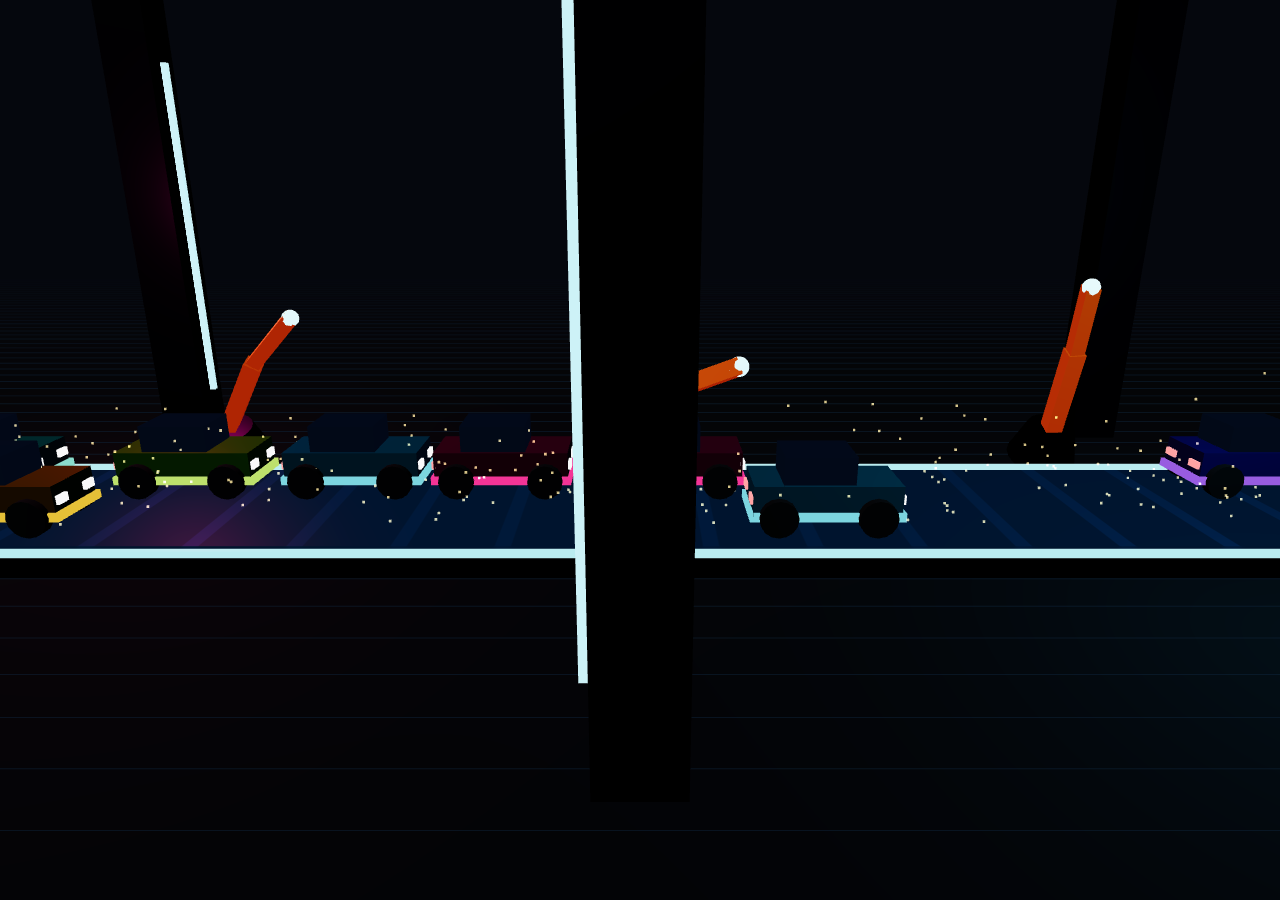
<file: car-factory/index.html>
<!DOCTYPE html>
<html lang="ja">
<head>
<meta charset="utf-8">
<meta name="viewport" content="width=device-width, initial-scale=1">
<title>Car Factory — Lively Wallpaper</title>
<style>
  html, body { margin: 0; height: 100%; overflow: hidden; background: #05070d; }
  #app { position: fixed; inset: 0; }
  #app canvas { display: block; }
</style>
</head>
<body>
<div id="app"></div>

<script src="lib/three.min.js"></script>

<script>

// ---------------------------------------------------------------- renderer/scene
const scene = new THREE.Scene();
scene.background = new THREE.Color(0x05070d);
scene.fog = new THREE.Fog(0x05070d, 24, 62);

const camera = new THREE.PerspectiveCamera(55, innerWidth / innerHeight, 0.1, 300);
const camBase = new THREE.Vector3(0, 6.6, 15.5);
camera.position.copy(camBase);
camera.lookAt(0, 1.6, 0);

const renderer = new THREE.WebGLRenderer({ antialias: true, powerPreference: 'high-performance' });
renderer.setPixelRatio(Math.min(devicePixelRatio, 2));
renderer.setSize(innerWidth, innerHeight);
renderer.outputColorSpace = THREE.SRGBColorSpace;
renderer.toneMapping = THREE.ACESFilmicToneMapping;
renderer.toneMappingExposure = 1.15;
document.getElementById('app').appendChild(renderer.domElement);

// ---------------------------------------------------------------- lights
scene.add(new THREE.HemisphereLight(0x88bbff, 0x05070d, 0.55));

const key = new THREE.DirectionalLight(0xffffff, 1.1);
key.position.set(-9, 16, 9);
scene.add(key);

const pink = new THREE.PointLight(0xff2d8d, 70, 45, 2);
pink.position.set(-11, 6, -4);
scene.add(pink);

const cyan = new THREE.PointLight(0x22e0ff, 70, 45, 2);
cyan.position.set(11, 6, 4);
scene.add(cyan);

// ---------------------------------------------------------------- floor + grid
const floor = new THREE.Mesh(
  new THREE.PlaneGeometry(300, 300),
  new THREE.MeshStandardMaterial({ color: 0x080b14, roughness: 0.92, metalness: 0.15 })
);
floor.rotation.x = -Math.PI / 2;
scene.add(floor);

const grid = new THREE.GridHelper(160, 160, 0x1b6fff, 0x112f4d);
grid.position.y = 0.012;
grid.material.transparent = true;
grid.material.opacity = 0.35;
scene.add(grid);

// ---------------------------------------------------------------- conveyor belt
const beltBody = new THREE.Mesh(
  new THREE.BoxGeometry(46, 0.42, 4.4),
  new THREE.MeshStandardMaterial({ color: 0x11141c, roughness: 0.55, metalness: 0.75 })
);
beltBody.position.set(0, 0.33, 0);
scene.add(beltBody);

function makeStripeTexture() {
  const cv = document.createElement('canvas');
  cv.width = cv.height = 64;
  const g = cv.getContext('2d');
  g.fillStyle = '#0c1320'; g.fillRect(0, 0, 64, 64);
  g.fillStyle = '#1d3a5c'; g.fillRect(0, 0, 10, 64);
  const tex = new THREE.CanvasTexture(cv);
  tex.wrapS = tex.wrapT = THREE.RepeatWrapping;
  tex.repeat.set(26, 1);
  tex.colorSpace = THREE.SRGBColorSpace;
  tex.anisotropy = 4;
  return tex;
}
const beltTex = makeStripeTexture();
const beltTop = new THREE.Mesh(
  new THREE.BoxGeometry(46, 0.08, 4.0),
  new THREE.MeshStandardMaterial({
    map: beltTex, color: 0xffffff, emissive: 0x0a2a44, emissiveIntensity: 0.7,
    roughness: 0.5, metalness: 0.8
  })
);
beltTop.position.set(0, 0.58, 0);
scene.add(beltTop);

// side rails (neon)
const railMat = new THREE.MeshStandardMaterial({ color: 0x05070d, emissive: 0x22e0ff, emissiveIntensity: 1.6, roughness: 0.4, metalness: 0.6 });
for (const z of [2.25, -2.25]) {
  const rail = new THREE.Mesh(new THREE.BoxGeometry(46, 0.12, 0.12), railMat);
  rail.position.set(0, 0.6, z);
  scene.add(rail);
}

// ---------------------------------------------------------------- cars
function createCar(color) {
  const g = new THREE.Group();

  const body = new THREE.Mesh(
    new THREE.BoxGeometry(2.6, 0.55, 1.15),
    new THREE.MeshStandardMaterial({ color, roughness: 0.22, metalness: 0.9 })
  );
  body.position.y = 0.62;
  g.add(body);

  const cabin = new THREE.Mesh(
    new THREE.BoxGeometry(1.25, 0.55, 1.0),
    new THREE.MeshStandardMaterial({ color: 0x090d15, roughness: 0.1, metalness: 0.4, emissive: 0x122033, emissiveIntensity: 0.6 })
  );
  cabin.position.set(-0.15, 1.13, 0);
  g.add(cabin);

  const skirt = new THREE.Mesh(
    new THREE.BoxGeometry(2.72, 0.16, 1.26),
    new THREE.MeshStandardMaterial({ color: 0x04060b, emissive: color, emissiveIntensity: 0.8, roughness: 0.4, metalness: 0.7 })
  );
  skirt.position.y = 0.34;
  g.add(skirt);

  const wheelGeo = new THREE.CylinderGeometry(0.34, 0.34, 0.22, 16);
  const wheelMat = new THREE.MeshStandardMaterial({ color: 0x05070d, roughness: 0.95 });
  for (const x of [0.86, -0.86]) {
    for (const z of [0.62, -0.62]) {
      const w = new THREE.Mesh(wheelGeo, wheelMat);
      w.rotation.x = Math.PI / 2;
      w.position.set(x, 0.34, z);
      g.add(w);
    }
  }

  const headMat = new THREE.MeshStandardMaterial({ color: 0xffffff, emissive: 0xffffff, emissiveIntensity: 3.2 });
  for (const z of [0.38, -0.38]) {
    const h = new THREE.Mesh(new THREE.BoxGeometry(0.1, 0.16, 0.26), headMat);
    h.position.set(1.31, 0.62, z);
    g.add(h);
  }

  const tailMat = new THREE.MeshStandardMaterial({ color: 0xff2244, emissive: 0xff2244, emissiveIntensity: 3.0 });
  for (const z of [0.38, -0.38]) {
    const t = new THREE.Mesh(new THREE.BoxGeometry(0.08, 0.14, 0.3), tailMat);
    t.position.set(-1.31, 0.62, z);
    g.add(t);
  }

  return g;
}

const cars = [];
const carColors = [0xff2d8d, 0x22e0ff, 0x9dff3a, 0xffb800, 0x8a5cff, 0xff5a1f, 0x36f1cd];
const lanes = [{ z: -0.95, speed: 3.4 }, { z: 0.95, speed: 2.5 }];
for (let i = 0; i < 16; i++) {
  const lane = lanes[i % 2];
  const car = createCar(carColors[i % carColors.length]);
  car.position.set(-22 + Math.random() * 44, 0.62, lane.z);
  car.userData.speed = lane.speed + (Math.random() - 0.5) * 0.3;
  scene.add(car);
  cars.push(car);
}

// ---------------------------------------------------------------- robot arms
const arms = [];
function createArm(x, z) {
  const g = new THREE.Group();
  const steel = new THREE.MeshStandardMaterial({ color: 0x1a2130, roughness: 0.35, metalness: 0.95 });
  const hot = new THREE.MeshStandardMaterial({ color: 0xff8a00, roughness: 0.35, metalness: 0.8, emissive: 0xff5500, emissiveIntensity: 0.3 });

  const base = new THREE.Mesh(new THREE.CylinderGeometry(0.5, 0.72, 0.8, 20), steel);
  base.position.y = 0.4;
  g.add(base);

  const shoulder = new THREE.Group();
  shoulder.position.y = 0.8;
  g.add(shoulder);

  const upper = new THREE.Mesh(new THREE.BoxGeometry(0.34, 2.0, 0.34), hot);
  upper.position.y = 1.0;
  shoulder.add(upper);

  const elbow = new THREE.Group();
  elbow.position.y = 2.0;
  shoulder.add(elbow);

  const fore = new THREE.Mesh(new THREE.BoxGeometry(0.28, 1.5, 0.28), hot);
  fore.position.y = 0.75;
  elbow.add(fore);

  const tip = new THREE.Mesh(
    new THREE.SphereGeometry(0.17, 12, 12),
    new THREE.MeshStandardMaterial({ color: 0x22e0ff, emissive: 0x22e0ff, emissiveIntensity: 3.5 })
  );
  tip.position.y = 1.5;
  elbow.add(tip);

  g.position.set(x, 0.62, z);
  g.userData = { shoulder, elbow, phase: Math.random() * Math.PI * 2 };
  scene.add(g);
  return g;
}
for (let i = -2; i <= 2; i++) {
  const z = (i % 2 === 0) ? 3.0 : -3.0;
  const a = createArm(i * 9, z);
  a.rotation.x = z > 0 ? -0.4 : 0.4;
  arms.push(a);
}

// ---------------------------------------------------------------- pillars + ceiling lights
const pillarMat = new THREE.MeshStandardMaterial({ color: 0x0b1120, roughness: 0.5, metalness: 0.7 });
const stripMat = new THREE.MeshStandardMaterial({ color: 0x00d0ff, emissive: 0x00d0ff, emissiveIntensity: 2.4 });
for (let i = -3; i <= 3; i++) {
  for (const z of [-7, 7]) {
    const p = new THREE.Mesh(new THREE.BoxGeometry(1.1, 13, 1.1), pillarMat);
    p.position.set(i * 12, 6.5, z);
    scene.add(p);

    const strip = new THREE.Mesh(new THREE.BoxGeometry(0.14, 8, 0.14), stripMat);
    strip.position.set(i * 12 + (z > 0 ? -0.62 : 0.62), 5.2, z);
    scene.add(strip);
  }
}

const lightBarMat = new THREE.MeshStandardMaterial({ color: 0xffffff, emissive: 0xbfe9ff, emissiveIntensity: 2.2 });
for (let i = -3; i <= 3; i++) {
  const bar = new THREE.Mesh(new THREE.BoxGeometry(3.2, 0.12, 0.4), lightBarMat);
  bar.position.set(i * 7, 9.5, 0);
  scene.add(bar);
}

// ---------------------------------------------------------------- sparks (points)
const SPARKS = 320;
const sparkPos = new Float32Array(SPARKS * 3);
const sparkData = [];
for (let i = 0; i < SPARKS; i++) {
  sparkData.push({
    x: (Math.random() - 0.5) * 44, y: 0.7 + Math.random() * 2.2, z: (Math.random() - 0.5) * 3.2,
    vy: 0.6 + Math.random() * 1.7, life: Math.random()
  });
}
const sparkGeo = new THREE.BufferGeometry();
sparkGeo.setAttribute('position', new THREE.BufferAttribute(sparkPos, 3));
const sparks = new THREE.Points(sparkGeo, new THREE.PointsMaterial({
  color: 0xffcc66, size: 0.09, transparent: true, opacity: 0.9,
  depthWrite: false, blending: THREE.AdditiveBlending
}));
scene.add(sparks);

// ---------------------------------------------------------------- camera parallax
const pointer = { x: 0, y: 0 };
const target = { x: 0, y: 0 };
addEventListener('pointermove', (e) => {
  target.x = (e.clientX / innerWidth) * 2 - 1;
  target.y = (e.clientY / innerHeight) * 2 - 1;
});

// ---------------------------------------------------------------- resize
addEventListener('resize', () => {
  camera.aspect = innerWidth / innerHeight;
  camera.updateProjectionMatrix();
  renderer.setSize(innerWidth, innerHeight);
});

// ---------------------------------------------------------------- animate
const clock = new THREE.Clock();
const pos = sparkGeo.attributes.position.array;

function animate() {
  const dt = Math.min(clock.getDelta(), 0.05);
  const t = clock.elapsedTime;

  // conveyor markings scroll
  beltTex.offset.x -= dt * 0.55;

  // cars flow
  for (const car of cars) {
    car.position.x += car.userData.speed * dt;
    if (car.position.x > 23) car.position.x = -23;
  }

  // robot arms
  for (const arm of arms) {
    const { shoulder, elbow, phase } = arm.userData;
    shoulder.rotation.z = Math.sin(t * 1.2 + phase) * 0.55;
    elbow.rotation.z = -0.55 + Math.sin(t * 2.1 + phase + 1) * 0.7;
  }

  // sparks
  for (let i = 0; i < SPARKS; i++) {
    const s = sparkData[i];
    if (s.life <= 0) {
      s.x = -16 + Math.random() * 32;
      s.y = 0.72;
      s.z = (Math.random() - 0.5) * 3.4;
      s.vy = 0.6 + Math.random() * 1.7;
      s.life = 0.4 + Math.random() * 0.9;
    }
    s.life -= dt;
    s.y += s.vy * dt;
    pos[i * 3] = s.x;
    pos[i * 3 + 1] = s.y;
    pos[i * 3 + 2] = s.z;
  }
  sparkGeo.attributes.position.needsUpdate = true;

  // neon light breathing
  pink.intensity = 60 + Math.sin(t * 1.7) * 18;
  cyan.intensity = 60 + Math.cos(t * 1.3) * 18;

  // parallax camera
  pointer.x += (target.x - pointer.x) * 0.05;
  pointer.y += (target.y - pointer.y) * 0.05;
  camera.position.x = camBase.x + pointer.x * 3.2;
  camera.position.y = camBase.y - pointer.y * 1.6;
  camera.lookAt(pointer.x * 1.6, 1.7, 0);

  renderer.render(scene, camera);
  requestAnimationFrame(animate);
}
animate();
</script>
</body>
</html>
</file>
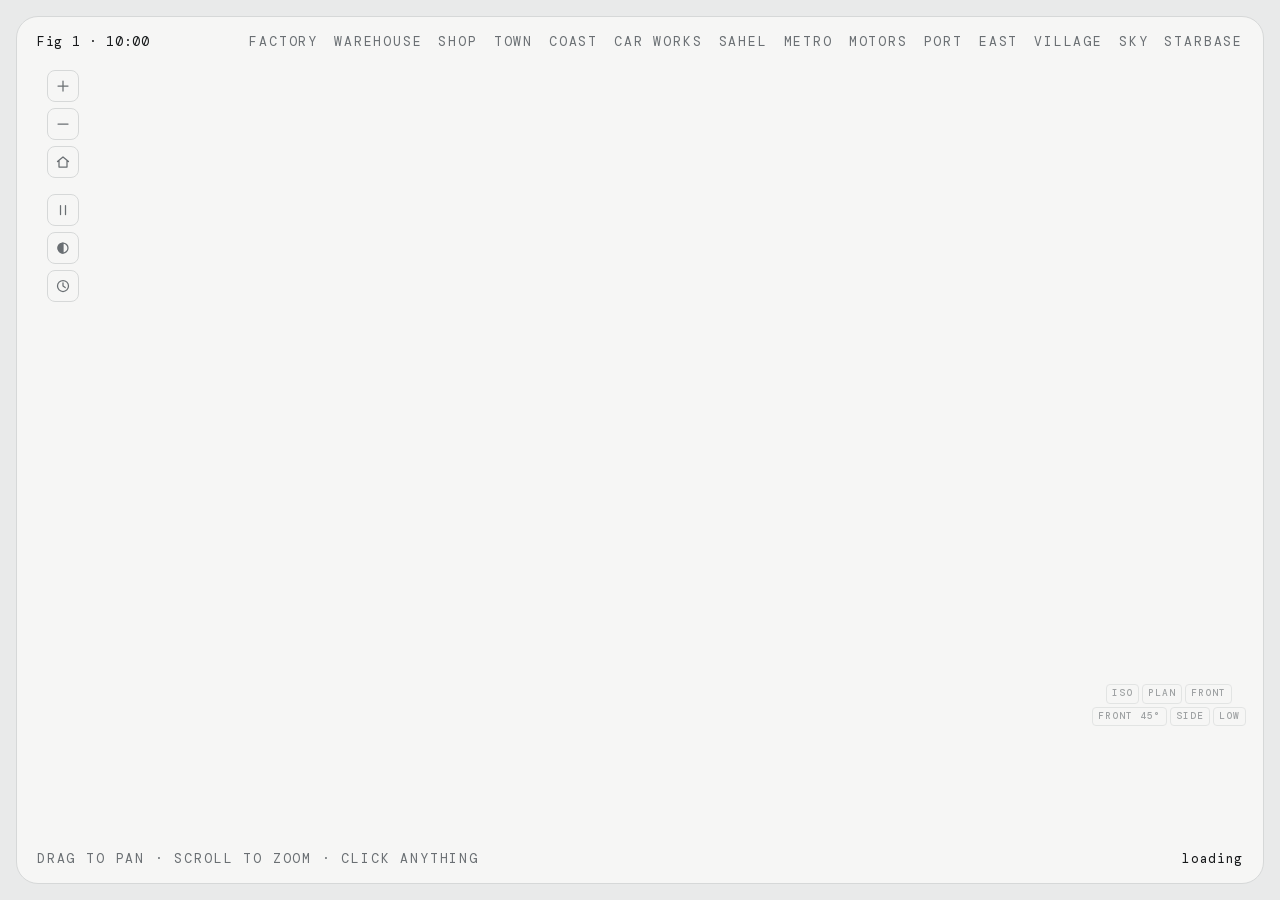
<file: factory-yard-full/index.html>
<!DOCTYPE html><html lang="en" class="dm_mono_164b4879-module__8Fr5uq__variable"><head><meta charSet="utf-8"/><meta name="viewport" content="width=device-width, initial-scale=1"/><link rel="preload" href="./_next/static/media/36363bfb06833f56-s.p.38hmww4cj4vme.woff2" as="font" crossorigin="" type="font/woff2"/><link rel="preload" href="./_next/static/media/a73419dd2ba2d841-s.p.2yee423r7ahpo.woff2" as="font" crossorigin="" type="font/woff2"/><link rel="preload" href="./_next/static/media/b12e986493c137cf-s.p.2njitm-prmz2_.woff2" as="font" crossorigin="" type="font/woff2"/><link rel="preload" href="./_next/static/media/b2fa3ef4ca165ab4-s.p.12_ml6bnugnre.woff2" as="font" crossorigin="" type="font/woff2"/><link rel="stylesheet" href="./_next/static/chunks/111zpfe70y6vd.css" data-precedence="next"/><link rel="preload" as="script" fetchPriority="low" href="./_next/static/chunks/3l04zcqx63h3y.js"/><script src="./_next/static/chunks/0nr5vralju_ts.js" async=""></script><script src="./_next/static/chunks/1rj7ns8rte9vc.js" async=""></script><script src="./_next/static/chunks/turbopack-2f6sq3vpr79ci.js" async=""></script><script src="./_next/static/chunks/3fntmmi971322.js" async=""></script><script src="./_next/static/chunks/2uipcrbdbkx9l.js" async=""></script><title>Factory Yard</title><meta name="description" content="A live isometric seaside town: a factory, a warehouse and a shop on the main road, streets, houses and villas, hills behind and the sea in front."/><meta name="next-size-adjust" content=""/><script>try{var t=localStorage.getItem('factory-yard-theme');if(t==='light'||t==='dark')document.documentElement.dataset.theme=t}catch(e){}</script><script src="./_next/static/chunks/0cz1d0mv5g_q7.js" noModule=""></script></head><body><div hidden=""><!--$--><!--/$--></div><main><figure><div class="cap"><span class="hi">Fig 1 · <span id="clock">10:00</span><span id="phase"></span></span><nav class="sites" aria-label="Places"><button data-view="0" title="Factory (1)">Factory</button><button data-view="1" title="Warehouse (2)">Warehouse</button><button data-view="2" title="Shop (3)">Shop</button><button data-view="3" title="Town (4)">Town</button><button data-view="4" title="Coast (5)">Coast</button><button data-view="5" title="Car Works (6)">Car Works</button><button data-view="6" title="Sahel (7)">Sahel</button><button data-view="7" title="Metro (8)">Metro</button><button data-view="8" title="Sahel Motors (9)">Motors</button><button data-view="9" title="Port (P)">Port</button><button data-view="10" title="The east country (E)">East</button><button data-view="11" title="Millbrook (V)">Village</button><button data-view="12" title="Beacon Hill Observatory (O)">Sky</button><button data-view="13" title="Gull Spit Starbase (S)">Starbase</button></nav></div><div class="stage" id="stage"><canvas id="view" tabindex="0" role="img" aria-label="Isometric town, live, through a day and a night: a factory, a warehouse and a shop on the main road, a town of streets, houses and villas, hills behind and the sea in front. Forklifts load pallets onto flatbed trucks, a guard opens the warehouse gate, covered trucks take the goods to the shop, a bus runs its line, people walk the streets, and when someone tries to rob the bank the police come. Drag to pan, scroll or pinch to zoom, click anything for details; a selected vehicle shows its route. Keys: 1 to 5 jump to the factory, warehouse, shop, town and coast, 0 shows the whole map, N skips six hours, [ and ] cycle through vehicles, F follows the selection, Escape closes it, Space pauses."></canvas><div class="tools" id="tools"><button id="zoomIn" title="Zoom in (+)" aria-label="Zoom in"><svg viewBox="0 0 16 16"><path d="M8 3v10M3 8h10"></path></svg></button><button id="zoomOut" title="Zoom out (−)" aria-label="Zoom out"><svg viewBox="0 0 16 16"><path d="M3 8h10"></path></svg></button><button id="home" title="Reset view (0)" aria-label="Reset view"><svg viewBox="0 0 16 16"><path d="M2.5 7.5 8 3l5.5 4.5M4 6.5V13h8V6.5"></path></svg></button><span class="gap"></span><button id="pause" title="Pause (Space)" aria-label="Pause" aria-pressed="false"><svg viewBox="0 0 16 16"><path d="M5.5 3.5v9M10.5 3.5v9"></path></svg></button><button id="theme" title="Light or dark (T)" aria-label="Switch light or dark theme"><svg viewBox="0 0 16 16"><circle cx="8" cy="8" r="5"></circle><path d="M8 3a5 5 0 0 0 0 10z" fill="currentColor"></path></svg></button><button id="time" title="Skip ahead 6 hours (N)" aria-label="Skip ahead six hours"><svg viewBox="0 0 16 16"><circle cx="8" cy="8" r="5.5"></circle><path d="M8 4.8V8l2.2 1.6"></path></svg></button></div><div class="tag hover" id="tagHover" hidden=""></div><div class="tag" id="tagSel" hidden=""></div><div class="tag stop" id="tagStop" hidden=""></div><aside class="card" id="card" role="region" aria-label="Selection details" hidden=""><div class="head"><span id="cardKind"></span><button id="cardClose" aria-label="Close details" title="Close (Esc)">×</button></div><div class="title" id="cardTitle"></div><div class="status" id="cardStatus"></div><div class="bar" id="cardBar" hidden=""><span></span><div><i></i></div></div><dl id="cardRows"></dl><div class="foot" id="cardFoot"><button id="cardFollow" aria-pressed="false" title="Follow (F)">Follow</button></div></aside><p class="note" id="note" hidden=""></p><nav class="rail" id="rail" aria-label="Viewpoint"><button data-wv="-1" title="Panorama"><i>◱</i><span>Panorama</span></button><div class="sep"></div><button data-wv="0" title="Factory"><i>1</i><span>Factory</span></button><button data-wv="1" title="Warehouse"><i>2</i><span>Warehouse</span></button><button data-wv="2" title="Shop"><i>3</i><span>Shop</span></button><button data-wv="3" title="Town"><i>4</i><span>Town</span></button><button data-wv="4" title="Coast"><i>5</i><span>Coast</span></button><button data-wv="5" title="Car Works"><i>6</i><span>Car Works</span></button><div class="sep"></div><button data-wv="6" title="Sahel"><i>7</i><span>Sahel</span></button><button data-wv="7" title="Metro"><i>8</i><span>Metro</span></button><button data-wv="8" title="Motors"><i>9</i><span>Motors</span></button><button data-wv="9" title="Port"><i>P</i><span>Port</span></button><div class="sep"></div><button data-wv="10" title="East"><i>E</i><span>East</span></button><button data-wv="11" title="Village"><i>V</i><span>Village</span></button><button data-wv="12" title="Sky"><i>O</i><span>Sky</span></button><button data-wv="13" title="Starbase"><i>S</i><span>Starbase</span></button><div class="now" id="railClock">--:--</div></nav></div><div class="cap"><span class="fine">Drag to pan · scroll to zoom · click anything</span><span class="coarse">Drag to pan · pinch to zoom · tap anything</span><span class="hi" id="readout">loading</span></div><canvas class="gizmo" id="gizmo" width="300" height="300" role="img" aria-label="Orientation gizmo: drag a coloured ring to turn the town about that axis, or the hub to turn it freely."></canvas><nav class="gpresets" id="gizmoPresets" aria-label="Angles"><button data-preset="iso" title="Iso — the shipping diagonal (54.7°, 45°)">Iso</button><button data-preset="plan" title="Plan — straight down (2°)">Plan</button><button data-preset="front" title="Front — from the sea (78°, 0°)">Front</button><button data-preset="front45" title="Front 45° — Front tipped down 45° (33°, 0°)">Front 45°</button><button data-preset="side" title="Side — along the coast (78°, 90°)">Side</button><button data-preset="low" title="Low — a flatter angle (38°, 45°)">Low</button></nav></figure></main><!--$--><!--/$--><script src="./_next/static/chunks/3l04zcqx63h3y.js" id="_R_" async=""></script><script>(self.__next_f=self.__next_f||[]).push([0])</script><script>self.__next_f.push([1,"1:\"$Sreact.fragment\"\n2:I[39756,[\"./_next/static/chunks/3fntmmi971322.js\"],\"default\"]\n3:I[37457,[\"./_next/static/chunks/3fntmmi971322.js\"],\"default\"]\n4:I[12998,[\"./_next/static/chunks/3fntmmi971322.js\",\"./_next/static/chunks/2uipcrbdbkx9l.js\"],\"default\"]\n5:I[97367,[\"./_next/static/chunks/3fntmmi971322.js\"],\"OutletBoundary\"]\n6:\"$Sreact.suspense\"\n8:I[97367,[\"./_next/static/chunks/3fntmmi971322.js\"],\"ViewportBoundary\"]\na:I[97367,[\"./_next/static/chunks/3fntmmi971322.js\"],\"MetadataBoundary\"]\nc:I[68027,[\"./_next/static/chunks/3fntmmi971322.js\"],\"default\",1]\n:HL[\"./_next/static/chunks/111zpfe70y6vd.css\",\"style\"]\n:HL[\"./_next/static/media/36363bfb06833f56-s.p.38hmww4cj4vme.woff2\",\"font\",{\"crossOrigin\":\"\",\"type\":\"font/woff2\"}]\n:HL[\"./_next/static/media/a73419dd2ba2d841-s.p.2yee423r7ahpo.woff2\",\"font\",{\"crossOrigin\":\"\",\"type\":\"font/woff2\"}]\n:HL[\"./_next/static/media/b12e986493c137cf-s.p.2njitm-prmz2_.woff2\",\"font\",{\"crossOrigin\":\"\",\"type\":\"font/woff2\"}]\n:HL[\"./_next/static/media/b2fa3ef4ca165ab4-s.p.12_ml6bnugnre.woff2\",\"font\",{\"crossOrigin\":\"\",\"type\":\"font/woff2\"}]\n0:{\"P\":null,\"c\":[\"\",\"\"],\"q\":\"\",\"i\":false,\"f\":[[[\"\",{\"children\":[\"__PAGE__\",{},\"$undefined\",\"$undefined\",4608]},\"$undefined\",\"$undefined\",4624],[[\"$\",\"$1\",\"c\",{\"children\":[[[\"$\",\"link\",\"0\",{\"rel\":\"stylesheet\",\"href\":\"./_next/static/chunks/111zpfe70y6vd.css\",\"precedence\":\"next\",\"crossOrigin\":\"$undefined\",\"nonce\":\"$undefined\"}],[\"$\",\"script\",\"script-0\",{\"src\":\"./_next/static/chunks/3fntmmi971322.js\",\"async\":true,\"nonce\":\"$undefined\"}]],[\"$\",\"html\",null,{\"lang\":\"en\",\"className\":\"dm_mono_164b4879-module__8Fr5uq__variable\",\"suppressHydrationWarning\":true,\"children\":[[\"$\",\"head\",null,{\"children\":[\"$\",\"script\",null,{\"dangerouslySetInnerHTML\":{\"__html\":\"try{var t=localStorage.getItem('factory-yard-theme');if(t==='light'||t==='dark')document.documentElement.dataset.theme=t}catch(e){}\"}}]}],[\"$\",\"body\",null,{\"children\":[\"$\",\"$L2\",null,{\"parallelRouterKey\":\"children\",\"error\":\"$undefined\",\"errorStyles\":\"$undefined\",\"errorScripts\":\"$undefined\",\"template\":[\"$\",\"$L3\",null,{}],\"templateStyles\":\"$undefined\",\"templateScripts\":\"$undefined\",\"notFound\":[[[\"$\",\"title\",null,{\"children\":\"404: This page could not be found.\"}],[\"$\",\"div\",null,{\"style\":{\"fontFamily\":\"system-ui,\\\"Segoe UI\\\",Roboto,Helvetica,Arial,sans-serif,\\\"Apple Color Emoji\\\",\\\"Segoe UI Emoji\\\"\",\"height\":\"100vh\",\"textAlign\":\"center\",\"display\":\"flex\",\"flexDirection\":\"column\",\"alignItems\":\"center\",\"justifyContent\":\"center\"},\"children\":[\"$\",\"div\",null,{\"children\":[[\"$\",\"style\",null,{\"dangerouslySetInnerHTML\":{\"__html\":\"body{color:#000;background:#fff;margin:0}.next-error-h1{border-right:1px solid rgba(0,0,0,.3)}@media (prefers-color-scheme:dark){body{color:#fff;background:#000}.next-error-h1{border-right:1px solid rgba(255,255,255,.3)}}\"}}],[\"$\",\"h1\",null,{\"className\":\"next-error-h1\",\"style\":{\"display\":\"inline-block\",\"margin\":\"0 20px 0 0\",\"padding\":\"0 23px 0 0\",\"fontSize\":24,\"fontWeight\":500,\"verticalAlign\":\"top\",\"lineHeight\":\"49px\"},\"children\":404}],[\"$\",\"div\",null,{\"style\":{\"display\":\"inline-block\"},\"children\":[\"$\",\"h2\",null,{\"style\":{\"fontSize\":14,\"fontWeight\":400,\"lineHeight\":\"49px\",\"margin\":0},\"children\":\"This page could not be found.\"}]}]]}]}]],[]],\"forbidden\":\"$undefined\",\"unauthorized\":\"$undefined\"}]}]]}]]}],{\"children\":[[\"$\",\"$1\",\"c\",{\"children\":[[\"$\",\"main\",null,{\"children\":[\"$\",\"$L4\",null,{}]}],[[\"$\",\"script\",\"script-0\",{\"src\":\"./_next/static/chunks/2uipcrbdbkx9l.js\",\"async\":true,\"nonce\":\"$undefined\"}]],[\"$\",\"$L5\",null,{\"children\":[\"$\",\"$6\",null,{\"name\":\"Next.MetadataOutlet\",\"children\":\"$@7\"}]}]]}],{},null,false,null]},null,false,null],[\"$\",\"$1\",\"h\",{\"children\":[null,[\"$\",\"$L8\",null,{\"children\":\"$L9\"}],[\"$\",\"div\",null,{\"hidden\":true,\"children\":[\"$\",\"$La\",null,{\"children\":[\"$\",\"$6\",null,{\"name\":\"Next.Metadata\",\"children\":\"$Lb\"}]}]}],[\"$\",\"meta\",null,{\"name\":\"next-size-adjust\",\"content\":\"\"}]]}],false]],\"m\":\"$undefined\",\"G\":[\"$c\",[[\"$\",\"link\",\"0\",{\"rel\":\"stylesheet\",\"href\":\"./_next/static/chunks/111zpfe70y6vd.css\",\"precedence\":\"next\",\"crossOrigin\":\"$undefined\",\"nonce\":\"$undefined\"}]]],\"S\":true,\"h\":null,\"r\":\"$undefined\",\"s\":\"$undefined\",\"a\":\"$undefined\",\"l\":\"$undefined\",\"p\":\"$undefined\",\"d\":\"$undefined\",\"b\":\"Wyp2QnMwHTKubMsX_3LmG\"}\n9:[[\"$\",\"meta\",\"0\",{\"charSet\":\"utf-8\"}],[\"$\",\"meta\",\"1\",{\"name\":\"viewport\",\"content\":\"width=device-width, initial-scale=1\"}]]\n7:null\nb:[[\"$\",\"title\",\"0\",{\"children\":\"Factory Yard\"}],[\"$\",\"meta\",\"1\",{\"name\":\"description\",\"content\":\"A live isometric seaside town: a factory, a warehouse and a shop on the main road, streets, houses and villas, hills behind and the sea in front.\"}]]\n"])</script></body></html>
</file>
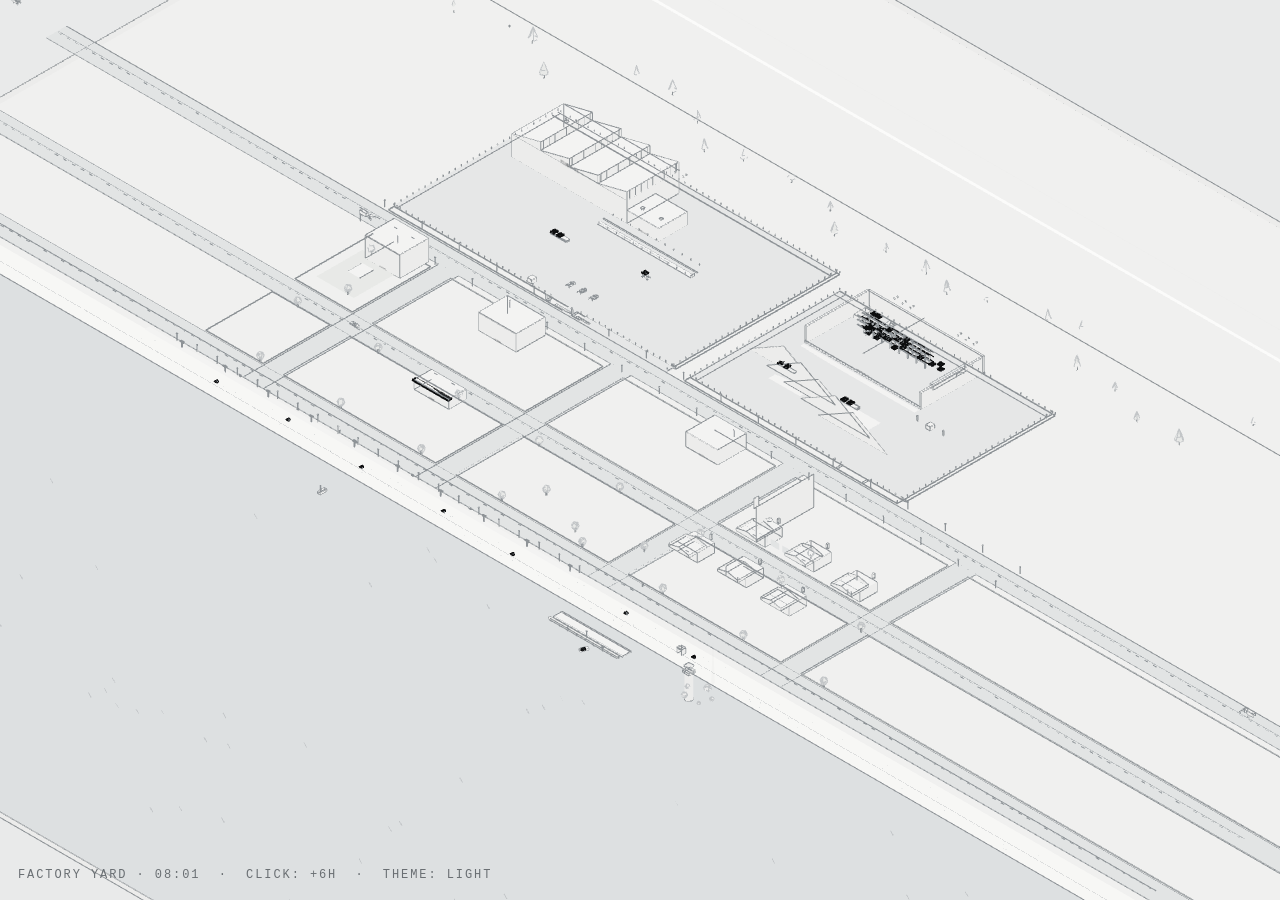
<file: factory-yard/index.html>
<!DOCTYPE html>
<html lang="ja">
<head>
<meta charset="utf-8">
<meta name="viewport" content="width=device-width, initial-scale=1">
<meta name="color-scheme" content="light dark">
<title>Factory Yard — Lively Wallpaper</title>
<style>
  html, body { margin: 0; height: 100%; overflow: hidden; background: #0c0d0e; }
  #app { position: fixed; inset: 0; }
  #app canvas { display: block; }
  #cap {
    position: fixed; left: 18px; bottom: 16px;
    font: 12px/1.4 ui-monospace, "SF Mono", Menlo, Consolas, "Liberation Mono", monospace;
    letter-spacing: .16em; text-transform: uppercase; color: #868b8f;
    pointer-events: none; user-select: none; white-space: pre;
  }
</style>
</head>
<body>
<div id="app"></div>
<div id="cap"></div>
<script src="lib/three.min.js"></script>
<script>
/* ============================================================================
   FACTORY YARD — a live isometric seaside town, as a Windows/Lively wallpaper.
   Rebuilt for UMD three.js (r160); works over file://, no network access.
   Faithful port of https://github.com/Khalidabdi1/factory (MIT):
     · orthographic camera looking down (-1,-1,-1) → iso projection
     · flat unlit faces (MeshBasicMaterial), every edge a 1px "hairline"
     · colour tokens slide from the day theme into ONE night palette after dusk
       (a day takes DAY_LEN seconds); lamps, windows and beacons light early
   Iso kernel concept after ai-iso-skill, MIT © Tolga Cohce.
   ============================================================================ */
'use strict';

/* ---- theme: OS preference, forced with #dark / #light ---- */
const _forced = /dark/i.test(location.hash) ? true : (/light/i.test(location.hash) ? false : null);
const _mq = window.matchMedia ? window.matchMedia('(prefers-color-scheme: dark)') : null;
let DARK = _forced !== null ? _forced : !!(_mq && _mq.matches);
const NO_MOTION = !!(matchMedia && matchMedia('(prefers-reduced-motion: reduce)').matches);
const TAU = Math.PI * 2;

/* ---- palettes (token values from the factory site app/globals.css) ---- */
const DAY = {
  bg: DARK ? '#0c0d0e' : '#e9eaea',
  line:   DARK ? '#3d4144' : '#8e9397',
  detail: DARK ? '#2b2e30' : '#c3c6c8',
  body:   DARK ? '#17181a' : '#ececeb',
  deck:   DARK ? '#1b1d1f' : '#f3f3f2',
  ground: DARK ? '#161719' : '#f0f0ef',
  road:   DARK ? '#111213' : '#e6e7e7',
  ko:     DARK ? '#d9dcde' : '#2a2c2e',
  koDeck: DARK ? '#e9ebec' : '#3a3d40',
  koLine: DARK ? '#5a5f63' : '#0c0d0e',
  glass:  DARK ? '#0b0c0c' : '#e2e4e4',
  live:   DARK ? '#f4f5f5' : '#0c0d0e',
  sea:    DARK ? '#0f1112' : '#dde0e1',
  sand:   DARK ? '#1c1d1f' : '#f7f7f5',
  grass:  DARK ? '#141517' : '#e8e9e7',
  snow:   DARK ? '#303336' : '#fbfbfa',
  ink:    DARK ? '#868b8f' : '#6a6f73',
  pageN:  DARK ? '#0a0b0b' : '#0c0d0e',
};
const NIGHT = {
  ground: '#0e0f10', road: '#0a0b0b', body: '#111213', deck: '#141516',
  kob: '#8c9093', kod: '#999da0', glass: '#08090a', livef: '#f4f5f5',
  window: '#e9ebec', lamp: '#f4f5f5', sea: '#090a0b', sand: '#141516',
  grass: '#0c0d0e', snow: '#232628', screen: '#e9ebec',
  line: '#33373a', detail: '#202325', koline: '#3d4144', live: '#f4f5f5',
  ink: '#70757a', paint: '#33373a',
};
const FILL_TOK = { ground: 'ground', road: 'road', body: 'body', deck: 'deck',
  kob: 'ko', kod: 'koDeck', glass: 'glass', livef: 'live', window: 'glass',
  lamp: 'deck', sea: 'sea', sand: 'sand', grass: 'grass', snow: 'snow', screen: 'ko' };
const FILL_NIGHT = { ground: 'ground', road: 'road', body: 'body', deck: 'deck',
  kob: 'kob', kod: 'kod', glass: 'glass', livef: 'livef', window: 'window',
  lamp: 'lamp', sea: 'sea', sand: 'sand', grass: 'grass', snow: 'snow', screen: 'screen' };
const LINE_TOK = { line: 'line', detail: 'detail', koline: 'koLine', live: 'live' };
const LIT = new Set(['window', 'lamp', 'screen', 'livef', 'live']);

/* ---- three setup ---- */
const canvas = document.createElement('canvas');
document.getElementById('app').appendChild(canvas);
const renderer = new THREE.WebGLRenderer({ canvas, antialias: true, alpha: false });
renderer.setPixelRatio(Math.min(devicePixelRatio || 1, 2));
renderer.outputColorSpace = THREE.SRGBColorSpace;
const scene = new THREE.Scene();
scene.background = new THREE.Color(DAY.bg);
const cap = document.getElementById('cap');

/* ---- iso kernel (skill coords: +x east/down-right, +y south/down-left, +z up) ---- */
const W = (x, y, z = 0) => new THREE.Vector3(x, z, y);
const v3 = (x, y, z) => new THREE.Vector3(x, y, z);
const norm = pts => {
  const n = new THREE.Vector3();
  for (let i = 0; i < pts.length; i++) {
    const a = pts[i], b = pts[(i + 1) % pts.length];
    n.x += (a.y - b.y) * (a.z + b.z);
    n.y += (a.z - b.z) * (a.x + b.x);
    n.z += (a.x - b.x) * (a.y + b.y);
  }
  return n.normalize();
};
const plane = (o, u, v) => {
  const O = W(...o), U = W(...u), V = W(...v);
  const n = new THREE.Vector3().crossVectors(U, V).normalize();
  return new THREE.Matrix4().makeBasis(U, V, n).setPosition(O);
};
const TOP   = (x, y, z) => plane([x, y, z], [1, 0, 0], [0, 1, 0]);
const FRONT = (x, y, z) => plane([x, y, z], [1, 0, 0], [0, 0, -1]);
const SIDE  = (x, y, z) => plane([x, y, z], [0, -1, 0], [0, 0, -1]);
/* FRONT geometry: local +v points DOWN (-z). Helpers that expect +v up: */
const WALL = (x, y, z0) => FRONT(x, y, z0);   /* v = -(metres above z0) */

/* ---- camera (site: ortho, ISO=(1,1,1).normalize(), 5000 away) ---- */
const camera = new THREE.OrthographicCamera(-1, 1, 1, -1, 3400, 6600);
const ISO = v3(1, 1, 1).normalize();
const FRAME = [6, 436, -6, 330];
let cur = null;
function frame(w, h, box, zr) {
  const target = W((box[0] + box[1]) / 2, (box[2] + box[3]) / 2, 0);
  camera.position.copy(target).addScaledVector(ISO, 5000);
  camera.lookAt(target); camera.updateMatrixWorld(true);
  let minx = 1e9, maxx = -1e9, miny = 1e9, maxy = -1e9;
  for (const x of [box[0], box[1]]) for (const y of [box[2], box[3]]) for (const z of zr) {
    const q = W(x, y, z).applyMatrix4(camera.matrixWorldInverse);
    if (q.x < minx) minx = q.x; if (q.x > maxx) maxx = q.x;
    if (q.y < miny) miny = q.y; if (q.y > maxy) maxy = q.y;
  }
  const zoom = Math.min(w / (maxx - minx), h / (maxy - miny)) * 0.86;
  const cx = (minx + maxx) / 2, cy = (miny + maxy) / 2;
  const e = camera.matrixWorld.elements;
  target.addScaledVector(v3(e[0], e[1], e[2]), -cx).addScaledVector(v3(e[4], e[5], e[6]), -cy);
  return { zoom, target };
}
function resize() {
  const w = innerWidth, h = innerHeight;
  renderer.setSize(w, h);
  camera.left = -w / 2; camera.right = w / 2; camera.top = h / 2; camera.bottom = -h / 2;
  cur = frame(w, h, FRAME, [-4, 32]);
  camera.zoom = cur.zoom;
  camera.position.copy(cur.target).addScaledVector(ISO, 5000);
  camera.lookAt(cur.target);
  camera.updateProjectionMatrix();
}
addEventListener('resize', resize);

/* ---- materials & palette hop ---- */
const FILLM = {}, LINEM = {}, TEXTM = [], EXTRA = [];
const Cday = {}, Cnight = {};
for (const k of Object.keys(FILL_TOK)) {
  Cday[k] = new THREE.Color(DAY[FILL_TOK[k]]);
  Cnight[k] = new THREE.Color(NIGHT[FILL_NIGHT[k]]);
  FILLM[k] = new THREE.MeshBasicMaterial({ color: Cday[k], side: THREE.DoubleSide,
    polygonOffset: true, polygonOffsetFactor: 1, polygonOffsetUnits: 1 });
}
for (const k of Object.keys(LINE_TOK)) {
  Cday['l' + k] = new THREE.Color(DAY[LINE_TOK[k]]);
  Cnight['l' + k] = new THREE.Color(NIGHT[LINE_TOK[k]]);
  LINEM[k] = new THREE.LineBasicMaterial({ color: Cday['l' + k],
    polygonOffset: true, polygonOffsetFactor: -1, polygonOffsetUnits: -1 });
}
Cday.ink = new THREE.Color(DAY.ink); Cnight.ink = new THREE.Color(NIGHT.ink);
Cday.paint = new THREE.Color(DAY.koLine); Cnight.paint = new THREE.Color(NIGHT.paint);
function shade(n) {
  for (const k in FILLM) {
    const lit = LIT.has(k) ? Math.min(1, n * 1.8) : n;
    FILLM[k].color.copy(Cday[k]).lerp(Cnight[k], lit);
  }
  for (const k in LINEM) {
    const lit = (k === 'live') ? Math.min(1, n * 1.8) : n;
    LINEM[k].color.copy(Cday['l' + k]).lerp(Cnight['l' + k], lit);
  }
  for (const m of TEXTM) m.color.copy(Cday.ink).lerp(Cnight.ink, n);
  for (const m of EXTRA) m.color.copy(m.userData.d).lerp(m.userData.n, m.userData.lit ? Math.min(1, n * 1.8) : n);
  scene.background.copy(new THREE.Color(DAY.bg)).lerp(new THREE.Color(DAY.pageN), n);
  cap.style.color = '#' + new THREE.Color(DAY.ink).lerp(new THREE.Color(NIGHT.ink), n).getHexString();
}

/* ---- part builder (port of the site kernel to plain three r160) ---- */
const TONE = { n: ['body', 'deck', 'line'], k: ['kob', 'kod', 'koline'],
  g: ['glass', 'glass', 'line'], gr: ['body', 'ground', 'line'], gs: ['body', 'grass', 'line'],
  l: ['lamp', 'lamp', 'line'], w: ['window', 'window', 'line'], s: ['body', 'sand', 'line'],
  nb: ['body', 'body', 'line'], kb: ['kob', 'kob', 'koline'] };
const TEX_PX = 64;
const FONT = '500 64px ui-monospace, "SF Mono", Menlo, Consolas, monospace';
const mcol = m => new THREE.Vector3().setFromMatrixColumn(m, 2).normalize();

class Part {
  constructor() { this.fill = {}; this.lines = {}; this.texts = []; }
  tri(k, a, b, c) { (this.fill[k] ??= []).push(a.x, a.y, a.z, b.x, b.y, b.z, c.x, c.y, c.z); }
  poly(k, pts) { for (let i = 0; i < pts.length - 2; i++) this.tri(k, pts[0], pts[i + 1], pts[i + 2]); }
  seg(k, a, b) { (this.lines[k] ??= []).push(a.x, a.y, a.z, b.x, b.y, b.z); }
  draw(m, segs, lift = 0.05) {
    const off = mcol(m).multiplyScalar(lift);
    const arr = this.lines.line ??= [];
    const A = new THREE.Vector3(), B = new THREE.Vector3();
    for (let i = 0; i < segs.length - 2; i += 2) {
      A.set(segs[i], segs[i + 1], 0).applyMatrix4(m).add(off);
      B.set(segs[i + 2], segs[i + 3], 0).applyMatrix4(m).add(off);
      arr.push(A.x, A.y, A.z, B.x, B.y, B.z);
    }
    return this;
  }
  loop(m, segs, lift = 0.05) {
    if (segs.length < 4) return this;
    return this.draw(m, segs.concat(segs[0], segs[1]), lift);
  }
  rect2(m, x, y, w, h, k = 'line', lift = 0.05) {
    return this.loop(m, [x, y, x + w, y, x + w, y + h, x, y + h], lift);
  }
  fill2(m, x, y, w, h, k = 'glass', lift = 0.03) {
    const off = mcol(m).multiplyScalar(lift);
    const quad = [[x, y], [x + w, y], [x + w, y + h], [x, y + h]]
      .map(([u, v]) => new THREE.Vector3(u, v, 0).applyMatrix4(m).add(off));
    this.poly(k, quad);
    return this;
  }
  poly2(m, pts, k, lift = 0.03) {
    const off = mcol(m).multiplyScalar(lift);
    const ws = pts.map(([u, v]) => new THREE.Vector3(u, v, 0).applyMatrix4(m).add(off));
    this.poly(k, ws);
    return this;
  }
  face(pts, flood, deckk) {
    const n = norm(pts);
    if (n.y > 0.55) this.poly(deckk, pts);
    else if (n.y > -0.82) this.poly(flood, pts);
  }
  ext(poly, e, tone = 'n') {
    if (poly.length < 3) return this;
    const t = TONE[tone], flood = t[0], deckk = t[1], lc = t[2];
    const A = poly.map(p => W(p[0], p[1], p[2]));
    const D = v3(e[0], e[2], e[1]);
    const B = A.map(a => a.clone().add(D));
    this.face(A, flood, deckk); this.face(B, flood, deckk);
    for (let i = 0; i < A.length; i++) {
      const j = (i + 1) % A.length;
      this.face([A[i], A[j], B[j], B[i]], flood, deckk);
      this.seg(lc, A[i], B[i]);
    }
    for (let i = 0; i < A.length; i++) { const j = (i + 1) % A.length; this.seg(lc, A[i], A[j]); }
    for (let i = 0; i < B.length; i++) { const j = (i + 1) % B.length; this.seg(lc, B[i], B[j]); }
    return this;
  }
  box(x, y, z, w, d, h, tone = 'n') {
    const t = TONE[tone], flood = t[0], deckk = t[1], lc = t[2];
    const x0 = x - w / 2, x1 = x + w / 2, y0 = y - d / 2, y1 = y + d / 2, z0 = z, z1 = z + h;
    const c = [
      [x0, y0, z1], [x1, y0, z1], [x1, y1, z1], [x0, y1, z1],
      [x0, y0, z0], [x1, y0, z0], [x1, y1, z0], [x0, y1, z0]
    ].map(p => W(p[0], p[1], p[2]));
    this.poly(deckk, [c[0], c[1], c[2], c[3]]);
    this.poly(flood, [c[0], c[1], c[5], c[4]]);
    this.poly(flood, [c[1], c[2], c[6], c[5]]);
    this.poly(flood, [c[2], c[3], c[7], c[6]]);
    this.poly(flood, [c[3], c[0], c[4], c[7]]);
    for (let i = 0; i < 4; i++) {
      const j = (i + 1) % 4;
      this.seg(lc, c[i], c[j]); this.seg(lc, c[i + 4], c[j + 4]); this.seg(lc, c[i], c[i + 4]);
    }
    return this;
  }
  cylZ(x, y, z, r, h, segs, tone = 'n') {
    const flood = TONE[tone][0], lc = TONE[tone][2];
    const P = (a, zz) => W(x + Math.cos(a) * r, y + Math.sin(a) * r, z + zz);
    for (let i = 0; i < segs; i++) {
      const a = i / segs * TAU, b = (i + 1) / segs * TAU;
      this.face([P(a, 0), P(b, 0), P(b, h), P(a, h)], flood, flood);
    }
    for (let i = 0; i < segs; i++) {
      const a = i / segs * TAU, b = (i + 1) / segs * TAU;
      this.seg(lc, P(a, 0), P(b, 0)); this.seg(lc, P(a, h), P(b, h));
    }
    return this;
  }
  cylY(x, y, z, r, w, segs, tone = 'nb') {
    const flood = TONE[tone][0];
    const P = (a, ss) => W(x + Math.cos(a) * r, y + ss, z + Math.sin(a) * r);
    for (let i = 0; i < segs; i++) {
      const a = i / segs * TAU, b = (i + 1) / segs * TAU;
      this.face([P(a, -w / 2), P(b, -w / 2), P(b, w / 2), P(a, w / 2)], flood, flood);
    }
    for (let i = 0; i < segs; i++) {
      const a = i / segs * TAU, b = (i + 1) / segs * TAU;
      this.seg('line', P(a, -w / 2), P(b, -w / 2));
    }
    return this;
  }
  /* text on plane m (u,v); flip=true for wall planes so glyphs stand upright */
  text(m, s, x, y, px, lift = 0.06, flip = false) {
    const tc = document.createElement('canvas');
    const tg = tc.getContext('2d');
    tg.font = FONT;
    const tw = Math.ceil(tg.measureText(s).width) + 8;
    tc.width = tw; tc.height = TEX_PX;
    tg.font = FONT; tg.fillStyle = '#fff'; tg.textBaseline = 'middle';
    tg.fillText(s, 4, TEX_PX / 2);
    const txt = new THREE.CanvasTexture(tc); txt.colorSpace = THREE.SRGBColorSpace;
    const mat = new THREE.MeshBasicMaterial({ map: txt, transparent: true, depthWrite: false, color: DAY.ink });
    const ph = new THREE.PlaneGeometry(px * tc.width / TEX_PX, px);
    if (flip) ph.rotateX(Math.PI);
    const off = mcol(m).multiplyScalar(lift);
    ph.applyMatrix4(m); ph.translate(off.x, off.y, off.z);
    const mesh = new THREE.Mesh(ph, mat); mesh.renderOrder = 3;
    TEXTM.push(mat); this.texts.push(mesh);
    return this;
  }
  build(name) {
    const g = new THREE.Group(); g.name = name;
    for (const k in this.fill) {
      const geo = new THREE.BufferGeometry();
      geo.setAttribute('position', new THREE.Float32BufferAttribute(this.fill[k], 3));
      g.add(new THREE.Mesh(geo, FILLM[k]));
    }
    for (const k in this.lines) {
      const geo = new THREE.BufferGeometry();
      geo.setAttribute('position', new THREE.Float32BufferAttribute(this.lines[k], 3));
      const l = new THREE.LineSegments(geo, LINEM[k]); l.renderOrder = 1;
      g.add(l);
    }
    for (const t of this.texts) g.add(t);
    return g;
  }
}

/* ---- seeded rng + helpers ---- */
function rng(seed) { let s = seed >>> 0; return () => (s = (s * 1664525 + 1013904223) >>> 0) / 4294967296; }
const rand = rng(20261009);
const clamp = (v, a, b) => Math.max(a, Math.min(b, v));
const ease = v => v * v * (3 - 2 * v);
function polygonGeoTo(p, geo, m, fill = 'grass', line = 'detail') {
  const g = geo.index ? geo.toNonIndexed() : geo;
  const pos = g.getAttribute('position');
  const v0 = new THREE.Vector3(), v1 = new THREE.Vector3(), v2 = new THREE.Vector3();
  for (let i = 0; i < pos.count; i += 3) {
    v0.fromBufferAttribute(pos, i).applyMatrix4(m);
    v1.fromBufferAttribute(pos, i + 1).applyMatrix4(m);
    v2.fromBufferAttribute(pos, i + 2).applyMatrix4(m);
    p.tri(fill, v0, v1, v2);
  }
  const edges = new THREE.EdgesGeometry(g);
  const ep = edges.getAttribute('position');
  for (let i = 0; i < ep.count; i += 2) {
    v0.fromBufferAttribute(ep, i).applyMatrix4(m);
    v1.fromBufferAttribute(ep, i + 1).applyMatrix4(m);
    p.seg(line, v0, v1);
  }
}
const tree = (p, x, y, s = 1) => {
  p.box(x - .22 * s, y - .22 * s, 0, .44 * s, .44 * s, 2.2 * s);
  const m = new THREE.Matrix4().compose(W(x, y, 3.9 * s), new THREE.Quaternion(), v3(2 * s, 2.2 * s, 2 * s));
  polygonGeoTo(p, new THREE.IcosahedronGeometry(1, 0), m);
};
const pine = (p, x, y, s = 1) => {
  p.box(x - .15 * s, y - .15 * s, 0, .3 * s, .3 * s, 1.2 * s);
  const m = new THREE.Matrix4().compose(W(x, y, 4.4 * s), new THREE.Quaternion(), v3(1.5 * s, 4.4 * s, 1.5 * s));
  polygonGeoTo(p, new THREE.ConeGeometry(1, 1, 7), m);
};
function lampPost(p, x, y) {
  p.box(x - .05, y - .05, 0, .1, .1, 3.85);
  p.box(x - .22, y - .22, 3.85, .44, .44, .3, 'l');
  p.seg('line', W(x - .2, y, 4.1), W(x + .2, y, 4.1));
}
function bench(p, x, y) {
  p.box(x, y, .4, 1.2, .42, .12);
  p.box(x - .5, y, .75, .14, .42, .5);
  p.box(x + .5, y, .75, .14, .42, .5);
  p.box(x - .5, y, .45, .14, .42, .12);
  p.box(x + .5, y, .45, .14, .42, .12);
}
function palm(p, x, y) {
  p.box(x - .14, y - .14, 0, .28, .28, 3.6);
  const fr = [[-0.4, 0], [0.4, 0], [0, -.4], [0, .4], [.3, .3], [-.3, .3], [.3, -.3], [-.3, -.3]];
  for (const [dx, dy] of fr) p.box(x + dx * 1.1, y + dy * 1.1, 3.55, 1.7, .3, .12, 's');
}
function pallet(p, x, y, z) {
  p.box(x, y, z, 2.2, 2.2, .12, 'kb');
  p.box(x - .8, y - .8, z, .9, .9, .5, 'k');
  p.box(x + .8, y - .8, z, .9, .9, .5, 'k');
  p.box(x - .8, y + .8, z, .9, .9, .5, 'k');
  p.box(x + .8, y + .8, z, .9, .9, .5, 'k');
}

/* ============================================================================
   THE SHEET — ground, sea, roads, yards, fences, hills
   ============================================================================ */
const CURB = .3, SEA_Z = -.6;
function buildWorld() {
  const p = new Part();
  p.ext([[-200, -180, -4], [-200, 620, -4], [-200, 620, SEA_Z], [-200, 296, SEA_Z],
    [-200, 289, 0], [-200, -180, 0]], [1000, 0, 0], 'gr');
  p.poly('sand', [W(-200, 289, .05), W(800, 289, .05), W(800, 296, SEA_Z + .04), W(-200, 296, SEA_Z + .04)]);
  p.fill2(TOP(-200, 279, .02), 0, 0, 1000, 10, 'sand', 0);
  p.draw(TOP(0, 0, 0), [-200, 289, 800, 289], .1);
  for (let i = 0; i < 90; i++) {
    const x = rand() * 760 - 10, y = 281 + rand() * 13;
    p.seg('detail', W(x, y, .06), W(x + .35, y + .18, .06));
  }
  p.fill2(TOP(-200, 296, SEA_Z), 0, 0, 1000, 324, 'sea', .02);
  p.fill2(FRONT(-200, 620, SEA_Z), 0, 0, 1000, 3.4, 'sea');
  p.fill2(SIDE(800, -180, SEA_Z), 0, 0, 800, 3.4, 'sea');
  for (let i = 0; i < 60; i++) {
    const x = 30 + rand() * 700, y = 310 + rand() * 280;
    p.seg('detail', W(x, y, SEA_Z + .05), W(x + 4, y + 2, SEA_Z + .05));
  }
  const cols = [[12, 52], [66, 172], [186, 292], [306, 412], [426, 850]];
  for (const [a, b] of cols) {
    block(p, a, 142.6, b - a, 54.4);
    block(p, a, 212.6, b - a, 46.4);
  }
  return p;
}
function block(p, x, y, w, d) {
  p.ext([[x, y, 0], [x + w, y, 0], [x + w, y + d, 0], [x, y + d, 0]], [0, 0, CURB], 'gr');
}

function buildRoads() {
  const p = new Part();
  const road = (x, y, w, d) => p.fill2(TOP(x, y, 0), 0, 0, w, d, 'glass', .02);
  const lanes = (x, y, w) => {
    p.draw(TOP(0, 0, 0), [x, y, x + w, y], .06);
    for (let i = 0; i < w / 6; i++) p.draw(TOP(0, 0, 0), [x + i * 6 + 1, y + .9, x + i * 6 + 3.4, y + .9], .07);
  };
  road(-220, 124, 1100, 14); lanes(-220, 130.2, 1000);
  p.draw(TOP(0, 0, 0), [-220, 124, 880, 124], .09); p.draw(TOP(0, 0, 0), [-220, 138, 880, 138], .09);
  road(-220, 198, 1100, 14); lanes(-220, 204.2, 900);
  p.draw(TOP(0, 0, 0), [-220, 198, 880, 198], .09); p.draw(TOP(0, 0, 0), [-220, 212, 880, 212], .09);
  road(-220, 260, 1100, 14); lanes(-220, 266, 900);
  p.draw(TOP(0, 0, 0), [-220, 260, 880, 260], .09); p.draw(TOP(0, 0, 0), [-220, 274, 880, 274], .09);
  for (const a of [60, 180, 300, 420]) {
    road(a - 7, 138, 14, 136);
    p.draw(TOP(0, 0, 0), [a - 7, 138, a - 7, 274], .05); p.draw(TOP(0, 0, 0), [a + 7, 138, a + 7, 274], .05);
    for (let i = 0; i < 4; i++) p.fill2(TOP(a - 1.5, 260.6 + i * 1.2, 0), 0, 0, 3, 1.1, 'sand', .08);
  }
  return p;
}

function buildYards() {
  const p = new Part();
  p.fill2(TOP(2, 4, .02), 0, 0, 194, 114, 'road', 0);
  p.fill2(TOP(14, 48, .02), .4, .4, 79.2, 35.2, 'ground', .005);
  p.fill2(TOP(84.5, 44, .02), 0, 0, 65.3, 15.5, 'road', 0);
  for (const sy of [72, 90]) {
    p.fill2(TOP(134, sy, .04), 0, 0, 42, 10, 'deck', .02);
    for (let i = 0; i < 7; i++) p.fill2(TOP(136.5 + i * 6, sy + 1.2, .02), 0, 0, 5.4, 3.4, 'road', .08);
  }
  p.text(TOP(0, 0, 0), 'STAGING A', 146, 90.6, 1.4);
  p.text(TOP(0, 0, 0), 'STAGING B', 146, 72.6, 1.4);
  p.fill2(TOP(28, 80, .04), 4.5, 0, 22, 11, 'deck', .02);
  p.fill2(TOP(74, 80, .04), 0, 0, 22, 11, 'deck', .02);
  p.text(TOP(0, 0, 0), 'BAY 1', 39, 83.2, 1.4);
  p.text(TOP(0, 0, 0), 'BAY 2', 85, 83.2, 1.4);
  p.fill2(TOP(106, 100, .04), 0, 0, 28, 14, 'deck', .02);
  for (let i = 0; i < 3; i++) p.fill2(TOP(111 + i * 8, 102, .05), 0, 0, 3.2, 6.4, 'road', .09);
  p.text(TOP(0, 0, 0), 'OUT', 117, 120.8, 1.6);
  p.text(TOP(0, 0, 0), 'IN', 129, 120.8, 1.6);
  p.fill2(TOP(124, 118, .02), 0, 0, 6, 5.5, 'road', 0);
  p.fill2(TOP(136, 118.5, .02), 0, 0, 62, 5.5, 'road', 0);
  p.text(TOP(0, 0, 0), 'TRUCKS', 167, 121.6, 1.6);
  p.fill2(TOP(208, 14, .02), 0, 0, 148, 104, 'road', 0);
  for (const dx of [232, 276]) {
    p.fill2(TOP(dx, 80, .04), 4.5, 0, 22, 12, 'deck', .02);
    p.fill2(TOP(dx + 3, 82, .06), 0, 0, 7.4, 3.6, 'road', .1);
    p.text(TOP(0, 0, 0), 'DOCK ' + (dx === 232 ? 1 : 2), dx + 14, 84, 1.4);
  }
  p.fill2(TOP(228, 59, .04), 0, 0, 80, 3, 'deck', .02);
  p.text(TOP(0, 0, 0), 'DELIVERIES', 232, 74, 1.4);
  p.text(TOP(0, 0, 0), 'PICKING', 232, 52, 1.2);
  p.text(TOP(0, 0, 0), 'PACKING', 250, 52, 1.2);
  return p;
}

function fence(p, x, y, w, d, gaps = []) {
  const x1 = x + w, y1 = y + d, posts = [];
  for (let gx = x; gx <= x1; gx += 4.2) if (!(gx > gaps[0] && gx < gaps[1])) posts.push([gx, y]);
  for (let gy = y + 4.2; gy <= y1; gy += 4.2) posts.push([x, gy]);
  posts.push([x1, y]); posts.push([x1, y1]);
  for (const [px, py] of posts) p.box(px, py, 0, .14, .14, 1.05);
  p.loop(TOP(0, 0, 0), [x, y, x1, y, x1, y1, x, y1], .65);
  p.loop(TOP(0, 0, 0), [x, y, x1, y, x1, y1, x, y1], .98);
  if (gaps.length) {
    const [ga, gb] = gaps;
    p.loop(TOP(0, 0, 0), [ga - .6, y, ga + .6, y, ga + .6, y1, ga - .6, y1], .5);
    p.loop(TOP(0, 0, 0), [gb - .6, y, gb + .6, y, gb + .6, y1, gb - .6, y1], .5);
  }
}
function buildFences() {
  const p = new Part();
  fence(p, 2, 4, 194, 4); fence(p, 2, 4, 2, 114); fence(p, 2, 118, 194, 4, [112, 130]);
  fence(p, 196, 4, 2, 114);
  fence(p, 208, 14, 148, 4, [314, 332]); fence(p, 356, 14, 2, 104);
  fence(p, 208, 14, 4, 104); fence(p, 208, 118, 148, 4, [314, 332]);
  return p;
}

function buildHills() {
  const p = new Part();
  p.poly('ground', [W(-200, -4, 0), W(800, -4, 0), W(800, -70, 22), W(-200, -70, 22)]);
  p.poly('ground', [W(-200, -70, 22), W(800, -70, 22), W(800, -88, 27), W(-200, -88, 27)]);
  p.poly('body', [W(-200, -88, -4), W(800, -88, -4), W(800, -88, 27), W(-200, -88, 27)]);
  p.poly('body', [W(-200, -70, 0), W(800, -70, 0), W(800, -88, 27), W(-200, -88, 27)]);
  p.poly('snow', [W(-200, -66, 20.2), W(800, -66, 20.2), W(800, -74, 23.2), W(-200, -74, 23.2)]);
  for (let i = 1; i < 5; i++) {
    const z = i / 5 * 22, yy = -4 + (-66) * (i / 5);
    p.draw(TOP(0, 0, 0), [-200, yy, 800, yy], z);
  }
  for (let x = -160; x < 780; x += 24) {
    const yy = -8 - rand() * 46, s = .8 + rand() * .9;
    pine(p, x + (rand() - .5) * 14, yy, s);
  }
  return p;
}

/* ============================================================================
   INDUSTRY — Plant 01, conveyor, Warehouse 01 (cut open), gates
   ============================================================================ */
function buildFactory() {
  const p = new Part();
  p.box(54, 30, 0, 80, 36, 14);
  for (let i = 0; i < 4; i++) {
    const x0 = 14 + 20 * i;
    p.ext([[x0, 12, 14], [x0 + 20, 12, 14], [x0 + 20, 12, 19]], [0, 36, 0], 'n');
    const M = SIDE(x0 + 20, 30, 16.5);
    p.fill2(M, -16.5, -2.5, 33, 5, 'window', .04);
    for (let u = -16; u <= 16; u += 4) p.draw(M, [u, -2.5, u, 2.5], .07);
    p.draw(M, [-16.5, -2.5, -16.5, 2.5], .07);
    p.draw(M, [16.5, -2.5, 16.5, 2.5], .07);
  }
  const F = FRONT(54, 48, 14);
  p.rect2(F, -40, .6, 80, 4.4);
  p.text(F, 'PLANT 01', -25, 2.6, 2.6, .25, true);
  for (let i = 0; i < 4; i++) p.fill2(FRONT(24 + i * 20, 48, 0), -6, -5, 12, 5, 'glass', .04);
  p.cylZ(26, 22, 0, 1.2, 14.5, 12);
  p.box(26, 22, 14.5, 2, 2, 1, 'nb');
  p.box(26, 22, 15.6, 1.1, 1.1, .8, 'l');
  p.box(105, 38, 0, 22, 20, 8);
  const OF = FRONT(105, 48, 0);
  p.fill2(OF, -8, -6.8, 16, 1.6, 'window', .04);
  for (let i = 0; i < 4; i++) p.fill2(OF, -8 + i * 5.2, -3.2, 3.4, 1.6, 'window', .04);
  p.text(OF, 'OFFICE', -4, -8.2, 1.5, .1, true);
  for (const [fx, fy] of [[99, 42], [112, 42]]) {
    p.cylZ(fx, fy, 8, .7, .8, 10);
    p.box(fx, fy, 8.8, 1.7, 1.7, .15, 'nb');
  }
  return p;
}

function buildConveyor() {
  const p = new Part();
  for (let x = 84.5; x <= 149.5; x += 6) {
    p.box(x, 57.9, 0, .2, .2, 1.0);
    p.box(x, 48, 0, .2, .2, 1.0);
  }
  p.box(116, 53.7, .3, 65.4, .5, .3);
  p.fill2(TOP(84.5, 56.75, 1.0), 0, 0, 65.4, 2.5, 'deck', .02);
  p.draw(TOP(84.5, 56.75, 1.0), [0, 0, 65.4, 0], .4);
  p.draw(TOP(84.5, 56.75, 1.0), [0, 2.5, 65.4, 2.5], .4);
  for (let i = 0; i < 54; i++) {
    const u = 86 + i * .9;
    p.seg('detail', W(u, 57.9, 1.06), W(u, 58.6, 1.06));
  }
  p.box(149.8, 58.1, 1.0, .2, 2.5, 1.15, 'nb');
  return p;
}

function buildWarehouse() {
  const p = new Part();
  const X0 = 228, X1 = 308, Y0 = 14, Y1 = 58, H = 10, RZ = 13.5, RY = 36;
  p.fill2(TOP(X0, Y0, .02), 0, 0, X1 - X0, Y1 - Y0, 'deck', .01);
  p.ext([[X0, Y1, 0], [X1, Y1, 0]], [0, 0, 1.7], 'n');
  p.draw(TOP(X0, Y1, 1.7), [0, 0, X1 - X0, 0], .06);
  for (let x = X0; x < X1; x += 2) p.draw(TOP(x, Y1, 1.7), [0, 0, .9, .9], .08);
  p.box(X0, 36, 0, 1, 44, 10);
  p.box(X1, 36, 0, 1, 44, 10);
  p.box(268, Y0, 0, 80, 1, 10);
  p.seg('line', W(X0, Y1, 0), W(X1, Y1, 0));
  p.seg('line', W(268, Y1, RZ), W(268, Y0 + 1, RZ));
  for (let x = X0 + 8; x < X1; x += 16) {
    const yv = 22 + (x / (X1 - X0)) * 20;
    p.poly2(FRONT(x, yv, 0), [[-24, 0], [24, 0], [0, -13.5]], 'body', .02);
    p.draw(FRONT(x, yv, 0), [-24, 0, 24, 0], .04);
    p.draw(FRONT(x, yv, 0), [0, -13.5, -24, 0], .04);
    p.draw(FRONT(x, yv, 0), [0, -13.5, 24, 0], .04);
  }
  for (let r = 0; r < 2; r++) {
    const ry = r === 0 ? 28.4 : 31.6;
    for (let b = 0; b < 8; b++) {
      const rb = 243 + b * 6;
      p.box(rb, ry, 0, .18, .6, 9.6, 'nb');
      for (const lv of [2.85, 5.85, 8.45]) {
        p.box(240.5 + b * 6, ry, lv, 5.1, .35, .22, 'nb');
        p.seg('koline', W(rb - 2.6, ry - .3, lv + .6), W(rb + 2.6, ry - .3, lv + .6));
      }
    }
    p.draw(TOP(240, ry, .2), [0, 0, 48, 0], .7);
  }
  for (const [rb, ry, lv] of [[246, 29.65, 2.85], [252, 29.65, 2.85], [258, 29.65, 2.85],
    [246, 29.65, 5.85], [252, 29.65, 5.85], [264, 29.65, 5.85], [270, 29.65, 5.85],
    [258, 29.65, 8.45], [270, 29.65, 8.45], [288, 29.65, 2.85], [294, 29.65, 2.85], [294, 29.65, 5.85],
    [247, 32.85, 2.85], [253, 32.85, 2.85], [265, 32.85, 2.85], [247, 32.85, 5.85],
    [259, 32.85, 5.85], [271, 32.85, 5.85], [283, 32.85, 5.85], [271, 32.85, 8.45]])
    pallet(p, rb, ry, lv);
  p.box(232, 22, 0, 4, 8, 2.2, 'nb');
  for (let i = 0; i < 3; i++) pallet(p, 236 + i * 1.6, 18, 1.3);
  p.box(250, 20, 0, 1.6, 1.6, 3.2, 'nb');
  p.box(247, 18, 0, 4.4, 4, .6, 'nb');
  p.box(300, 30, 0, 2, 24, 3, 'g');
  p.box(302, 24, 0, 2.4, 3, 1.2, 'nb');
  const S = FRONT(268, Y1, 1.7);
  p.rect2(S, -26, .2, 52, 1.3);
  p.text(S, 'WAREHOUSE 01', -24, .8, 1.2, .16, true);
  return p;
}

function buildGate() {
  const p = new Part();
  for (const gx of [112, 130]) p.box(gx, 122, 0, .5, .5, 3.2);
  p.box(96, 116, 0, 3, 3.2, 2.3);
  const BF = FRONT(96, 117.6, 0);
  p.fill2(BF, .4, -2.2, 2.2, 1.6, 'window', .04);
  for (const gx of [114, 128.5]) {
    p.box(gx, 122, .3, 1, 1, .18, 'nb');
    p.box(gx + 9, 122, .3, 9, 1, .18, 'nb');
  }
  for (const gx of [314, 332]) p.box(gx, 66, 0, .5, .5, 3.2);
  p.box(323, 66, 0, 3, 3.2, 2.3);
  p.text(FRONT(323, 64.4, 0), 'GATE', .3, -1.4, 1.3, .1, true);
  return p;
}

/* ============================================================================
   TOWN — flats, shop, houses, park, civic hall with a working clock
   ============================================================================ */
function flats(p, x, y, w, d, h) {
  p.box(x, y, 0, w, d, h, 'n');
  const floors = Math.floor(h / 2.9);
  for (let i = 0; i < floors; i++) {
    const z = h - .5 - i * 2.9;
    for (let j = 0; j < Math.floor(w / 3); j++)
      p.fill2(FRONT(x, y + d / 2, 0), -w / 2 + 1 + j * 3, -z, 2, 1.5, 'window', .04);
  }
  const F = FRONT(x, y + d / 2, 0);
  p.text(F, 'FLATS', 0, -(h - 1.2), 1.4, .08, true);
  p.draw(F, [-w / 2, -h + .4, w / 2, -h + .4], .06);
  p.draw(F, [-w / 2, -0.4, w / 2, -0.4], .06);
}
function shop(p, x, y, w, d, h) {
  p.box(x, y, 0, w, d, h, 'n');
  const F = FRONT(x, y + d / 2, 0);
  p.fill2(F, -w / 2 + 2, -(h - .5), w - 6, h - .5, 'glass', .04);
  p.draw(F, [-w / 2 + 2, -(h - .5), w / 2 - 4, -(h - .5)], .07);
  p.box(x, y + d / 2 - .4, h - .5, w + 1.2, 2.6, .5, 'kb');
  p.text(F, 'SHOP', 0, -(h - .2), 1.6, .08, true);
}
function house(p, x, y, w, d, h) {
  p.box(x, y, 0, w, d, h, 'n');
  p.ext([[x - w / 2, y, h], [x - w / 2, y, h + 1.4], [x, y, h + 3], [x + w / 2, y, h + 1.4], [x + w / 2, y, h]], [0, d, 0], 'n');
  const F = FRONT(x, y + d / 2, 0);
  p.fill2(F, -w / 2 + 2, -4, 2, 3, 'window', .04);
  p.fill2(F, -1.4, -3.4, 2.4, 3.4, 'body', .06);
  p.fill2(F, w / 2 - 4, -4, 2, 3, 'window', .04);
  p.rect2(F, -1.4, -3.4, 2.4, 3.4);
  p.box(x + w / 2 - 2.4, y - d / 2, h + 1.2, 1, 1, 2.6, 'nb');
}
function civicHall(p, x, y, w, d, h) {
  p.box(x, y, 0, w, d, h, 'n');
  const F = FRONT(x, y + d / 2, 0);
  p.draw(F, [-w / 2, -0.4, w / 2, -0.4], .08);
  for (let i = 0; i < 3; i++) p.fill2(F, -w / 2 + 2 + i * 8, -6, 6, 4, 'glass', .04);
  p.text(F, 'TOWN HALL', 0, -(h - .2), 1.4, .08, true);
  p.box(x, y + d / 2, h, w / 4, 3.4, 6);
  p.rect2(FRONT(x, y + d / 2, h + 1), -w / 8, 0, w / 4, 2.2);
}
function buildClock(px, py, pz, radius) {
  const g = new THREE.Group();
  g.position.set(px, pz, py);
  g.quaternion.setFromUnitVectors(v3(0, 0, 1), v3(0, 1, 0));
  const rim = new THREE.LineLoop(
    new THREE.BufferGeometry().setFromPoints(
      Array.from({ length: 32 }, (_, i) => {
        const a = i / 32 * TAU;
        return v3(Math.cos(a) * radius, Math.sin(a) * radius, 0);
      })), LINEM.line);
  rim.renderOrder = 1;
  g.add(rim);
  const dm = new THREE.Mesh(new THREE.CircleGeometry(radius, 32), FILLM.deck);
  g.add(dm);
  const handMat = new THREE.MeshBasicMaterial({ color: DAY.line, side: THREE.DoubleSide });
  handMat.userData = { d: new THREE.Color(DAY.line), n: new THREE.Color(NIGHT.line), lit: true };
  EXTRA.push(handMat);
  const mk = (len, w) => {
    const hr = new THREE.Group();
    const bar = new THREE.Mesh(new THREE.PlaneGeometry(w, len), handMat);
    bar.geometry.translate(0, len / 2, 0);
    hr.add(bar);
    return hr;
  };
  const hh = mk(radius * .55, .14);
  const minG = mk(radius * .8, .1);
  g.add(hh); g.add(minG);
  g.userData = { hh, minG };
  return g;
}

/* ============================================================================
   COAST & SEA — promenade, pier, lighthouse (beaming at night), boats
   ============================================================================ */
function buildCoast() {
  const p = new Part();
  p.fill2(TOP(-10, 276.4, .02), 0, 0, 300, 3.2, 'deck', 0);
  for (let x = 8; x < 300; x += 14) lampPost(p, x, 275);
  for (let x = 8; x < 300; x += 30) palm(p, x + 6, 277.5);
  for (let x = 12; x < 280; x += 40) bench(p, x, 275);
  for (const [ux, uy] of [[48, 287], [96, 285], [150, 288], [205, 286], [255, 288], [330, 284], [380, 287]]) {
    p.box(ux, uy, 0, .12, .12, 1.5, 'nb');
    p.ext([[ux - 1, uy, 1.5], [ux, uy, 2.4], [ux + 1, uy, 1.5]], [0, 1.4, 0], 'kb');
  }
  p.box(372, 288, 0, 3, 3, 3.4, 'n');
  p.box(372, 289, 3.4, 2.6, 1.6, .6, 'nb');
  p.box(330, 308, 0, 48, 6, .8, 'n');
  p.box(330, 314, .8, 48, 1, 1.2, 'nb');
  for (let x = 307; x < 354; x += 6) p.box(x, 314, 0, .3, .3, .8);
  lampPost(p, 330, 312); bench(p, 318, 313); bench(p, 342, 313);
  for (const [rx, ry, rs] of [[394, 306, 1.4], [402, 300, 2], [410, 305, 1.2], [398, 312, 1.6], [408, 312, 1]]) {
    const m = new THREE.Matrix4().compose(W(rx, ry, 0), new THREE.Quaternion(), v3(rs, rs, rs));
    polygonGeoTo(p, new THREE.IcosahedronGeometry(1, 0), m, 'body', 'detail');
  }
  return p;
}
function buildLighthouse() {
  const g = new THREE.Group();
  const p = new Part();
  p.cylZ(402, 312.9, 0, 2.2, 16, 12, 'n');
  p.box(402, 312.9, 16, 4.4, 4.4, 1.2, 'nb');
  p.cylZ(402, 312.9, 17.2, 1.2, 2.4, 12, 'l');
  p.box(402, 312.9, 19.6, 3.4, 3.4, .7, 'nb');
  g.add(p.build('lighthouse'));
  const beam = new THREE.Group();
  const bm = new THREE.Mesh(new THREE.ConeGeometry(1, 26, 4),
    new THREE.MeshBasicMaterial({ color: DAY.live, transparent: true, opacity: .18,
      side: THREE.DoubleSide, depthWrite: false, depthTest: true }));
  bm.rotation.y = Math.PI / 2;
  bm.geometry.translate(13, 0, 0);
  beam.add(bm);
  beam.position.set(402, 18.6, 312.9);
  g.add(beam);
  g.userData = { beam, mat: bm.material };
  return g;
}
function makeBoat(kind) {
  const p = new Part();
  if (kind === 'sail') {
    p.box(0, 0, 0, 4.2, 1.6, 1.1, 's');
    p.box(0, .7, .4, .5, .5, .8, 'nb');
    p.box(.5, .6, .9, .14, .14, 2.8, 'nb');
    p.fill2(SIDE(1, 0, 3), -1.1, 0, 2.2, 2.8, 'kb', .02);
  } else {
    p.box(0, 0, 0, 4.6, 1.8, .9, 'n');
    p.box(-.6, .6, .6, 2.2, 1, .8, 'kb');
  }
  return p.build(kind);
}

/* ============================================================================
   VEHICLES & PEOPLE (models face +x; pose = position (x,z,y))
   ============================================================================ */
function buildVan() {
  const p = new Part();
  p.box(-1.2, 0, .55, 1.2, 1.7, 1.45);
  p.box(-5.6, 0, .55, 4.4, 1.7, 1.9);
  p.fill2(FRONT(-1.2, .85, .5), -0.6, -1.4, 1.2, .8, 'window', .03);
  p.fill2(SIDE(0, 0, .5), -0.5, -1.0, 1, 1.0, 'window', .03);
  for (const wy of [1.25, -1.95]) p.cylY(0, wy, .62, .5, .4, 10);
  for (const wy of [1.25, -1.95]) p.cylY(-5.6, wy, .62, .5, .4, 10);
  p.box(-.1, 1.1, .75, .4, .4, .35, 'l');
  p.box(-.1, -1.1, .75, .4, .4, .35, 'l');
  return p.build('van');
}
function buildCar() {
  const p = new Part();
  p.box(-.2, 0, .3, 3.4, 1.5, .55);
  p.box(-1.6, 0, .85, 2.2, 1.35, .6, 'g');
  p.box(-.3, 0, .85, 1, 1.3, .5);
  for (const wy of [1.15, -1.15]) { p.cylY(-.1, wy, .5, .42, .36, 10); p.cylY(-2.9, wy, .5, .42, .36, 10); }
  p.box(-.05, 1.1, .7, .34, .42, .28, 'l');
  p.box(-.05, -1.1, .7, .34, .42, .28, 'l');
  return p.build('car');
}
function buildForklift() {
  const p = new Part();
  p.box(0, 0, .4, 1.7, 1.2, .55);
  p.box(0, 0, .95, 1.1, 1.2, 1.3);
  p.box(1.5, 0, .55, .9, 1.2, 1.9, 'nb');
  p.box(.3, .5, .55, 3, .44, .12, 'nb');
  for (const wy of [1.05, -1.05]) { p.cylY(1.7, wy, .4, .45, .36, 10); p.cylY(-1.5, wy, .4, .45, .36, 10); }
  return p.build('fork');
}
function buildSemi() {
  const g = new THREE.Group();
  const t = new Part();
  t.box(-1.2, 0, .45, 2.2, 1.6, 1.1);
  t.box(-.6, 0, 1.55, 1.9, 1.6, 1.6);
  t.box(-.9, 0, 1.55, .6, 1.6, 1.7);
  for (const wy of [1.05, -1.05]) { t.cylY(0, wy, .5, .5, .42, 10); t.cylY(-2.4, wy, .5, .5, .42, 10); }
  g.add(t.build('tractor'));
  const tr = new Part();
  tr.box(-9.5, 0, .75, 3, 2.2, .4);
  tr.box(-9.5, 0, 1.15, 12, 2.2, 1.1);
  tr.box(-9.5, 0, 2.1, 12, 2.2, 2.2);
  for (let i = 0; i < 3; i++) for (const wy of [1.05, -1.05]) t.cylY(-2.6 - i * 3, wy, .5, .5, .42, 10);
  g.add(tr.build('trailer'));
  return g;
}
function buildPerson() {
  const p = new Part();
  p.box(-.1, -.16, 0, .2, .32, .95, 'nb');
  p.box(-.14, -.34, .95, .28, .68, .5, 'nb');
  p.box(-.09, -.1, 1.45, .18, .2, .22, 'nb');
  return p.build('person');
}
function flatbed(x, y) {
  const p = new Part();
  p.box(x + 5.5, y, 1.05, 11, 2.2, .35, 'n');
  p.box(x + 5.5, y, .4, 11, 2.2, .3, 'nb');
  for (let i = 0; i < 3; i++) for (const wy of [1.15, -1.15]) p.cylY(x + 1 + i * 5.5, wy, .55, .5, .45, 10);
  for (const px of [x + 1.4, x + 5.5]) for (const py of [y - .4, y + .4]) pallet(p, px, py, 1.42);
  return p.build('flat');
}

/* ---- time ---- */
const DAY_LEN = 300;   /* a day passes in 5 minutes */
const START_H = 8;
const hourAt = t => (((START_H + t * 24 / DAY_LEN) % 24) + 24) % 24;
const nightOf = h => h < 5 ? 1 : h < 7 ? 1 - ease((h - 5) / 2) : h < 18.5 ? 0 : h < 20.5 ? ease((h - 18.5) / 2) : 1;

/* ============================================================================
   ASSEMBLE THE SCENE
   ============================================================================ */
const world = new THREE.Group();
world.add(buildWorld().build('world'));
world.add(buildHills().build('hills'));
world.add(buildRoads().build('roads'));
world.add(buildYards().build('yards'));
world.add(buildFences().build('fences'));
world.add(buildFactory().build('factory'));
world.add(buildConveyor().build('conveyor'));
world.add(buildWarehouse().build('warehouse'));
world.add(buildGate().build('gate'));

const tp = new Part();
flats(tp, 36, 150, 24, 20, 14);
flats(tp, 120, 154, 26, 20, 11);
flats(tp, 260, 152, 22, 20, 9);
shop(tp, 132, 216, 24, 12, 6);
house(tp, 330, 189, 14, 12, 6);
house(tp, 362, 187, 14, 12, 6);
house(tp, 396, 189, 14, 12, 6);
house(tp, 316, 222, 14, 12, 6);
house(tp, 348, 220, 14, 12, 6);
house(tp, 380, 222, 14, 12, 6);
tp.fill2(TOP(18, 156, .05), 0, 0, 26, 32, 'grass', 0);
tp.fill2(TOP(26, 164, .08), 0, 0, 8, 10, 'deck', .02);
tp.loop(TOP(26, 164, .08), [0, 0, 8, 0, 8, 10, 0, 10], .1);
world.add(tp.build('town'));

const hall = new THREE.Group();
const hp = new Part();
civicHall(hp, 0, 0, 0, 40, 20, 6);
hall.add(hp.build('hall'));
const clockG = buildClock(0, 11, 8, 1.6);
hall.add(clockG);
hall.position.set(330, 0, 174);
world.add(hall);

world.add(buildCoast().build('coast'));
const lighthouse = buildLighthouse(); world.add(lighthouse);
const boatA = makeBoat('sail'); boatA.scale.setScalar(1.1); boatA.position.set(150, 0, 316); world.add(boatA);
const boatB = makeBoat('motor'); boatB.position.set(336, 0, 320); world.add(boatB);

const lp = new Part();
for (let x = 0; x < 460; x += 26) { lampPost(lp, x, 122.5); lampPost(lp, x, 139.5); }
world.add(lp.build('lamps'));

const treeP = new Part();
for (let x = 30; x < 440; x += 56) { tree(treeP, x, 213); tree(treeP, x + 20, 259); }
for (const [tx, ty] of [[24, 156], [40, 188], [230, 240], [262, 252], [360, 186], [298, 240]])
  tree(treeP, tx, ty);
world.add(treeP.build('trees'));

world.add(flatbed(74, 80));
world.add(flatbed(232, 80));
world.add(flatbed(276, 80));
const semi = buildSemi(); world.add(semi);
const vanE = buildVan(), vanW = buildVan(); world.add(vanE); world.add(vanW);
const carM = buildCar(), carC = buildCar(); world.add(carM); world.add(carC);
const forkA = buildForklift(), forkB = buildForklift(); world.add(forkA); world.add(forkB);
const palA = new Part(); pallet(palA, 0, 0, 0); const palAm = palA.build('pA'); palAm.visible = false; world.add(palAm);
const palB = new Part(); pallet(palB, 0, 0, 0); const palBm = palB.build('pB'); palBm.visible = false; world.add(palBm);

const beltParts = [0, .33, .66].map(ph => {
  const pp = new Part(); pallet(pp, 0, 0, 0);
  return { ph, mesh: pp.build('beltPallet') };
});
for (const bp of beltParts) world.add(bp.mesh);

const personProto = buildPerson();
const guardA = personProto.clone(), guardB = personProto.clone();
const walker1 = personProto.clone(), walker2 = personProto.clone();
for (const g of [guardA, guardB, walker1, walker2]) world.add(g);

for (let i = 0; i < 3; i++) {
  const c = buildCar();
  c.position.set(112 + i * 8, 0, 104);
  c.rotation.y = Math.PI / 2;
  world.add(c);
}

scene.add(world);

/* ============================================================================
   HEARTBEAT
   ============================================================================ */
let t = 0;
const lerpPt = (a, b, u) => [a[0] + (b[0] - a[0]) * u, a[1] + (b[1] - a[1]) * u];

function animate() {
  requestAnimationFrame(animate);
  const dt = Math.min(1 / 20, 1 / 60);
  t += dt;
  const h = hourAt(t), n = nightOf(h);
  shade(n);
  const light = Math.min(1, n * 1.8);

  for (let i = 0; i < beltParts.length; i++) {
    const bp = beltParts[i];
    bp.u = (bp.u + dt * .85 / 62) % 1;
    bp.mesh.position.set(86 + bp.u * 62, 0, 57.9);
    bp.mesh.position.y = 1.38;
  }

  const vl = 445 + 160;
  vanE.position.set((t * 8) % vl, 0, 134.5); vanE.rotation.y = 0;
  vanW.position.set(vl - (t * 7) % vl, 0, 127.5); vanW.rotation.y = Math.PI;
  carM.position.set(60 + (t * 4.5) % 250, 0, 204.5); carM.rotation.y = 0;
  carC.position.set(700 - (t * 3.5) % 340, 0, 264); carC.rotation.y = Math.PI;

  semis(dt);
  forks(dt);

  guardA.position.set(96.5, 0, 116.6); guardA.rotation.y = Math.PI / 2;
  guardB.position.set(323, 0, 66.6); guardB.rotation.y = -Math.PI / 2;
  walker1.position.set(318 + Math.sin(t * .5) * 2, Math.abs(Math.sin(t * 1.2)) * .04, 261.5);
  walker2.position.set(120 + Math.sin(t * .4) * 3, Math.abs(Math.sin(t)) * .04, 274.5);

  boatA.position.y = Math.sin(t * .6) * .25;
  boatA.rotation.y = Math.sin(t * .3) * .08 - Math.PI / 2;
  boatB.position.y = Math.sin(t * .8) * .14;
  boatB.rotation.y = Math.PI / 2.6;

  lighthouse.userData.beam.rotation.y = -t * .9;
  lighthouse.userData.mat.opacity = .01 + .16 * light;

  const { hh, minG } = clockG.userData;
  hh.rotation.z = Math.PI + (h % 12) / 12 * TAU;
  minG.rotation.z = Math.PI + (h % 1) * TAU;

  if (cur && !NO_MOTION) {
    const tgt = cur.target.clone();
    tgt.x += Math.sin(t / 34) * 6;
    tgt.z += Math.cos(t / 23) * 4;
    camera.position.copy(tgt).addScaledVector(ISO, 5000);
    camera.lookAt(tgt);
    camera.zoom = cur.zoom * (1 + .008 * Math.sin(t / 11));
    camera.updateProjectionMatrix();
  }

  cap.textContent = 'FACTORY YARD · ' +
    String(Math.floor(h)).padStart(2, '0') + ':' + String(Math.floor((h % 1) * 60)).padStart(2, '0') +
    '  ·  click: +6h  ·  theme: ' + (DARK ? 'dark' : 'light');

  renderer.render(scene, camera);
}

/* ---- semi truck route: W approach → lay-by → gate → BAY 1 → leave E ---- */
const SEMI_PTS = [
  [-250, 127.5, 0], [115, 127.5, 2], [115, 123.5, 0], [110, 116, 0],
  [103, 105, 0], [80, 88, 0], [54, 86, 0], [34, 86, 12],
  [54, 88, 0], [80, 90, 0], [103, 107, 0], [113, 118, 0],
  [118, 125, 0], [124, 132, 0], [170, 134.5, 0], [560, 134.5, 8],
];
let semiI = 0, semiHold = 0;
function semis(dt) {
  if (semiHold > 0) { semiHold -= dt; return; }
  const a = SEMI_PTS[semiI], b = SEMI_PTS[Math.min(semiI + 1, SEMI_PTS.length - 1)];
  const dx = b[0] - a[0], dy = b[1] - a[1];
  const d = Math.hypot(dx, dy);
  if (d < .01) {
    if (a[2]) semiHold = a[2];
    semiI++;
    if (semiI >= SEMI_PTS.length - 1) semiI = 0;
    return;
  }
  const s = (semiI < 7 ? 7 : 10) * dt;
  const f = Math.min(1, s / d);
  semi.position.x = a[0] + dx * f;
  semi.position.z = a[1] + dy * f;
  semi.rotation.y = -Math.atan2(dy, dx);
  if (f >= 1) {
    if (a[2]) semiHold = a[2];
    semiI++;
    if (semiI >= SEMI_PTS.length - 1) semiI = 0;
  }
}

/* ---- forklifts ---- */
function forks(dt) {
  const cycA = 24, phA = (t % cycA) / cycA;
  const FA0 = [134, 74], FA1 = [33, 86];
  if (phA < .45) {
    const u = ease(phA / .45);
    const q = lerpPt(FA0, FA1, u);
    forkA.position.x = q[0]; forkA.position.z = q[1];
    forkA.rotation.y = -Math.atan2(FA1[1] - FA0[1], FA1[0] - FA0[0]);
    palAm.visible = true;
    palAm.position.x = forkA.position.x - .9; palAm.position.z = forkA.position.z;
    palAm.position.y = 2.4;
  } else if (phA < .62) {
    forkA.position.x = FA1[0]; forkA.position.z = FA1[1];
    forkA.rotation.y = -Math.atan2(FA1[1] - FA0[1], FA1[0] - FA0[0]);
    palAm.visible = true;
    palAm.position.x = forkA.position.x - .9; palAm.position.z = forkA.position.z;
    palAm.position.y = 2.4 - ease((phA - .45) / .17) * 1.9;
  } else {
    const u = ease((phA - .62) / .38);
    const q = lerpPt(FA1, FA0, u);
    forkA.position.x = q[0]; forkA.position.z = q[1];
    forkA.rotation.y = -Math.atan2(FA1[1] - FA0[1], FA1[0] - FA0[0]);
    palAm.visible = false;
  }
  const cycB = 26, phB = (t % cycB) / cycB;
  const FB0 = [244, 30], FB1 = [232, 76];
  if (phB < .4) {
    const u = ease(phB / .4);
    const q = lerpPt(FB0, FB1, u);
    forkB.position.x = q[0]; forkB.position.z = q[1];
    forkB.rotation.y = -Math.atan2(FB1[1] - FB0[1], FB1[0] - FB0[0]);
    palBm.visible = true;
    palBm.position.x = forkB.position.x - .9; palBm.position.z = forkB.position.z;
    palBm.position.y = 2.5;
  } else if (phB < .6) {
    forkB.position.x = FB1[0]; forkB.position.z = FB1[1];
    forkB.rotation.y = -Math.atan2(FB1[1] - FB0[1], FB1[0] - FB0[0]);
    palBm.visible = true;
    palBm.position.x = forkB.position.x - .9; palBm.position.z = forkB.position.z;
    palBm.position.y = 2.5 - ease((phB - .4) / .2) * 2.0;
  } else {
    const u = ease((phB - .6) / .4);
    const q = lerpPt(FB1, FB0, u);
    forkB.position.x = q[0]; forkB.position.z = q[1];
    forkB.rotation.y = -Math.atan2(FB1[1] - FB0[1], FB1[0] - FB0[0]);
    palBm.visible = false;
  }
}

semi.position.set(-250, 0, 127.5);

resize();
shade(0);
animate();

addEventListener('click', () => { t += 6 * DAY_LEN / 24; });

if (_mq) _mq.addEventListener('change', e => {
  DARK = _forced !== null ? _forced : e.matches;
  location.reload();
});
</script>
</body>
</html>
</file>
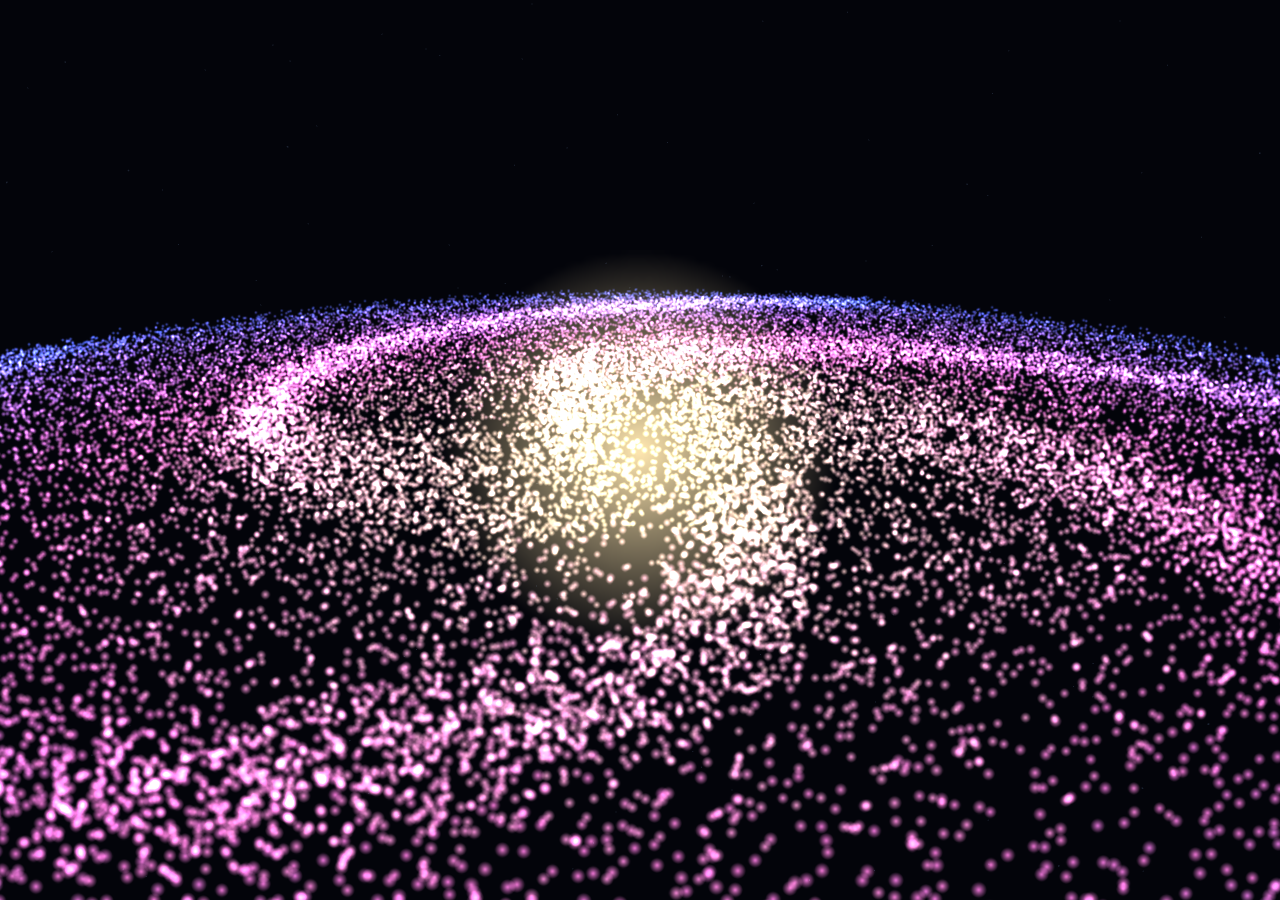
<file: galaxy/index.html>
<!DOCTYPE html>
<html lang="ja">
<head>
<meta charset="utf-8">
<meta name="viewport" content="width=device-width, initial-scale=1">
<title>Spiral Galaxy — Lively Wallpaper</title>
<style>
  html, body { margin: 0; height: 100%; overflow: hidden; background: #03040a; }
  #app { position: fixed; inset: 0; }
  #app canvas { display: block; }
</style>
</head>
<body>
<div id="app"></div>

<script src="lib/three.min.js"></script>

<script>

const scene = new THREE.Scene();
const camera = new THREE.PerspectiveCamera(60, innerWidth / innerHeight, 0.1, 6000);
camera.position.set(0, 55, 150);

const renderer = new THREE.WebGLRenderer({ antialias: true, powerPreference: 'high-performance' });
renderer.setPixelRatio(Math.min(devicePixelRatio, 2));
renderer.setSize(innerWidth, innerHeight);
renderer.outputColorSpace = THREE.SRGBColorSpace;
renderer.setClearColor(0x03040a, 1);
document.getElementById('app').appendChild(renderer.domElement);

function dotTexture() {
  const c = document.createElement('canvas'); c.width = c.height = 64;
  const g = c.getContext('2d');
  const grd = g.createRadialGradient(32, 32, 0, 32, 32, 32);
  grd.addColorStop(0, 'rgba(255,255,255,1)');
  grd.addColorStop(0.4, 'rgba(255,255,255,0.55)');
  grd.addColorStop(1, 'rgba(255,255,255,0)');
  g.fillStyle = grd; g.beginPath(); g.arc(32, 32, 32, 0, Math.PI * 2); g.fill();
  const t = new THREE.CanvasTexture(c); t.colorSpace = THREE.SRGBColorSpace; return t;
}
const dot = dotTexture();

// ------- spiral galaxy
const galaxy = new THREE.Group();
scene.add(galaxy);

const COUNT = 55000, ARMS = 4, RADIUS = 230;
const pos = new Float32Array(COUNT * 3);
const col = new Float32Array(COUNT * 3);
const cInner = new THREE.Color('#fff0b8');
const cMid = new THREE.Color('#ff7ad9');
const cOuter = new THREE.Color('#4f6bff');
const tmp = new THREE.Color();

for (let i = 0; i < COUNT; i++) {
  const r = Math.pow(Math.random(), 0.55) * RADIUS;
  const arm = (i % ARMS) * (Math.PI * 2 / ARMS);
  const spin = r * 0.014;
  const scatter = Math.pow(Math.random(), 3) * (Math.random() < 0.5 ? 1 : -1) * r * 0.22;
  const angle = arm + spin + scatter * 0.08;
  pos[i * 3] = Math.cos(angle) * r + (Math.random() - 0.5) * 16;
  pos[i * 3 + 1] = (Math.random() - 0.5) * Math.pow(1 - r / RADIUS, 2) * 34 + (Math.random() - 0.5) * 4;
  pos[i * 3 + 2] = Math.sin(angle) * r + (Math.random() - 0.5) * 16;

  const t = r / RADIUS;
  if (t < 0.5) tmp.copy(cInner).lerp(cMid, t / 0.5);
  else tmp.copy(cMid).lerp(cOuter, (t - 0.5) / 0.5);
  col[i * 3] = tmp.r; col[i * 3 + 1] = tmp.g; col[i * 3 + 2] = tmp.b;
}
const galaxyGeo = new THREE.BufferGeometry();
galaxyGeo.setAttribute('position', new THREE.BufferAttribute(pos, 3));
galaxyGeo.setAttribute('color', new THREE.BufferAttribute(col, 3));
galaxy.add(new THREE.Points(galaxyGeo, new THREE.PointsMaterial({
  map: dot, vertexColors: true, size: 2.4, sizeAttenuation: true,
  transparent: true, opacity: 0.95, depthWrite: false, blending: THREE.AdditiveBlending
})));

// ------- glowing core
const core = new THREE.Sprite(new THREE.SpriteMaterial({
  map: dot, color: 0xffe6a8, transparent: true, depthWrite: false, blending: THREE.AdditiveBlending
}));
core.scale.set(90, 90, 1);
galaxy.add(core);

// ------- distant starfield
const sky = new Float32Array(1400 * 3);
for (let i = 0; i < 1400; i++) {
  const v = new THREE.Vector3().randomDirection().multiplyScalar(900 + Math.random() * 1800);
  sky[i * 3] = v.x; sky[i * 3 + 1] = v.y; sky[i * 3 + 2] = v.z;
}
const skyGeo = new THREE.BufferGeometry();
skyGeo.setAttribute('position', new THREE.BufferAttribute(sky, 3));
scene.add(new THREE.Points(skyGeo, new THREE.PointsMaterial({
  map: dot, color: 0x9fc4ff, size: 3, sizeAttenuation: true,
  transparent: true, opacity: 0.7, depthWrite: false, blending: THREE.AdditiveBlending
})));

// ------- pointer parallax
const pointer = { x: 0, y: 0 }, target = { x: 0, y: 0 };
addEventListener('pointermove', (e) => {
  target.x = (e.clientX / innerWidth) * 2 - 1;
  target.y = (e.clientY / innerHeight) * 2 - 1;
});

addEventListener('resize', () => {
  camera.aspect = innerWidth / innerHeight;
  camera.updateProjectionMatrix();
  renderer.setSize(innerWidth, innerHeight);
});

const clock = new THREE.Clock();
function animate() {
  const dt = Math.min(clock.getDelta(), 0.05);
  const t = clock.elapsedTime;

  galaxy.rotation.y += dt * 0.05;

  pointer.x += (target.x - pointer.x) * 0.04;
  pointer.y += (target.y - pointer.y) * 0.04;

  const angle = t * 0.04;
  const orbit = 165;
  camera.position.x = Math.sin(angle) * orbit + pointer.x * 22;
  camera.position.z = Math.cos(angle) * orbit;
  camera.position.y = 60 - pointer.y * 18;
  camera.lookAt(0, 0, 0);

  renderer.render(scene, camera);
  requestAnimationFrame(animate);
}
animate();
</script>
</body>
</html>
</file>
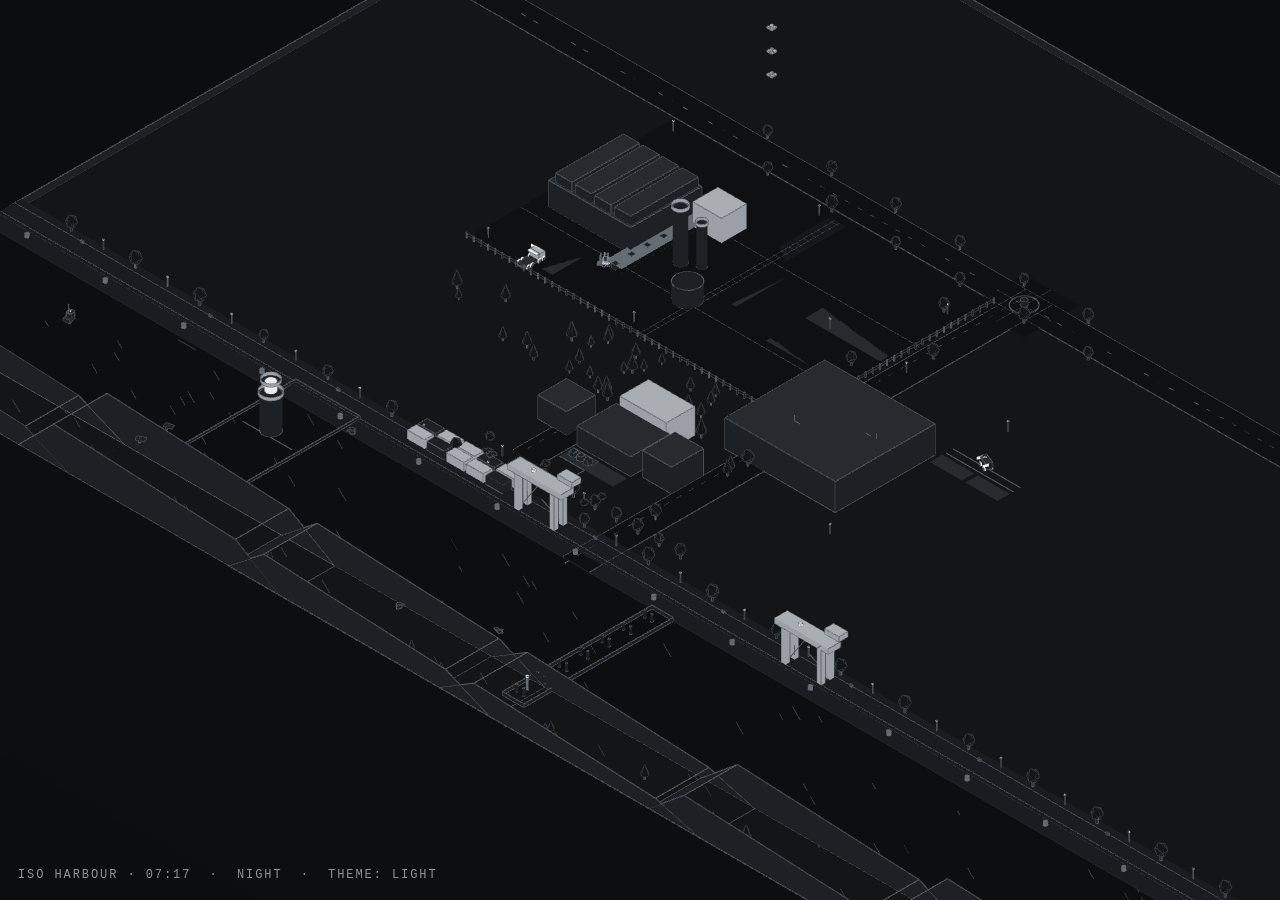
<file: iso-harbour/index.html>
<!DOCTYPE html>
<html lang="ja">
<head>
<meta charset="utf-8">
<meta name="viewport" content="width=device-width, initial-scale=1">
<meta name="color-scheme" content="light dark">
<title>Iso Harbour — Lively Wallpaper</title>
<style>
  html, body { margin: 0; height: 100%; overflow: hidden; background: #0c0d0e; }
  #app { position: fixed; inset: 0; }
  #app canvas { display: block; }
  #cap {
    position: fixed; left: 18px; bottom: 16px;
    font: 12px/1.4 ui-monospace, "SF Mono", Menlo, Consolas, "Liberation Mono", monospace;
    letter-spacing: .16em; text-transform: uppercase; color: #868b8f;
    pointer-events: none; user-select: none; white-space: pre;
  }
</style>
</head>
<body>
<div id="app"></div>
<div id="cap"></div>
<script src="lib/three.min.js"></script>
<script>
/* ============================================================================
   ISO HARBOUR — a small live isometric harbour town, as a Windows/Lively wallpaper.
   UMD three.js (r160) · runs straight off file:// · no network access.

   Visual language + iso kernel concept after:
     · https://github.com/Khalidabdi1/factory   (MIT)
     · https://github.com/MrBongoC/ai-iso-skill (MIT © Tolga Cohce)
       - orthographic camera looking down (1,1,1)  ->  iso projection
       - flat unlit faces, every edge a 1px "hairline"
       - one live accent colour, reserved for whatever is moving or lit
       - colour tokens slide from a day theme into ONE night palette after dusk

   What moves: pallets creep along the plant conveyor, a forklift shuttles them
   to the bays, a flatbed runs the road to the warehouse, a van takes parcels
   to the corner shop, a freight train crosses the siding, a boat works the bay
   and gulls circle over it.  One in-world day = 4 real minutes.

   Debug: append #dark / #light to the URL to pin the theme.
   ============================================================================ */
'use strict';

/* ---- theme: follow the OS, pinned with #dark / #light ---- */
const _forced = /dark/i.test(location.hash) ? true : (/light/i.test(location.hash) ? false : null);
const _mq = window.matchMedia ? window.matchMedia('(prefers-color-scheme: dark)') : null;
let DARK = _forced !== null ? _forced : !!(_mq && _mq.matches);
const REDUCED = !!(window.matchMedia && window.matchMedia('(prefers-reduced-motion: reduce)').matches);
const TAU = Math.PI * 2;
const clamp = (v, a, b) => (v < a ? a : v > b ? b : v);
const lerp = (a, b, t) => a + (b - a) * t;
const ease = (v) => v * v * (3 - 2 * v);
const smooth = (v) => { v = clamp(v, 0, 1); return v * v * (3 - 2 * v); };
function rng(seed) { let s = seed >>> 0; return () => (s = (s * 1664525 + 1013904223) >>> 0) / 4294967296; }
const rand = rng(20261010);

/* ---- palettes ----
   DAY is rebuilt whenever the OS theme flips, so the tokens stay honest. */
let DAY, Cbg, CpageN, CinkDay;
function dayPalette() {
  return DARK ? {
    bg: '#0c0d0e', pageN: '#0a0b0b',
    line: '#3d4144', detail: '#2b2e30',
    body: '#17181a', deck: '#1b1d1f', ground: '#161719', road: '#111213',
    ko: '#d9dcde', koDeck: '#e9ebec', koLine: '#5a5f63',
    glass: '#0b0c0c', steel: '#6a6f73',
    live: '#f4f5f5', sea: '#0f1112', sand: '#1c1d1f',
    grass: '#141517', snow: '#303336', ink: '#868b8f',
  } : {
    bg: '#e7e8e7', pageN: '#0c0d0e',
    line: '#7b8085', detail: '#b4b8bb',
    body: '#fdfdfc', deck: '#ffffff', ground: '#e2e3e1', road: '#d3d5d4',
    ko: '#1c1e20', koDeck: '#33363a', koLine: '#0c0d0e',
    glass: '#eceeee', steel: '#8d9397',
    live: '#0c0d0e', sea: '#c3cbcf', sand: '#eeeDE6',
    grass: '#dcdfd9', snow: '#fbfbfa', ink: '#585d61',
  };
}
/* after dusk everything falls toward this single set */
const NIGHT = {
  ground: '#15171a', road: '#0e1012', body: '#1e2124', deck: '#272b2e',
  glass: '#0b0c0d', live: '#f4f5f5', window: '#e9ebec', lamp: '#f4f5f5',
  sea: '#0c0e10', sand: '#1a1c1f', grass: '#131517', snow: '#33373b',
  line: '#565c61', detail: '#343a3e',
  ko: '#9aa0a5', koDeck: '#a8aeb2', koLine: '#5e6469', steel: '#666d72',
  ink: '#8d9398',
};
/* fill family -> [day token, night token] */
const FILLMAP = {
  ground: ['ground', 'ground'], road: ['road', 'road'], body: ['body', 'body'],
  deck: ['deck', 'deck'], glass: ['glass', 'glass'],
  ko: ['ko', 'ko'], koDeck: ['koDeck', 'koDeck'], steel: ['steel', 'steel'],
  sea: ['sea', 'sea'], sand: ['sand', 'sand'], grass: ['grass', 'grass'],
  snow: ['snow', 'snow'],
  window: ['glass', 'window'],   /* glazing by day, lit after dusk */
  lamp: ['deck', 'lamp'],        /* the fitting, lit after dusk    */
  live: ['live', 'live'],        /* the single accent colour       */
};
/* line family -> [day token, night token] */
const LINEMAP = { line: 'line', detail: 'detail', koLine: 'koLine', live: 'live' };
/* these light early, so they lead the transition */
const LIT = new Set(['window', 'lamp', 'live']);

/* ---- three ---- */
const canvas = document.createElement('canvas');
document.getElementById('app').appendChild(canvas);
const renderer = new THREE.WebGLRenderer({ canvas, antialias: true, alpha: false });
renderer.setPixelRatio(Math.min(window.devicePixelRatio || 1, 2));
renderer.outputColorSpace = THREE.SRGBColorSpace;
const scene = new THREE.Scene();
const capEl = document.getElementById('cap');

/* ---- the iso kernel ----
   Skill coords: +x east (down-right on screen), +y south (down-left), +z up.
   W() swaps y and z into three.js y-up world space.

   TOP(x,y,z)   horizontal plane, +u = +x, +v = +y (reads upright on the ground)
   FRONT(x,y,z) vertical plane AT y, facing -y; +u = +x, +v = DOWN from z
   SIDE(x,y,z)  vertical plane AT x, facing -x; +u = -y, +v = DOWN from z
   Materials are DoubleSide, so a facade reads from either side.            */
const W = (x, y, z = 0) => new THREE.Vector3(x, z, y);
const v3 = (x, y, z) => new THREE.Vector3(x, y, z);
function planeAt(o, u, v) {
  const O = W(o[0], o[1], o[2]);
  const U = W(u[0], u[1], u[2]);
  const V = W(v[0], v[1], v[2]);
  const n = new THREE.Vector3().crossVectors(U, V).normalize();
  return new THREE.Matrix4().makeBasis(U, V, n).setPosition(O);
}
const TOP = (x, y, z) => planeAt([x, y, z], [1, 0, 0], [0, 1, 0]);
const FRONT = (x, y, z) => planeAt([x, y, z], [1, 0, 0], [0, 0, -1]);
const SIDE = (x, y, z) => planeAt([x, y, z], [0, -1, 0], [0, 0, -1]);
const M_T = TOP(0, 0, 0);
const mcol = (m) => new THREE.Vector3().setFromMatrixColumn(m, 2).normalize();

/* ---- camera: orthographic, looking down (1,1,1) ---- */
const camera = new THREE.OrthographicCamera(-1, 1, 1, -1, 400, 6400);
const ISO = v3(1, 1, 1).normalize();
const CAM_DIST = 3400;
/* the frame is the district we actually built: shop + plant + warehouse,
   quay in front, sea and far shore behind.  */
const FRAME = { x0: -6, x1: 300, y0: -20, y1: 350, z0: -4, z1: 30 };
let fit = null;

function computeFit(w, h) {
  const target = W((FRAME.x0 + FRAME.x1) / 2, (FRAME.y0 + FRAME.y1) / 2, 0);
  camera.position.copy(target).addScaledVector(ISO, CAM_DIST);
  camera.lookAt(target);
  camera.updateMatrixWorld(true);
  let minx = 1e9, maxx = -1e9, miny = 1e9, maxy = -1e9;
  for (const x of [FRAME.x0, FRAME.x1]) for (const y of [FRAME.y0, FRAME.y1])
    for (const z of [FRAME.z0, FRAME.z1]) {
      const q = W(x, y, z).applyMatrix4(camera.matrixWorldInverse);
      if (q.x < minx) minx = q.x; if (q.x > maxx) maxx = q.x;
      if (q.y < miny) miny = q.y; if (q.y > maxy) maxy = q.y;
    }
  const zoom = Math.min(w / (maxx - minx), h / (maxy - miny)) * 0.94;
  const cx = (minx + maxx) / 2, cy = (miny + maxy) / 2;
  const e = camera.matrixWorldInverse.elements;
  target.addScaledVector(v3(e[0], e[1], e[2]), -cx).addScaledVector(v3(e[4], e[5], e[6]), -cy);
  return { zoom, target: target.clone() };
}
function applyCamera(target, zoom) {
  camera.position.copy(target).addScaledVector(ISO, CAM_DIST);
  camera.lookAt(target);
  camera.zoom = zoom;
  camera.updateProjectionMatrix();
}
function resize() {
  const w = window.innerWidth, h = window.innerHeight;
  renderer.setSize(w, h);
  camera.left = -w / 2; camera.right = w / 2;
  camera.top = h / 2; camera.bottom = -h / 2;
  fit = computeFit(w, h);
  applyCamera(fit.target, fit.zoom);
}
window.addEventListener('resize', resize);

/* ---- materials + the day -> night palette hop ---- */
const FILLM = {}, LINEM = {}, INKM = [], Cday = {}, Cnight = {};
function buildMaterials() {
  for (const k in FILLMAP) {
    FILLM[k] = FILLM[k] || new THREE.MeshBasicMaterial({
      color: 0xffffff, side: THREE.DoubleSide,
      polygonOffset: true, polygonOffsetFactor: 1, polygonOffsetUnits: 1,
    });
  }
  for (const k in LINEMAP) {
    LINEM[k] = LINEM[k] || new THREE.LineBasicMaterial({
      color: 0xffffff,
      polygonOffset: true, polygonOffsetFactor: -1, polygonOffsetUnits: -1,
    });
  }
}
function rebuildPalette() {
  DAY = dayPalette();
  for (const k in FILLMAP) {
    Cday[k] = new THREE.Color(DAY[FILLMAP[k][0]]);
    Cnight[k] = new THREE.Color(NIGHT[FILLMAP[k][1]]);
  }
  for (const k in LINEMAP) {
    Cday['L' + k] = new THREE.Color(DAY[LINEMAP[k]]);
    Cnight['L' + k] = new THREE.Color(NIGHT[LINEMAP[k]]);
  }
  Cday.ink = new THREE.Color(DAY.ink); Cnight.ink = new THREE.Color(NIGHT.ink);
  Cbg = new THREE.Color(DAY.bg); CpageN = new THREE.Color(DAY.pageN);
  scene.background = Cbg.clone();
}
buildMaterials();
rebuildPalette();
if (_mq && _mq.addEventListener) {
  _mq.addEventListener('change', (e) => {
    if (_forced !== null) return;
    DARK = e.matches; rebuildPalette();
  });
}
function shade(n) {
  for (const k in FILLMAP) {
    const f = LIT.has(k) ? Math.min(1, n * 1.9) : n;
    FILLM[k].color.copy(Cday[k]).lerp(Cnight[k], f);
  }
  for (const k in LINEMAP) {
    const f = (k === 'live') ? Math.min(1, n * 1.9) : n;
    LINEM[k].color.copy(Cday['L' + k]).lerp(Cnight['L' + k], f);
  }
  for (const m of INKM) m.color.copy(Cday.ink).lerp(Cnight.ink, n);
  scene.background.copy(Cbg).lerp(CpageN, n);
  capEl.style.color = '#' + new THREE.Color(DAY.ink).lerp(new THREE.Color(NIGHT.ink), n).getHexString();
}

/* ---- part builder ---- */
const TONE = {
  n:  ['body', 'deck', 'line'],        /* plain shed                */
  k:  ['ko', 'koDeck', 'koLine'],     /* knocked-back accent mass  */
  g:  ['glass', 'glass', 'line'],     /* glazing                   */
  w:  ['window', 'window', 'line'],   /* lit windows               */
  l:  ['lamp', 'lamp', 'line'],       /* lamps, beacons, headlights*/
  s:  ['body', 'sand', 'line'],       /* standing on sand          */
  st: ['steel', 'steel', 'line'],     /* steel                     */
  b:  ['body', 'body', 'line'],       /* neutral mass              */
  gr: ['body', 'grass', 'line'],      /* grass ground              */
  gs: ['body', 'grass', 'line'],      /* shrub-covered ground      */
};
function faceTone(t) { const a = TONE[t]; return { flood: a[0], deck: a[1], line: a[2] }; }

class Part {
  constructor() { this.fill = {}; this.line = []; this.texts = []; }

  tri(k, a, b, c) {
    (this.fill[k] || (this.fill[k] = [])).push(a.x, a.y, a.z, b.x, b.y, b.z, c.x, c.y, c.z);
    return this;
  }
  poly(k, pts) {
    for (let i = 0; i < pts.length - 2; i++) this.tri(k, pts[0], pts[i + 1], pts[i + 2]);
    return this;
  }
  seg(k, a, b) { this.line.push(k, a.x, a.y, a.z, b.x, b.y, b.z); return this; }

  /* segments in a plane's own (u,v), placed by matrix m */
  draw(m, segs, lift = .05) {
    if (segs.length < 2) return this;
    const off = mcol(m).multiplyScalar(lift);
    const A = new THREE.Vector3(), B = new THREE.Vector3();
    for (let i = 0; i < segs.length - 2; i += 2) {
      A.set(segs[i], segs[i + 1], 0).applyMatrix4(m).add(off);
      B.set(segs[i + 2], segs[i + 3], 0).applyMatrix4(m).add(off);
      this.seg('line', A, B);
    }
    return this;
  }
  loop(m, segs, lift = .05) {
    if (segs.length < 4) return this;
    return this.draw(m, segs.concat(segs[0], segs[1]), lift);
  }
  rect(m, x, y, w, h, lift = .05) { return this.loop(m, [x, y, x + w, y, x + w, y + h, x, y + h], lift); }
  /* filled rectangle in plane (u,v) */
  fill2(m, x, y, w, h, k = 'glass', lift = .03) {
    const off = mcol(m).multiplyScalar(lift);
    const q = [[x, y], [x + w, y], [x + w, y + h], [x, y + h]]
      .map(([u, v]) => new THREE.Vector3(u, v, 0).applyMatrix4(m).add(off));
    this.poly(k, q); return this;
  }
  poly2(m, pts, k, lift = .03) {
    const off = mcol(m).multiplyScalar(lift);
    this.poly(k, pts.map(([u, v]) => new THREE.Vector3(u, v, 0).applyMatrix4(m).add(off)));
    return this;
  }
  /* a flat horizontal slab from a plan rectangle */
  slab(x, y, w, d, z, k = 'road', lift = .02) {
    return this.fill2(TOP(x, y, z), 0, 0, w, d, k, lift);
  }
  /* visible side of a closed shape: deck on top, flood elsewhere */
  face(pts, flood, deck) {
    const n = polyNormal(pts);
    if (n.y > .55) this.poly(deck, pts);
    else if (n.y > -.82) this.poly(flood, pts);
  }
  /* extrude a plan polygon [[x,y,z],...] by e=[dx,dy,dz] */
  ext(poly, e, tone = 'n') {
    if (poly.length < 3) return this;
    const { flood, deck, line: lc } = faceTone(tone);
    const A = poly.map((q) => W(q[0], q[1], q[2]));
    const D = v3(e[0], e[2], e[1]);
    const B = A.map((a) => a.clone().add(D));
    this.face(A, flood, deck); this.face(B, flood, deck);
    for (let i = 0; i < A.length; i++) {
      const j = (i + 1) % A.length;
      this.face([A[i], A[j], B[j], B[i]], flood, deck);
      this.seg(lc, A[i], A[j]);
      this.seg(lc, B[i], B[j]);
      this.seg(lc, A[i], B[i]);
    }
    return this;
  }
  /* box; z is the base, w along x, d along y, h up */
  box(x, y, z, w, d, h, tone = 'n') {
    const { flood, deck, line: lc } = faceTone(tone);
    const x0 = x - w / 2, x1 = x + w / 2, y0 = y - d / 2, y1 = y + d / 2, z1 = z + h;
    const c = [
      [x0, y0, z1], [x1, y0, z1], [x1, y1, z1], [x0, y1, z1],
      [x0, y0, z], [x1, y0, z], [x1, y1, z], [x0, y1, z],
    ].map((q) => W(q[0], q[1], q[2]));
    this.poly(deck, [c[0], c[1], c[2], c[3]]);
    this.poly(flood, [c[0], c[1], c[5], c[4]]);
    this.poly(flood, [c[1], c[2], c[6], c[5]]);
    this.poly(flood, [c[2], c[3], c[7], c[6]]);
    this.poly(flood, [c[3], c[0], c[4], c[7]]);
    for (let i = 0; i < 4; i++) {
      const j = (i + 1) % 4;
      this.seg(lc, c[i], c[j]);
      this.seg(lc, c[i + 4], c[j + 4]);
      this.seg(lc, c[i], c[i + 4]);
    }
    return this;
  }
  /* vertical cylinder, r/h, based at z */
  cylZ(x, y, z, r, h, segs = 12, tone = 'n') {
    const { flood, line: lc } = faceTone(tone);
    const P = (a, zz) => W(x + Math.cos(a) * r, y + Math.sin(a) * r, z + zz);
    for (let i = 0; i < segs; i++) {
      const a = (i / segs) * TAU, b = ((i + 1) / segs) * TAU;
      this.poly(flood, [P(a, 0), P(b, 0), P(b, h), P(a, h)]);
      this.seg(lc, P(a, 0), P(b, 0));
      this.seg(lc, P(a, h), P(b, h));
    }
    return this;
  }
  /* a wheel: cylinder lying along y */
  wheel(x, y, z, r, w = .55) {
    const P = (a, s) => W(x + Math.cos(a) * r, y + s, z + Math.sin(a) * r);
    const segs = 10;
    for (let i = 0; i < segs; i++) {
      const a = (i / segs) * TAU, b = ((i + 1) / segs) * TAU;
      this.poly('b', [P(a, -w / 2), P(b, -w / 2), P(b, w / 2), P(a, w / 2)]);
      this.seg('line', P(a, -w / 2), P(b, -w / 2));
    }
    return this;
  }
  /* window band on a facade: FRONT/SIDE at (x,y,zTop); +v runs DOWN from zTop */
  band(m, u, w, zTop, h, k = 'w', lift = .05) {
    return this.fill2(m, u, 0, w, h, k, lift);
  }
  /* text on plane m at (u,v), px = texture px per metre */
  text(m, s, u, v, px = 1.4, lift = .07, flip = false) {
    const TP = 64;
    const cv = document.createElement('canvas');
    const cx = cv.getContext('2d');
    const font = '500 44px ui-monospace, "SF Mono", Menlo, Consolas, monospace';
    cx.font = font;
    cv.width = Math.ceil(cx.measureText(s).width) + 12;
    cv.height = TP;
    cx.font = font; cx.fillStyle = '#ffffff'; cx.textBaseline = 'middle';
    cx.fillText(s, 6, TP / 2 + 1);
    const tex = new THREE.CanvasTexture(cv);
    tex.colorSpace = THREE.SRGBColorSpace;
    const mat = new THREE.MeshBasicMaterial({
      map: tex, transparent: true, depthWrite: false, color: new THREE.Color(DAY.ink),
    });
    const g = new THREE.PlaneGeometry(px * cv.width / TP, px);
    if (flip) g.rotateX(Math.PI);
    const off = mcol(m).multiplyScalar(lift);
    g.applyMatrix4(m); g.translate(off.x, off.y, off.z);
    const mesh = new THREE.Mesh(g, mat);
    mesh.renderOrder = 4;
    INKM.push(mat); this.texts.push(mesh);
    return this;
  }

  build(name) {
    const g = new THREE.Group(); g.name = name;
    for (const k in this.fill) {
      const geo = new THREE.BufferGeometry();
      geo.setAttribute('position', new THREE.Float32BufferAttribute(this.fill[k], 3));
      g.add(new THREE.Mesh(geo, FILLM[k]));
    }
    if (this.line.length) {
      /* group the hairline segments by family so each gets its own material */
      const byKey = {};
      for (let i = 0; i < this.line.length; i += 7) {
        const k = this.line[i];
        (byKey[k] || (byKey[k] = [])).push(
          this.line[i + 1], this.line[i + 2], this.line[i + 3],
          this.line[i + 4], this.line[i + 5], this.line[i + 6]);
      }
      for (const k in byKey) {
        const geo = new THREE.BufferGeometry();
        geo.setAttribute('position', new THREE.Float32BufferAttribute(byKey[k], 3));
        const l = new THREE.LineSegments(geo, LINEM[k] || LINEM.line);
        l.renderOrder = 2;
        g.add(l);
      }
    }
    for (const t of this.texts) g.add(t);
    return g;
  }
}
function polyNormal(pts) {
  const n = new THREE.Vector3();
  for (let i = 0; i < pts.length; i++) {
    const a = pts[i], b = pts[(i + 1) % pts.length];
    n.x += (a.y - b.y) * (a.z + b.z);
    n.y += (a.z - b.z) * (a.x + b.x);
    n.z += (a.x - b.x) * (a.y + b.y);
  }
  return n.normalize();
}
/* put a THREE primitive into a Part, with hairlines on its edges */
function geoToPart(p, geo, m, fill = 'grass', line = 'detail') {
  const g = geo.index ? geo.toNonIndexed() : geo;
  const pos = g.getAttribute('position');
  const v0 = new THREE.Vector3(), v1 = new THREE.Vector3(), v2 = new THREE.Vector3();
  for (let i = 0; i < pos.count; i += 3) {
    v0.fromBufferAttribute(pos, i).applyMatrix4(m);
    v1.fromBufferAttribute(pos, i + 1).applyMatrix4(m);
    v2.fromBufferAttribute(pos, i + 2).applyMatrix4(m);
    p.tri(fill, v0, v1, v2);
  }
  const edges = new THREE.EdgesGeometry(g);
  const ep = edges.getAttribute('position');
  for (let i = 0; i < ep.count; i += 2) {
    v0.fromBufferAttribute(ep, i).applyMatrix4(m);
    v1.fromBufferAttribute(ep, i + 1).applyMatrix4(m);
    p.seg(line, v0, v1);
  }
}

/* ============================================================================
   LAYOUT (skill units, roughly metres)
     land  y < 236      sea  y > 240      quay  y 236..246
     main road y -14..1 running along x      plant yard x 4..184, y 2..116
     warehouse x 179..241, y 92..148         shop x 135..165, y 165..187
   ============================================================================ */
const SEA_Z = -.6, PROMENADE = 224, QUAY_Y = 236;

/* ---- the sheet: ground plate, beach, sea, and a far headland ---- */
function buildSheet() {
  const p = new Part();
  /* land plate, dropping to the sea */
  p.ext([[-140, -140, -4], [-140, 236, -4], [-140, 236, SEA_Z], [-140, 228, 0], [-140, -140, 0]],
    [900, 0, 0], 'gr');
  /* beach + surf line */
  p.slab(-140, 224, 900, 14, .02, 'sand', 0);
  p.poly('sand', [W(-140, 238, .04), W(760, 238, .04), W(760, 246, SEA_Z + .04), W(-140, 246, SEA_Z + .04)]);
  p.draw(M_T, [-140, 238, 760, 238], .12);
  for (let i = 0; i < 90; i++) {
    const x = rand() * 780 - 20, y = 225 + rand() * 12;
    p.seg('detail', W(x, y, .07), W(x + .5, y + .25, .07));
  }
  /* the water */
  p.slab(-140, 238, 900, 260, SEA_Z, 'sea', .02);
  /* far headland across the bay */
  for (let i = 0; i < 8; i++) {
    const x = -140 + i * 118;
    const h = 7 + Math.sin(i * 1.6) * 4 + 4;
    p.ext([[x, 344, SEA_Z], [x + 148, 344, SEA_Z], [x + 122, 344, SEA_Z + h], [x + 20, 344, SEA_Z + h + 5]],
      [0, -30, 0], 'gs');
  }
  p.draw(M_T, [-140, 344, 760, 344], .1);
  /* pines on the headland */
  for (let i = 0; i < 34; i++) {
    const x = -130 + rand() * 880, y = 330 + rand() * 10, s = .7 + rand() * .5;
    p.box(x, y, SEA_Z, .3 * s, .3 * s, 1.2 * s);
    const m = new THREE.Matrix4().compose(W(x, y, SEA_Z + 4.2 * s), new THREE.Quaternion(), v3(1.4 * s, 4 * s, 1.4 * s));
    geoToPart(p, new THREE.ConeGeometry(1, 1, 7), m);
  }
  return p.build('sheet');
}

/* ---- the water hatching, on its own group so it can drift ---- */
function buildWaves() {
  const p = new Part();
  for (let i = 0; i < 150; i++) {
    const x = -140 + rand() * 900, y = 244 + rand() * 96;
    const len = 3 + rand() * 6;
    p.seg('detail', W(x, y, SEA_Z + .06), W(x + len, y + len * .5, SEA_Z + .06));
  }
  const g = p.build('waves');
  return g;
}

/* ---- roads ---- */
function buildRoads() {
  const p = new Part();
  const road = (x, y, w, d) => p.slab(x, y, w, d, 0, 'road', .02);
  /* main road along the top of the plant */
  road(-140, -14, 900, 15);
  p.draw(M_T, [-140, -14, 760, -14], .07); p.draw(M_T, [-140, 1, 760, 1], .07);
  for (let x = -140; x < 760; x += 7) p.draw(M_T, [x + 1, -6.4, x + 3.6, -6.4], .08);
  /* the road down to the quay */
  road(186, -14, 15, 260);
  p.draw(M_T, [186, -14, 186, 246], .07); p.draw(M_T, [201, -14, 201, 246], .07);
  for (let y = -14; y < 246; y += 7) p.draw(M_T, [189.6, y + 1, 189.6, y + 3.6], .08);
  /* shop street + parking bays */
  road(120, 168, 15, 40);
  p.draw(M_T, [120, 168, 120, 208], .07); p.draw(M_T, [135, 168, 135, 208], .07);
  for (let y = 172; y < 206; y += 7) p.draw(M_T, [123.6, y + 1, 123.6, y + 3.6], .08);
  for (let i = 0; i < 4; i++) {
    p.draw(M_T, [136, 174 + i * 8, 150, 174 + i * 8], .07);
    p.draw(M_T, [150, 174 + i * 8, 150, 178 + i * 8], .07);
  }
  /* zebra outside the shop */
  for (let i = 0; i < 5; i++) p.fill2(TOP(121.4, 190 + i * 3, .04), 0, 0, 12.2, 2, 'sand', .08);
  /* roundabout at the crossroads */
  p.fill2(TOP(178, -21, .03), 0, 0, 31, 31, 'road', .03);
  p.draw(M_T, [193.5, -21, 193.5, 10], .08); p.draw(M_T, [178, -5.5, 209, -5.5], .08);
  p.cylZ(193.5, -5.5, 0, 6, .5, 20, 'b');
  p.cylZ(193.5, -5.5, .5, 1.6, 2.4, 10, 'b');
  return p.build('roads');
}

/* ---- the plant yard: tarmac, staging pads, bays, rail siding ---- */
function buildYard() {
  const p = new Part();
  p.slab(4, 2, 180, 116, .02, 'road', 0);
  p.draw(M_T, [4, 44, 184, 44], .05);
  p.draw(M_T, [4, 88, 184, 88], .05);
  /* staging pads */
  p.slab(138, 48, 42, 14, .04, 'deck', .02);
  p.slab(138, 70, 42, 14, .04, 'deck', .02);
  p.text(M_T, 'STAGING A', 152, 55, 1.5);
  p.text(M_T, 'STAGING B', 152, 77, 1.5);
  /* loading bays */
  p.slab(22, 96, 24, 16, .04, 'deck', .02);
  p.slab(52, 96, 24, 16, .04, 'deck', .02);
  p.text(M_T, 'BAY 1', 34, 100, 1.5);
  p.text(M_T, 'BAY 2', 64, 100, 1.5);
  /* rail siding + timber loading platform */
  p.slab(96, 6, 9, 112, .04, 'ground', .02);
  p.draw(M_T, [99, 6, 99, 118], .08); p.draw(M_T, [101.6, 6, 101.6, 118], .08);
  for (let y = 8; y < 118; y += 4) p.draw(M_T, [98.6, y, 102, y], .09);
  p.slab(105, 42, 8, 34, .04, 'deck', .02);
  p.text(M_T, 'RAIL', 109, 80, 1.4);
  /* perimeter fence: south + east */
  const fence = (x0, y0, x1, y1) => {
    const n = Math.max(1, Math.round(Math.hypot(x1 - x0, y1 - y0) / 4));
    for (let i = 0; i <= n; i++) {
      const x = lerp(x0, x1, i / n), y = lerp(y0, y1, i / n);
      p.box(x, y, 0, .3, .3, 2.8, 'b');
    }
    p.seg('detail', W(x0, y0, 2.5), W(x1, y1, 2.5));
    p.seg('detail', W(x0, y0, 1.3), W(x1, y1, 1.3));
  };
  fence(4, 118, 184, 118);
  fence(184, 2, 184, 118);
  return p.build('yard');
}

/* ---- the factory ---- */
function buildFactory() {
  const p = new Part();
  /* main shed, x 12..58, y 40..80 */
  p.box(35, 60, 0, 46, 40, 13, 'n');
  /* sawtooth roof with lit monitors */
  for (let i = 0; i < 4; i++) {
    const x = 15 + i * 11;
    p.ext([[x, 41, 13], [x + 9, 41, 13], [x + 9, 41, 17.5], [x, 41, 17.5]], [0, 38, 0], 'n');
    p.poly('w', [W(x, 79, 17.9), W(x + 9, 79, 17.9), W(x + 9, 78, 13.6), W(x, 78, 13.6)]);
  }
  /* roller doors on the north face */
  for (const dx of [20, 34, 48]) p.band(SIDE(13, dy(60, dx), 8), 0, 5.4, 8, 6.4, 'k', .06);
  /* office block */
  p.box(70, 42, 0, 16, 14, 12, 'k');
  for (let i = 0; i < 3; i++) p.band(FRONT(63, 49, 11), 1.4 + i * 5, 4, 11, 3.4, 'w', .06);
  p.band(SIDE(62, 36, 11), 0, 12, 11, 3.4, 'w', .06);
  /* the conveyor, running south to the bays */
  p.slab(56, 42, 9, 50, 2.4, 'steel', .06);
  for (let y = 46; y < 92; y += 9) p.box(60.5, y, 0, 2.2, 2.2, 2.4, 'b');
  p.draw(M_T, [56, 42, 56, 92], .12); p.draw(M_T, [65, 42, 65, 92], .12);
  /* chimneys */
  p.cylZ(76, 70, 0, 3.2, 27, 12, 'b'); p.cylZ(76, 70, 27, 3.7, 1.4, 12, 'k');
  p.cylZ(84, 66, 0, 2.3, 21, 12, 'b'); p.cylZ(84, 66, 21, 2.6, 1.2, 12, 'k');
  /* storage tank */
  p.cylZ(96, 86, 0, 6.5, 9, 18, 'b');
  return p.build('factory');
  function dy(c, off) { return c - off; }
}

/* ---- the warehouse: shell cut open, racks, docks ---- */
function buildWarehouse() {
  const p = new Part();
  /* shell, x 179..241, y 92..148 */
  p.box(210, 120, 0, 62, 56, 15, 'n');
  /* the near (north) wall is cut away so you can see in */
  p.slab(180, 93, 60, 54, .06, 'ground', .01);
  /* cut edge: low wall + hatch */
  p.box(210, 92.4, 0, 60, 1.6, 3.4, 'b');
  for (let x = 182; x < 240; x += 3) p.seg('detail', W(x, 92.4, 3.4), W(x + 1.5, 93.6, 3.4));
  /* roof outline only, so the interior reads as a section */
  p.draw(M_T, [179, 148, 241, 148], .1);
  /* racks: three aisles, three levels */
  for (let r = 0; r < 3; r++) {
    const rx = 186 + r * 19;
    for (let lv = 0; lv < 3; lv++) {
      const z = 1.2 + lv * 4.6;
      p.slab(rx, 100, 4.2, 38, z, 'k', .05);
      p.draw(M_T, [rx, 100, rx + 4.2, 100], .1);
      p.draw(M_T, [rx, 138, rx + 4.2, 138], .1);
      for (let b = 0; b < 7; b++) {
        if ((b * 3 + r * 5 + lv * 7) % 4 === 0) continue;
        p.box(rx + 2.1, 103 + b * 5, z + .4, 3, 3, 2.8, 'b');
      }
    }
  }
  /* lit windows high on the far wall */
  for (let i = 0; i < 8; i++) p.band(FRONT(182 + i * 7, 147.4, 14), .5, 5.4, 14, 3.6, 'w', .06);
  /* high bay lamps over the aisles, on the section face */
  for (let r = 0; r < 3; r++) {
    const rx = 186 + r * 19;
    p.box(rx + 2.1, 119, 13.4, 2.4, 2.4, .5, 'l');
    p.box(rx + 2.1, 103, 13.4, 2.4, 2.4, .5, 'l');
    p.box(rx + 2.1, 135, 13.4, 2.4, 2.4, .5, 'l');
  }
  /* roof lights */
  for (let i = 0; i < 6; i++) p.slab(184 + i * 9.4, 106, 6.4, 10, 15.3, 'w', .05);
  /* docks + lane */
  p.slab(243, 90, 18, 7, .04, 'deck', .02);
  p.slab(263, 90, 18, 7, .04, 'deck', .02);
  p.text(M_T, 'DOCK A', 252, 93.5, 1.4);
  p.text(M_T, 'DOCK B', 272, 93.5, 1.4);
  p.draw(M_T, [243, 88, 281, 88], .06);
  p.draw(M_T, [243, 84, 281, 84], .06);
  return p.build('warehouse');
}

/* ---- the corner shop on the seafront ---- */
function buildShop() {
  const p = new Part();
  /* shop: x 136..166, y 166..188 */
  p.box(151, 177, 0, 30, 22, 9.5, 'n');
  /* shopfront glazing on the north face + door */
  p.band(FRONT(138, 166, 8.4), 1, 26, 8.4, 5.6, 'g', .06);
  p.band(FRONT(150, 166, 8.4), 1, 5, 8.4, 5.6, 'g', .07);
  /* awning over the front */
  p.ext([[135, 164, 6.4], [167, 164, 6.4], [167, 172, 6.4], [135, 172, 6.4]], [0, 0, -2.4], 'k');
  /* flats above */
  p.box(151, 158, 0, 26, 16, 14, 'k');
  for (let i = 0; i < 4; i++) {
    p.band(FRONT(139 + i * 6, 150.4, 12.4), .5, 4.2, 12.4, 4, 'w', .06);
    p.band(FRONT(139 + i * 6, 165.6, 12.4), .5, 4.2, 12.4, 4, 'w', .06);
  }
  /* neighbours */
  p.box(120, 178, 0, 16, 16, 11.5, 'n');
  for (let i = 0; i < 3; i++) {
    p.band(FRONT(113, 171 + i * 5.4, 9.4), .5, 4.4, 9.4, 3.4, 'w', .06);
    p.band(SIDE(112.4, 171 + i * 5.4, 9.4), 0, 14, 9.4, 3.4, 'w', .06);
  }
  p.box(178, 176, 0, 16, 18, 13, 'n');
  for (let i = 0; i < 3; i++) p.band(FRONT(171, 168 + i * 5.6, 10.4), .5, 4.4, 10.4, 3.6, 'w', .06);
  /* the forecourt: crates and a bike rack */
  p.slab(136, 190, 30, 8, .03, 'deck', .02);
  for (let i = 0; i < 3; i++) p.box(140 + i * 4, 194, .2, 2.4, 2.4, 2.2, 'b');
  return p.build('shop');
}

/* ---- the quay: wall, bollards, cranes, jetty, lighthouse ---- */
function buildQuay() {
  const p = new Part();
  /* quay wall dropping to the water */
  p.ext([[-140, QUAY_Y, 0], [560, QUAY_Y, 0], [560, QUAY_Y + 10, 0], [-140, QUAY_Y + 10, 0]], [0, 0, -3], 's');
  p.draw(M_T, [-140, QUAY_Y, 560, QUAY_Y], .14);
  for (let x = -130; x < 550; x += 5) p.seg('detail', W(x, QUAY_Y + 10, -2.6), W(x + 5, QUAY_Y + 10, -2.6));
  /* bollards */
  for (let x = -120; x < 540; x += 44) p.cylZ(x, QUAY_Y + 5, 0, 1, 1.6, 10, 'st');
  /* two container gantries */
  for (const cx of [150, 300]) {
    for (const lx of [cx, cx + 20]) {
      for (const ly of [QUAY_Y - 6, QUAY_Y - 1]) {
        p.box(lx, ly, 0, 2.2, 2.2, 17, 'k');
        p.seg('line', W(lx, ly, 0), W(lx + (lx === cx ? 6 : -6), ly + (ly === QUAY_Y - 6 ? 6 : -6), 12));
      }
    }
    p.box(cx + 10, QUAY_Y - 3.5, 17, 30, 7, 2.6, 'k');       /* girder   */
    p.box(cx + 26, QUAY_Y - 3.5, 25, 8, 5, 2.4, 'k');        /* machinery*/
    p.box(cx + 6, QUAY_Y - 3.5, 19.6, 1.2, 1.2, 1.2, 'l');   /* lamp    */
  }
  /* timber jetty */
  p.ext([[236, QUAY_Y + 10, SEA_Z + .2], [248, QUAY_Y + 10, SEA_Z + .2],
    [248, 330, SEA_Z + .2], [236, 330, SEA_Z + .2]], [0, 0, 1.8], 'b');
  for (let y = QUAY_Y + 18; y < 328; y += 12) {
    p.cylZ(240, y, SEA_Z + 2, .55, 3.6, 8, 'b');
    p.cylZ(244, y, SEA_Z + 2, .55, 3.6, 8, 'b');
  }
  p.cylZ(242, 322, SEA_Z + 2, .5, 6, 8, 'st');
  p.cylZ(242, 322, SEA_Z + 8, .7, .5, 8, 'l');
  /* lighthouse mole */
  p.ext([[26, QUAY_Y, 0], [62, QUAY_Y, 0], [62, 300, 0], [26, 300, 0]], [0, 0, 1.4], 's');
  p.cylZ(44, 268, 1.4, 4.6, 18, 14, 'b');
  p.cylZ(44, 268, 19.4, 5.2, 1.4, 14, 'k');
  p.cylZ(44, 268, 20.8, 2.6, 4.6, 12, 'w');
  p.cylZ(44, 268, 25.4, 4.2, 1.4, 14, 'k');
  p.draw(M_T, [30, 270, 58, 270], .12);
  /* stacked containers on the quay */
  for (let i = 0; i < 10; i++) {
    const x = 90 + (i % 5) * 11, y = QUAY_Y - 12 + Math.floor(i / 5) * 6;
    p.box(x, y, 0, 9.6, 5, 4.4, (i % 3) ? 'k' : 'b');
  }
  return p.build('quay');
}

/* ---- trees, lamps, benches ---- */
function buildFurniture() {
  const p = new Part();
  const tree = (x, y, z, s = 1) => {
    p.box(x, y, z, .5 * s, .5 * s, 2.4 * s);
    const m = new THREE.Matrix4().compose(W(x, y, z + 4.2 * s), new THREE.Quaternion(), v3(2.2 * s, 2.6 * s, 2.2 * s));
    geoToPart(p, new THREE.IcosahedronGeometry(1, 0), m);
  };
  const pine = (x, y, z, s = 1) => {
    p.box(x, y, z, .32 * s, .32 * s, 1.3 * s);
    const m = new THREE.Matrix4().compose(W(x, y, z + 4.6 * s), new THREE.Quaternion(), v3(1.6 * s, 4.6 * s, 1.6 * s));
    geoToPart(p, new THREE.ConeGeometry(1, 1, 7), m);
  };
  const lampPost = (x, y, z = 0) => {
    p.box(x, y, z, .16, .16, 4.6);
    p.box(x, y, z + 4.6, .6, .6, .38, 'l');
    p.seg('line', W(x - .24, y, z + 4.98), W(x + .24, y, z + 4.98));
  };
  const bench = (x, y, z = 0) => {
    p.box(x, y, z + .4, 1.5, .5, .16);
    p.box(x - .6, y, z + .85, .18, .5, .6); p.box(x + .6, y, z + .85, .18, .5, .6);
  };
  /* pine belt behind the plant */
  for (let i = 0; i < 40; i++) pine(20 + rand() * 200, 122 + rand() * 40, 0, .8 + rand() * .6);
  /* promenade: trees, lamps, benches */
  for (let i = 0; i < 20; i++) {
    const x = -110 + i * 36;
    tree(x, PROMENADE + 2, .3, .9 + rand() * .35);
    lampPost(x + 18, PROMENADE + 2, .3);
    if (i % 2 === 0) bench(x + 9, PROMENADE + 5, .3);
  }
  /* lamps in the plant, on the road, round the warehouse */
  for (const [x, y] of [[10, 8], [92, 8], [10, 112], [92, 112], [176, 20], [176, 100],
    [150, 60], [150, 160], [250, 60], [250, 160], [120, 214], [166, 214], [193, 60]]) {
    lampPost(x, y);
  }
  /* street trees along the main road and the waterfront */
  for (let i = 0; i < 12; i++) tree(40 + i * 18, -6 + (i % 2 ? 9 : -9), 0, .9 + rand() * .3);
  for (let i = 0; i < 8; i++) tree(184 + (i % 2 ? 10 : -10), 20 + i * 26, 0, .9 + rand() * .3);
  for (let i = 0; i < 6; i++) tree(160 + i * 12, 214, 0, .9 + rand() * .3);
  /* hedges / shrubs on the shop side */
  for (let i = 0; i < 10; i++) {
    const x = 100 + rand() * 70, y = 206 + rand() * 12;
    const m = new THREE.Matrix4().compose(W(x, y, 1.1), new THREE.Quaternion(), v3(1.8, 1.4, 1.8));
    geoToPart(p, new THREE.IcosahedronGeometry(1, 0), m, 'grass');
  }
  return p.build('furniture');
}

/* ============================================================================
   ACTORS — small groups, each built once and moved by its own state machine
   forward = local +x, so rotation.y = -atan2(dy, dx) points them along a route
   ============================================================================ */
function pallet() {
  const p = new Part();
  p.box(0, 0, 0, 2.4, 2.4, .18, 'k');
  p.box(-.9, -.9, .18, 1, 1, .6, 'k');
  p.box(.9, -.9, .18, 1, 1, .6, 'k');
  p.box(-.9, .9, .18, 1, 1, .6, 'k');
  p.box(.9, .9, .18, 1, 1, .6, 'k');
  return p.build('pallet');
}
function truck() {
  const p = new Part();
  /* cab (+x) */
  p.box(2.9, 0, 1.4, 3.4, 5.4, 2.9, 'k');
  p.band(SIDE(4.55, 0, 4.2), 0, 5, 4.2, 1.5, 'g', .06);
  p.box(1.0, 0, 4.3, 1.6, 5, .12, 'l');            /* roof beacon bar */
  /* bed (-x) */
  p.box(-2.6, 0, 1.1, 8.4, 5.2, .4, 'n');
  p.box(-6.6, -2.5, 1.5, .3, .3, 1.2, 'b');
  p.box(-6.6, 2.5, 1.5, .3, .3, 1.2, 'b');
  for (const wx of [4, 1.6, -2.6, -4.6]) {
    p.wheel(wx, -2.7, 1.05, 1.05, .6); p.wheel(wx, 2.7, 1.05, 1.05, .6);
  }
  return p.build('truck');
}
function van() {
  const p = new Part();
  p.box(0, 0, 1.2, 6.2, 3, 2.8, 'n');
  p.band(SIDE(3.05, 0, 3.9), .2, 2.6, 3.9, 1.3, 'g', .06);
  p.band(SIDE(-3.05, 0, 3.9), .2, 2.6, 3.9, 1.3, 'g', .06);
  p.box(1.4, 0, 4.0, .5, 1.4, .16, 'l');
  for (const wx of [1.9, -1.9]) { p.wheel(wx, -1.6, 1, .95, .55); p.wheel(wx, 1.6, 1, .95, .55); }
  return p.build('van');
}
function forklift() {
  const p = new Part();
  p.box(-.4, 0, .9, 2.6, 3, 1.7, 'k');              /* body */
  p.box(-.4, 0, 2.6, 1.6, 2.4, .16, 'b');            /* seat back / cage floor */
  for (const [ax, ay] of [[.2, 1.3], [.2, -1.3], [-1.2, 1.3], [-1.2, -1.3]]) {
    p.box(ax, ay, 2.6, .18, .18, 2.4, 'k');
  }
  p.box(-.4, 0, 5.0, .34, .34, .26, 'l');             /* beacon */
  p.box(1.7, -1.05, .5, .26, .26, 4.2, 'st');        /* mast */
  p.box(1.7, 1.05, .5, .26, .26, 4.2, 'st');
  p.box(2.2, 0, .3, 1.4, 2.6, .16, 'st');             /* forks */
  for (const [wx, wy] of [[.2, 1.5], [.2, -1.5], [-1.6, 1.1], [-1.6, -1.1]]) p.wheel(wx, wy, .9, .85, .5);
  return p.build('forklift');
}
function boat() {
  const p = new Part();
  /* hull: a tapered prism, bow toward +x */
  const plan = [[3.4, 0], [1.2, -1.5], [-2.6, -1.5], [-2.6, 1.5], [1.2, 1.5]];
  p.ext(plan.map(([a, b]) => [a, b, 0]), [0, 0, 1.5], 'b');
  p.poly('deck', plan.map(([a, b]) => W(a, b, 1.5)));
  p.box(.2, 0, 1.5, 2.6, 2.2, 1.9, 'n');             /* cabin */
  p.box(.2, 0, 3.4, 2.8, 2.4, .16, 'b');              /* roof  */
  p.cylZ(-1, 0, 3.5, .12, 4.4, 6, 'st');              /* mast  */
  p.cylZ(.2, 0, 3.5, .3, .5, 8, 'l');                 /* light */
  return p.build('boat');
}
function train() {
  const p = new Part();
  p.box(0, 0, 1.2, 10, 3.4, 3.4, 'k');               /* loco */
  p.band(SIDE(5.0, 0, 4.4), .2, 2.8, 4.4, 1.4, 'g', .06);
  p.box(3.2, 0, 4.6, .8, 2, .2, 'l');
  for (const wx of [3.4, -3.4]) {
    p.box(-8 - wx, 0, 1.2, 7.4, 3.6, .6, 'n');        /* flat wagon */
    p.box(-8 - wx, -1.7, 1.2, .3, .3, 1.6, 'b');
    p.box(-8 - wx, 1.7, 1.2, .3, .3, 1.6, 'b');
    for (let i = 0; i < 3; i++) p.box(-8 - wx, 0, 1.8, 2.2, 2.2, 2.4, 'b');
    for (const wy of [-1.8, 1.8]) { p.wheel(wx, wy, .9, .9, .5); p.wheel(-8 - wx, wy, .9, .9, .5); }
  }
  return p.build('train');
}
function gull() {
  const p = new Part();
  p.box(0, 0, 0, 2, .5, .12, 'b');
  p.box(-.4, 0, 0, 1.4, 2.6, .1, 'b');
  return p.build('gull');
}

/* ---- assemble the static scene ---- */
const waves = buildWaves();
scene.add(buildSheet(), buildRoads(), buildYard(), buildFactory(),
  buildWarehouse(), buildShop(), buildQuay(), buildFurniture(), waves);

/* ---- actors ---- */
const gTruck = truck(), gVan = van(), gFork = forklift(),
  gBoat = boat(), gTrain = train(), gGullProto = gull();
scene.add(gTruck, gVan, gFork, gBoat, gTrain);
const gulls = [];
for (let i = 0; i < 6; i++) {
  const g = gGullProto.clone(); g.scale.setScalar(1.5); scene.add(g);
  gulls.push({ o: g, r: 30 + rand() * 80, ph: rand() * TAU, sp: .25 + rand() * .2, alt: 10 + rand() * 14 });
}
/* two separate pallet pools so the belt and the truck never fight over one */
const beltPallets = [], truckPallets = [];
for (let i = 0; i < 5; i++) { const q = pallet(); q.visible = false; scene.add(q); beltPallets.push(q); }
for (let i = 0; i < 2; i++) { const q = pallet(); q.visible = false; scene.add(q); truckPallets.push(q); }

/* ============================================================================
   SIMULATION
   ============================================================================ */
/* flatbed: plant bay -> road -> warehouse dock -> back.  [x, y, holdSeconds] */
const TRUCK_ROUTE = [
  [34, 112, 3], [34, 108, 0], [20, 104, 0], [10, 96, 0], [10, 40, 0],
  [14, 4, 0], [60, 6, 0], [176, 6, 0], [193, 4, 0], [199, 40, 0],
  [210, 74, 0], [232, 84, 0], [252, 86, 5], [272, 86, 0], [288, 84, 0],
  [296, 50, 0], [300, 4, 0], [240, 6, 0], [150, 6, 0], [40, 4, 0],
  [12, 30, 0], [10, 96, 0], [20, 108, 0], [34, 112, 0],
];
let trI = 0, trHold = 0, trLoaded = false;
function drive(obj, route, state, speed, onArrive) {
  const a = route[state.i];
  const b = route[Math.min(state.i + 1, route.length - 1)];
  const dx = b[0] - a[0], dy = b[1] - a[1];
  const d = Math.hypot(dx, dy);
  const f = d < .01 ? 1 : Math.min(1, (speed * state.dt) / d);
  obj.position.set(a[0] + dx * f, 0, a[1] + dy * f);
  if (d > .01) obj.rotation.y = -Math.atan2(dy, dx);
  if (f >= 1) {
    if (a[2]) state.hold = a[2];
    if (onArrive) onArrive(state.i);
    state.i++;
    if (state.i >= route.length - 1) { state.i = 0; if (onArrive) onArrive(0, true); }
  }
}
const trState = { i: 0, hold: 0, dt: 0 };
function truckStep(dt) {
  trState.dt = dt;
  if (trState.hold > 0) { trState.hold -= dt; return; }
  const at = trState.i;
  drive(gTruck, TRUCK_ROUTE, trState, 13, (i, looped) => {
    if (i === 0 && !looped) trLoaded = true;      /* loaded at the plant */
    if (i === 12) trLoaded = false;               /* emptied at dock A   */
  });
  void at;
  /* the load rides on the bed */
  for (let i = 0; i < truckPallets.length; i++) {
    const on = trLoaded && i === 0;
    truckPallets[i].visible = on;
    if (on) {
      const c = Math.cos(gTruck.rotation.y), s = Math.sin(gTruck.rotation.y);
      const lx = -4.2 - i * 2.7;
      truckPallets[i].position.set(
        gTruck.position.x + lx * c, 1.5,
        gTruck.position.z + lx * s);
      truckPallets[i].rotation.y = gTruck.rotation.y;
    }
  }
}

/* van: warehouse dock -> shop forecourt -> back */
const VAN_ROUTE = [
  [262, 84, 4], [252, 80, 0], [232, 78, 0], [200, 70, 0], [193, 30, 0],
  [193, 4, 0], [170, 6, 0], [128, 6, 0], [127, 60, 0], [127, 150, 0],
  [130, 196, 0], [140, 202, 6], [150, 202, 0], [141, 202, 0], [130, 190, 0],
  [127, 100, 0], [127, 40, 0], [150, 6, 0], [200, 6, 0], [230, 70, 0],
  [250, 80, 0], [262, 84, 0],
];
const vaState = { i: 0, hold: 0, dt: 0 };
function vanStep(dt) {
  vaState.dt = dt;
  if (vaState.hold > 0) { vaState.hold -= dt; return; }
  drive(gVan, VAN_ROUTE, vaState, 11, null);
}

/* forklift: conveyor head -> bay 1 -> back */
const FORK_ROUTE = [
  [56, 92, 0], [48, 98, 0], [38, 102, 0], [30, 106, 2.5], [38, 112, 0],
  [50, 106, 0], [58, 98, 0], [56, 92, 0],
];
const fkState = { i: 0, hold: 0, dt: 0 };
let forkCarrying = false;
function forkStep(dt) {
  fkState.dt = dt;
  if (fkState.hold > 0) { fkState.hold -= dt; return; }
  const i = fkState.i;
  drive(gFork, FORK_ROUTE, fkState, 8, (idx, looped) => {
    if (idx === 2) forkCarrying = true;
    if (idx === 5 || looped) forkCarrying = false;
  });
  void i;
  /* a pallet rides on the forks while carrying */
  beltPallets[4].visible = forkCarrying;
  if (forkCarrying) {
    const c = Math.cos(gFork.rotation.y), s = Math.sin(gFork.rotation.y);
    beltPallets[4].position.set(gFork.position.x + 2.4 * c, 1.5, gFork.position.z + 2.4 * s);
    beltPallets[4].rotation.y = gFork.rotation.y;
  }
}

/* conveyor belt: pallets creep south along the belt */
let beltPhase = 0;
function beltStep(dt) {
  beltPhase = (beltPhase + dt / 7) % 1;
  const SLOTS = 4;
  for (let i = 0; i < 4; i++) {
    const u = (beltPhase + i / SLOTS) % 1;
    if (u < .8) {
      const q = beltPallets[i];
      q.visible = true;
      q.position.set(60.5, 44 + u * 46, 3.2);
      q.rotation.y = 0;
    } else beltPallets[i].visible = false;
  }
}

/* freight train: runs west along the siding every so often */
let trainWait = 20, trainX = 330;
function trainStep(dt) {
  if (trainWait > 0) {
    trainWait -= dt;
    gTrain.visible = false;
    return;
  }
  gTrain.visible = true;
  trainX -= 17 * dt;
  if (trainX < -70) { trainX = 350; trainWait = 26; gTrain.visible = false; }
  gTrain.position.set(trainX, 0, 100.3);
  gTrain.rotation.y = 0;
}

/* the boat works across the bay */
let boatT = 0;
function boatStep(dt) {
  boatT += dt;
  const u = (boatT / 46) % 1;
  const x = -80 + u * 620;
  const y = 268 + Math.sin(boatT * .05) * 14;
  gBoat.position.set(x, SEA_Z + .3, y);
  gBoat.rotation.y = Math.PI / 2 + Math.cos(boatT * .05) * .22;
}

/* gulls circle over the water */
function gullStep(t) {
  for (const g of gulls) {
    const a = t * g.sp + g.ph;
    g.o.position.set(120 + Math.cos(a) * g.r,
      SEA_Z + g.alt + Math.sin(a * 1.7) * 2.4,
      290 + Math.sin(a) * g.r * .8);
    g.o.rotation.y = -a + Math.PI / 2;
    g.o.rotation.z = Math.sin(a * 1.7) * .25;
  }
}

/* the water hatching drifts, and wraps seamlessly */
function waveStep(t) {
  const span = 100;
  const off = (t * 1.1) % span;
  waves.children.forEach((c) => { c.position.z = SEA_Z * 0; });
  waves.position.z = -off;
}

/* ============================================================================
   CLOCK — one in-world day = 4 real minutes
   ============================================================================ */
const DAY_LEN = 240;
let dayPhase = .30, elapsed = 0;

function nightAmount(hh) {
  /* lamps come up at dusk, go out at dawn */
  const dusk = smooth((hh - 18.1) / 1.7);          /* 18:06 -> 19:48 */
  const dawn = smooth((hh - 5.4) / 1.5) * (1 - smooth((hh - 7.5) / 1.3));
  return Math.max(dusk, dawn);
}

function draw(t) {
  if (fit) {
    const tgt = fit.target.clone();
    tgt.x += Math.sin(t / 44) * 7;
    tgt.z += Math.cos(t / 33) * 5;
    applyCamera(tgt, fit.zoom * (1 + .006 * Math.sin(t / 13)));
  }
  const hh = dayPhase * 24;
  const night = nightAmount(hh);
  shade(night);
  const hhmm = String(Math.floor(hh)).padStart(2, '0') + ':' +
    String(Math.floor((hh % 1) * 60)).padStart(2, '0');
  capEl.textContent = 'ISO HARBOUR · ' + hhmm +
    (night > .45 ? '  ·  night' : '  ·  day') +
    '  ·  theme: ' + (DARK ? 'dark' : 'light');
  renderer.render(scene, camera);
}

/* ---- one loop ---- */
resize();
let last = performance.now();
function loop(now) {
  const dt = Math.min((now - last) / 1000, .05);
  last = now;
  if (!REDUCED) {
    elapsed += dt;
    dayPhase = (dayPhase + dt / DAY_LEN) % 1;
    truckStep(dt); vanStep(dt); forkStep(dt); beltStep(dt);
    trainStep(dt); boatStep(dt); gullStep(elapsed); waveStep(elapsed);
  }
  draw(elapsed);
  requestAnimationFrame(loop);
}
requestAnimationFrame(loop);

/* expose the bits, so it is easy to inspect from the console */
window.harbour = {
  scene, camera, renderer, gTruck, gVan, gFork, gBoat, gTrain,
  setHour(h) { dayPhase = (h / 24) % 1; draw(elapsed); },
  jump(s) { elapsed += s; },
  stats() { return renderer.info.render; },
};
</script>
</body>
</html>
</file>
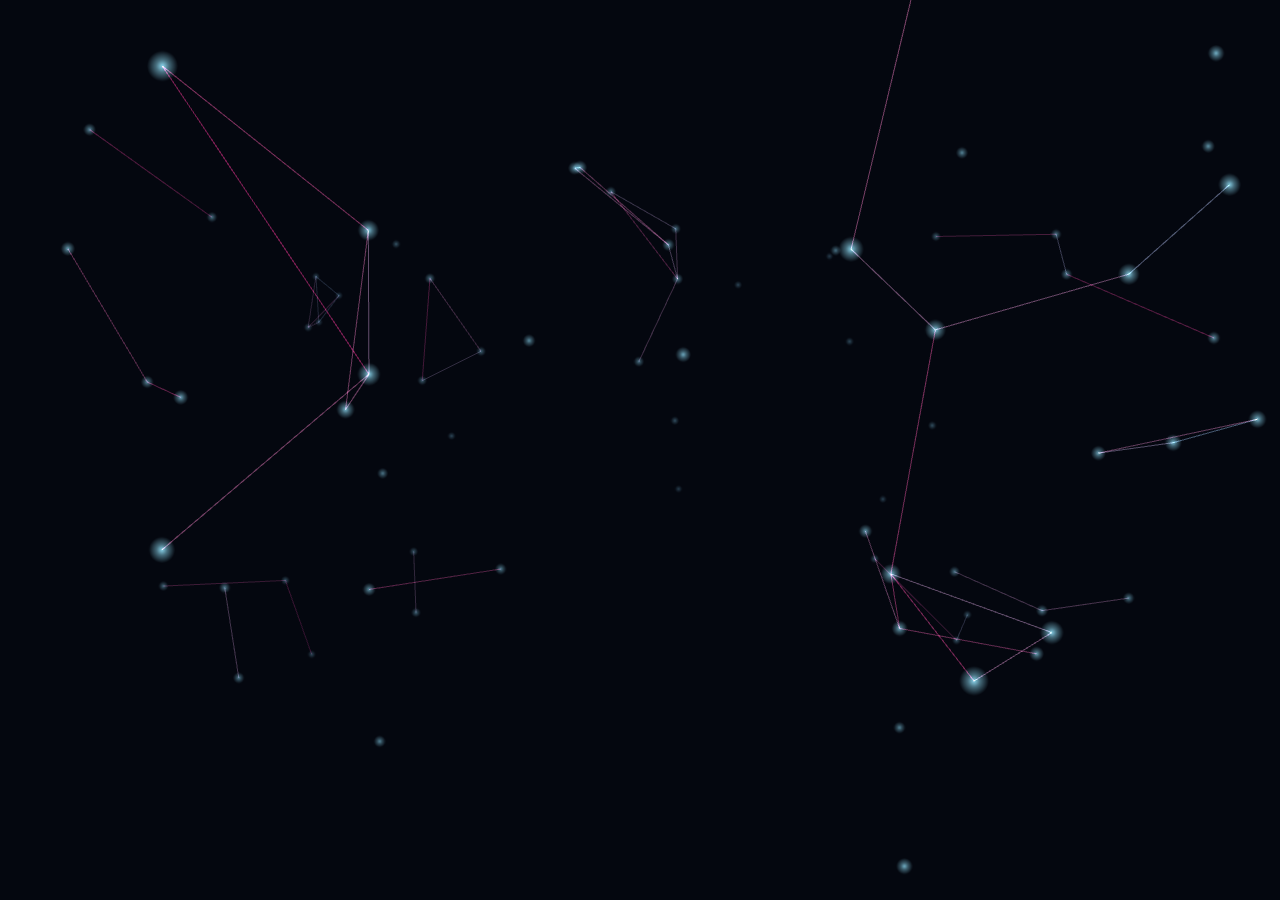
<file: neon-plexus/index.html>
<!DOCTYPE html>
<html lang="ja">
<head>
<meta charset="utf-8">
<meta name="viewport" content="width=device-width, initial-scale=1">
<title>Neon Plexus — Lively Wallpaper</title>
<style>
  html, body { margin: 0; height: 100%; overflow: hidden; background: #04070f; }
  #app { position: fixed; inset: 0; }
  #app canvas { display: block; }
</style>
</head>
<body>
<div id="app"></div>

<script src="lib/three.min.js"></script>

<script>

const scene = new THREE.Scene();
scene.background = new THREE.Color(0x04070f);
scene.fog = new THREE.FogExp2(0x04070f, 0.0045);

const camera = new THREE.PerspectiveCamera(60, innerWidth / innerHeight, 0.1, 4000);
camera.position.set(0, 0, 150);

const renderer = new THREE.WebGLRenderer({ antialias: true, powerPreference: 'high-performance' });
renderer.setPixelRatio(Math.min(devicePixelRatio, 2));
renderer.setSize(innerWidth, innerHeight);
renderer.outputColorSpace = THREE.SRGBColorSpace;
document.getElementById('app').appendChild(renderer.domElement);

function dotTexture() {
  const c = document.createElement('canvas'); c.width = c.height = 64;
  const g = c.getContext('2d');
  const grd = g.createRadialGradient(32, 32, 0, 32, 32, 32);
  grd.addColorStop(0, 'rgba(255,255,255,1)');
  grd.addColorStop(0.4, 'rgba(255,255,255,0.5)');
  grd.addColorStop(1, 'rgba(255,255,255,0)');
  g.fillStyle = grd; g.beginPath(); g.arc(32, 32, 32, 0, Math.PI * 2); g.fill();
  const t = new THREE.CanvasTexture(c); t.colorSpace = THREE.SRGBColorSpace; return t;
}

const world = new THREE.Group();
scene.add(world);

// ------- nodes
const N = 95;
const BOUND = new THREE.Vector3(120, 70, 120);
const nodes = [];
for (let i = 0; i < N; i++) {
  nodes.push({
    p: new THREE.Vector3((Math.random() - 0.5) * 2 * BOUND.x, (Math.random() - 0.5) * 2 * BOUND.y, (Math.random() - 0.5) * 2 * BOUND.z),
    v: new THREE.Vector3((Math.random() - 0.5), (Math.random() - 0.5), (Math.random() - 0.5)).multiplyScalar(6)
  });
}
const nodePos = new Float32Array(N * 3);
const nodeGeo = new THREE.BufferGeometry();
nodeGeo.setAttribute('position', new THREE.BufferAttribute(nodePos, 3));
world.add(new THREE.Points(nodeGeo, new THREE.PointsMaterial({
  map: dotTexture(), color: 0x9beeff, size: 4.5, transparent: true, opacity: 0.95,
  depthWrite: false, blending: THREE.AdditiveBlending
})));

// ------- links
const MAXSEG = N * (N - 1) / 2;
const linkPos = new Float32Array(MAXSEG * 6);
const linkCol = new Float32Array(MAXSEG * 6);
const linkGeo = new THREE.BufferGeometry();
linkGeo.setAttribute('position', new THREE.BufferAttribute(linkPos, 3));
linkGeo.setAttribute('color', new THREE.BufferAttribute(linkCol, 3));
const links = new THREE.LineSegments(linkGeo, new THREE.LineBasicMaterial({
  vertexColors: true, transparent: true, opacity: 0.55, blending: THREE.AdditiveBlending, depthWrite: false
}));
world.add(links);

const DIST = 34, DIST2 = DIST * DIST;
const colNear = new THREE.Color('#22e0ff');
const colFar = new THREE.Color('#ff2d8d');
const tmp = new THREE.Color();

// ------- pointer
const pointer = { x: 0, y: 0 }, target = { x: 0, y: 0 };
addEventListener('pointermove', (e) => {
  target.x = (e.clientX / innerWidth) * 2 - 1;
  target.y = (e.clientY / innerHeight) * 2 - 1;
});

addEventListener('resize', () => {
  camera.aspect = innerWidth / innerHeight;
  camera.updateProjectionMatrix();
  renderer.setSize(innerWidth, innerHeight);
});

const clock = new THREE.Clock();
function animate() {
  const dt = Math.min(clock.getDelta(), 0.05);
  const t = clock.elapsedTime;

  for (let i = 0; i < N; i++) {
    const n = nodes[i];
    n.p.addScaledVector(n.v, dt);
    if (Math.abs(n.p.x) > BOUND.x) n.v.x *= -1;
    if (Math.abs(n.p.y) > BOUND.y) n.v.y *= -1;
    if (Math.abs(n.p.z) > BOUND.z) n.v.z *= -1;
    nodePos[i * 3] = n.p.x; nodePos[i * 3 + 1] = n.p.y; nodePos[i * 3 + 2] = n.p.z;
  }
  nodeGeo.attributes.position.needsUpdate = true;

  let f = 0;
  for (let i = 0; i < N; i++) {
    const a = nodes[i].p;
    for (let j = i + 1; j < N; j++) {
      const b = nodes[j].p;
      const dx = a.x - b.x, dy = a.y - b.y, dz = a.z - b.z;
      const d2 = dx * dx + dy * dy + dz * dz;
      if (d2 < DIST2) {
        linkPos[f] = a.x; linkPos[f + 1] = a.y; linkPos[f + 2] = a.z;
        linkPos[f + 3] = b.x; linkPos[f + 4] = b.y; linkPos[f + 5] = b.z;
        tmp.copy(colNear).lerp(colFar, Math.sqrt(d2) / DIST);
        for (let k = 0; k < 6; k += 3) {
          linkCol[f + k] = tmp.r; linkCol[f + k + 1] = tmp.g; linkCol[f + k + 2] = tmp.b;
        }
        f += 6;
      }
    }
  }
  linkGeo.setDrawRange(0, f / 3);
  linkGeo.attributes.position.needsUpdate = true;
  linkGeo.attributes.color.needsUpdate = true;
  linkPos.fill(0, f); linkCol.fill(0, f);

  world.rotation.y = t * 0.06;
  pointer.x += (target.x - pointer.x) * 0.05;
  pointer.y += (target.y - pointer.y) * 0.05;
  camera.position.x = pointer.x * 30;
  camera.position.y = -pointer.y * 18;
  camera.lookAt(0, 0, 0);

  renderer.render(scene, camera);
  requestAnimationFrame(animate);
}
animate();
</script>
</body>
</html>
</file>
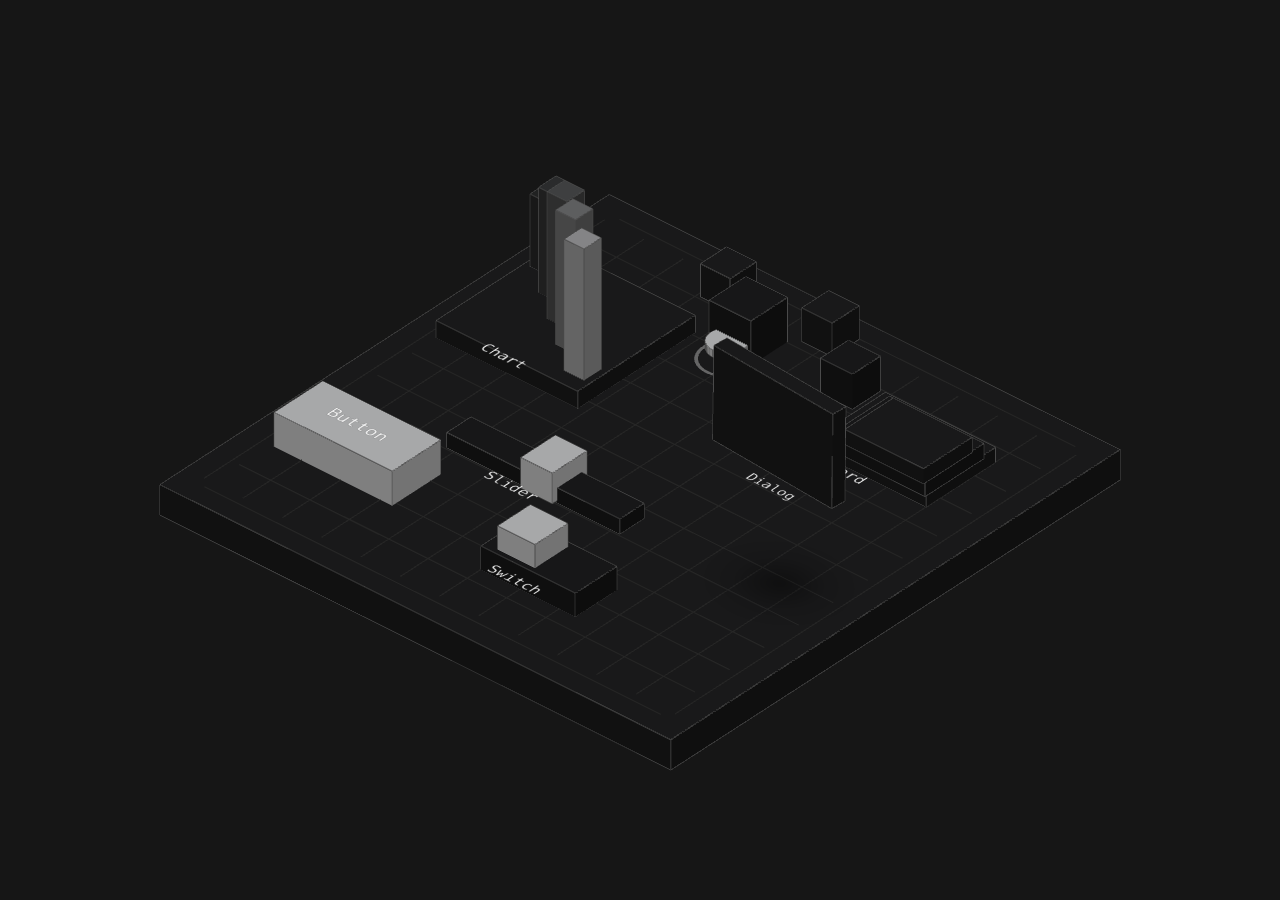
<file: panelui-iso-dark/index.html>
<!DOCTYPE html>
<html lang="ja">
<head>
<meta charset="utf-8">
<meta name="viewport" content="width=device-width, initial-scale=1">
<title>Panel Iso — Lively Wallpaper</title>
<style>
  html, body { margin: 0; height: 100%; overflow: hidden; background: #f5f5f3; }
  #app { position: fixed; inset: 0; }
  #app canvas { display: block; }
</style>
</head>
<body>
<div id="app"></div>
<script src="lib/three.min.js"></script>
<script>
/* =========================================================================
   Panel Iso — isometric, monochrome, paper & ink (PanelUI-inspired)
   ========================================================================= */
const DARK = true;

const P = DARK ? {
  bg: 0x161616, face: 0x1f1f1f, faceAlt: 0x1a1a1a, ink: 0xf5f5f5,
  edge: 0x4a4a4a, grid: 0x262626, shadow: 'rgba(0,0,0,0.5)',
  label: '#f5f5f5', bars: [0x2e2e2e, 0x3d3d3d, 0x5c5c5c, 0x8a8a8a, 0xc2c2c2]
} : {
  bg: 0xf5f5f3, face: 0xffffff, faceAlt: 0xf0f0ee, ink: 0x262626,
  edge: 0xb0b0ac, grid: 0xe4e4e1, shadow: 'rgba(20,20,20,0.35)',
  label: '#262626', bars: [0xdedede, 0xc4c4c1, 0x909090, 0x5c5c5c, 0x2f2f2f]
};

const scene = new THREE.Scene();
scene.background = new THREE.Color(P.bg);

const renderer = new THREE.WebGLRenderer({ antialias: true, powerPreference: 'high-performance' });
renderer.setPixelRatio(Math.min(devicePixelRatio, 2));
renderer.setSize(innerWidth, innerHeight);
renderer.outputColorSpace = THREE.SRGBColorSpace;
document.getElementById('app').appendChild(renderer.domElement);

// ---- isometric orthographic camera
const VIEW = 8.6;
const camera = new THREE.OrthographicCamera(-1, 1, 1, -1, 0.1, 200);
function fitCamera() {
  const aspect = innerWidth / innerHeight;
  camera.left = -VIEW * aspect;
  camera.right = VIEW * aspect;
  camera.top = VIEW;
  camera.bottom = -VIEW;
  camera.position.set(16, 16, 16);
  camera.lookAt(0, 0.4, 0);
  camera.updateProjectionMatrix();
}
fitCamera();

// ---- lights (soft top-lit matte => automatic isometric face shading)
scene.add(new THREE.HemisphereLight(0xffffff, DARK ? 0x111111 : 0xcfcfcc, DARK ? 0.55 : 0.95));
const key = new THREE.DirectionalLight(0xffffff, DARK ? 0.9 : 1.05);
key.position.set(7, 15, 9);
scene.add(key);
const fill = new THREE.DirectionalLight(DARK ? 0x8899bb : 0xffffff, DARK ? 0.35 : 0.28);
fill.position.set(-9, 7, -7);
scene.add(fill);

const world = new THREE.Group();
scene.add(world);

const edgeMat = new THREE.LineBasicMaterial({ color: P.edge });
const matte = (c) => new THREE.MeshStandardMaterial({ color: c, roughness: 0.95, metalness: 0.0 });

// ---- helpers -------------------------------------------------------------
function box(w, h, d, color, mat) {
  const g = new THREE.Group();
  const geo = new THREE.BoxGeometry(w, h, d);
  const m = new THREE.Mesh(geo, mat || matte(color));
  g.add(m);
  g.add(new THREE.LineSegments(new THREE.EdgesGeometry(geo), mat ? new THREE.LineBasicMaterial({ color: P.edge, transparent: true, opacity: 0.55 }) : edgeMat));
  g.userData = { w, h, d };
  return g;
}
function cyl(r, h, color) {
  const g = new THREE.Group();
  const geo = new THREE.CylinderGeometry(r, r, h, 40);
  g.add(new THREE.Mesh(geo, matte(color)));
  g.add(new THREE.LineSegments(new THREE.EdgesGeometry(geo), edgeMat));
  return g;
}
function labelMesh(text, size) {
  const font = '500 46px "Geist Mono","Cascadia Mono",Consolas,ui-monospace,monospace';
  const c = document.createElement('canvas');
  const g0 = c.getContext('2d');
  g0.font = font;
  const w = Math.ceil(g0.measureText(text).width) + 40;
  const h = 72;
  c.width = w; c.height = h;
  const g = c.getContext('2d');
  g.font = font; g.fillStyle = P.label; g.textAlign = 'center'; g.textBaseline = 'middle';
  g.fillText(text, w / 2, h / 2 + 2);
  const tex = new THREE.CanvasTexture(c);
  tex.colorSpace = THREE.SRGBColorSpace;
  tex.anisotropy = 4;
  const aspect = w / h;
  const m = new THREE.Mesh(
    new THREE.PlaneGeometry(size * aspect, size),
    new THREE.MeshBasicMaterial({ map: tex, transparent: true, depthWrite: false })
  );
  m.rotation.x = -Math.PI / 2;
  return m;
}
const shadowTex = (() => {
  const c = document.createElement('canvas'); c.width = c.height = 128;
  const g = c.getContext('2d');
  const grd = g.createRadialGradient(64, 64, 0, 64, 64, 64);
  grd.addColorStop(0, P.shadow); grd.addColorStop(0.55, P.shadow.replace(/[\d.]+\)$/, '0.12)')); grd.addColorStop(1, 'rgba(0,0,0,0)');
  g.fillStyle = grd; g.fillRect(0, 0, 128, 128);
  const t = new THREE.CanvasTexture(c); t.colorSpace = THREE.SRGBColorSpace; return t;
})();
function blob(w, d) {
  const m = new THREE.Mesh(
    new THREE.PlaneGeometry(w, d),
    new THREE.MeshBasicMaterial({ map: shadowTex, transparent: true, depthWrite: false })
  );
  m.rotation.x = -Math.PI / 2;
  m.position.y = 0.012;
  return m;
}

// ---- board ---------------------------------------------------------------
const BOARD = 13;
const board = box(BOARD, 0.7, BOARD, P.face);
board.position.y = -0.35;
world.add(board);

// faint graph grid on the board top
(function grid() {
  const pts = [];
  const half = BOARD / 2 - 0.7;
  for (let i = -6; i <= 6; i++) {
    pts.push(i, 0, -half, i, 0, half);
    pts.push(-half, 0, i, half, 0, i);
  }
  const geo = new THREE.BufferGeometry();
  geo.setAttribute('position', new THREE.BufferAttribute(new Float32Array(pts), 3));
  const lines = new THREE.LineSegments(geo, new THREE.LineBasicMaterial({ color: P.grid }));
  lines.position.y = 0.011;
  world.add(lines);
})();

// ---- components on the board --------------------------------------------
// (1) primary button
const btn = box(3.0, 0.8, 1.4, P.ink);
btn.position.set(-4.2, 0.4, 3.4);
world.add(btn);
const btnLabel = labelMesh('Button', 0.62);
btnLabel.position.set(-4.2, 0.83, 3.4);
world.add(btnLabel);

// (2) switch
const swBase = box(2.4, 0.55, 1.2, P.faceAlt);
swBase.position.set(1.2, 0.275, 4.0);
world.add(swBase);
const swKnob = box(0.95, 0.95, 0.95, P.ink);
swKnob.position.set(1.2, 0.62, 4.0);
world.add(swKnob);
const swLabel = labelMesh('Switch', 0.55);
swLabel.position.set(1.2, 0.52, 5.0);
world.add(swLabel);

// (3) slider
const track = box(4.4, 0.35, 0.7, P.faceAlt);
track.position.set(-1.0, 0.18, 1.6);
world.add(track);
const knob = box(0.8, 0.7, 1.0, P.ink);
knob.position.set(-1.0, 0.42, 1.6);
world.add(knob);
const slLabel = labelMesh('Slider', 0.55);
slLabel.position.set(-1.0, 0.45, 2.6);
world.add(slLabel);

// (4) animated bar chart on a card
const chartPanel = box(3.6, 0.4, 3.4, P.face);
chartPanel.position.set(-4.0, 0.2, -2.4);
world.add(chartPanel);
const bars = [];
const ramp = P.bars;
for (let i = 0; i < 5; i++) {
  const b = box(0.5, 1, 0.5, ramp[i]);
  b.position.set(-5.4 + i * 0.7, 0.4 + 0.5, -2.4 - 1.1 + i * 0.55);
  world.add(b);
  bars.push(b);
}
const chLabel = labelMesh('Chart', 0.55);
chLabel.position.set(-4.0, 0.44, -0.6);
world.add(chLabel);

// (5) stacked cards
const cardA = box(2.8, 0.35, 2.0, P.face);
cardA.position.set(3.6, 0.18, -3.6);
world.add(cardA);
const cardB = box(2.4, 0.35, 1.7, P.faceAlt);
cardB.position.set(3.9, 0.55, -3.3);
world.add(cardB);
const cardC = box(2.0, 0.35, 1.4, P.face);
cardC.position.set(4.15, 0.92, -3.05);
world.add(cardC);
const cardLabel = labelMesh('Card', 0.55);
cardLabel.position.set(3.6, 0.5, -1.9);
world.add(cardLabel);

// (6) floating dialog that bobs
const dialog = new THREE.Group();
const dlgBody = box(3.2, 2.2, 0.35, P.face);   // vertical panel (tall in y, thin in z)
dialog.add(dlgBody);
world.add(dialog);
dialog.position.set(4.6, 3.4, 1.2);
const dlgLabel = labelMesh('Dialog', 0.5);
world.add(dlgLabel);
const dlgBlob = blob(3.6, 3.2);
dlgBlob.position.set(4.6, 0.02, 1.2);
world.add(dlgBlob);

// (7) small scatter blocks
const cubes = [];
for (let i = 0; i < 4; i++) {
  const s = 0.7 + Math.random() * 0.5;
  const c = box(s, s, s, i % 2 ? P.faceAlt : P.face);
  c.position.set(-2.5 + i * 1.3, 0.4, -5.4 + (i % 2) * 0.9);
  world.add(c);
  cubes.push({ g: c, y0: 0.4, phase: Math.random() * Math.PI * 2 });
}

// (8) cursor puck that travels the board
const puck = cyl(0.42, 0.16, P.ink);
world.add(puck);
const puckRing = new THREE.Mesh(
  new THREE.RingGeometry(0.55, 0.62, 40),
  new THREE.MeshBasicMaterial({ color: P.ink, transparent: true, opacity: 0.35, side: THREE.DoubleSide, depthWrite: false })
);
puckRing.rotation.x = -Math.PI / 2;
puckRing.position.y = 0.014;
world.add(puckRing);

// ---- pointer parallax ----------------------------------------------------
const pointer = { x: 0, y: 0 }, target = { x: 0, y: 0 };
addEventListener('pointermove', (e) => {
  target.x = (e.clientX / innerWidth) * 2 - 1;
  target.y = (e.clientY / innerHeight) * 2 - 1;
});

// ---- resize --------------------------------------------------------------
addEventListener('resize', () => {
  renderer.setSize(innerWidth, innerHeight);
  fitCamera();
});

// ---- animate -------------------------------------------------------------
const clock = new THREE.Clock();
const R = 4.6; // puck path radius

function animate() {
  const t = clock.elapsedTime;
  const dt = Math.min(clock.getDelta(), 0.05);

  // bars breathe
  bars.forEach((b, i) => {
    const hgt = 1.2 + Math.sin(t * 1.1 + i * 0.7) * 0.7 + (i + 1) * 0.35;
    b.scale.y = hgt;
    b.position.y = 0.4 + 0.5 * hgt;   // bottom stays on the chart card
  });

  // slider knob slides
  knob.position.x = -1.0 + Math.sin(t * 0.8) * 1.5;

  // switch flips
  const flip = (Math.sin(t * 0.9) > 0) ? 1 : -1;
  swKnob.position.x += ((1.2 + flip * 0.55) - swKnob.position.x) * Math.min(1, dt * 8);

  // dialog bobs and gently inclines
  dialog.position.y = 3.4 + Math.sin(t * 0.7) * 0.35;
  dialog.rotation.z = Math.sin(t * 0.5) * 0.03;
  dialog.rotation.y = Math.sin(t * 0.4) * 0.06;
  dlgLabel.position.set(dialog.position.x, dialog.position.y - 1.35, dialog.position.z + 0.25);
  dlgBlob.scale.setScalar(0.85 + Math.sin(t * 0.7) * 0.08);
  dlgBlob.material.opacity = 0.9 - (dialog.position.y - 3.4) * 0.4;

  // scatter cubes bob
  cubes.forEach((c) => {
    c.g.position.y = c.y0 + Math.abs(Math.sin(t * 0.8 + c.phase)) * 0.25;
  });

  // cursor puck loops around the board with easing + ring pulse
  const u = (t * 0.06) % 1;
  const ang = u * Math.PI * 2;
  const px = Math.cos(ang) * R + Math.sin(ang * 2) * 0.6;
  const pz = Math.sin(ang) * R + Math.cos(ang * 3) * 0.6;
  puck.position.set(px, 0.38 + Math.sin(t * 2) * 0.03, pz);
  puckRing.position.set(px, 0.014, pz);
  const pulse = 1 + (Math.sin(t * 2) * 0.5 + 0.5) * 0.5;
  puckRing.scale.setScalar(pulse);
  puckRing.material.opacity = 0.35 * (2 - pulse);

  // slow isometric sway + parallax
  world.rotation.y = Math.sin(t * 0.06) * 0.10;
  pointer.x += (target.x - pointer.x) * 0.04;
  pointer.y += (target.y - pointer.y) * 0.04;
  camera.position.set(16 + pointer.x * 2.4, 16 - pointer.y * 1.6, 16 + pointer.x * 1.2);
  camera.lookAt(0, 0.4, 0);

  renderer.render(scene, camera);
  requestAnimationFrame(animate);
}
animate();
</script>
</body>
</html>
</file>
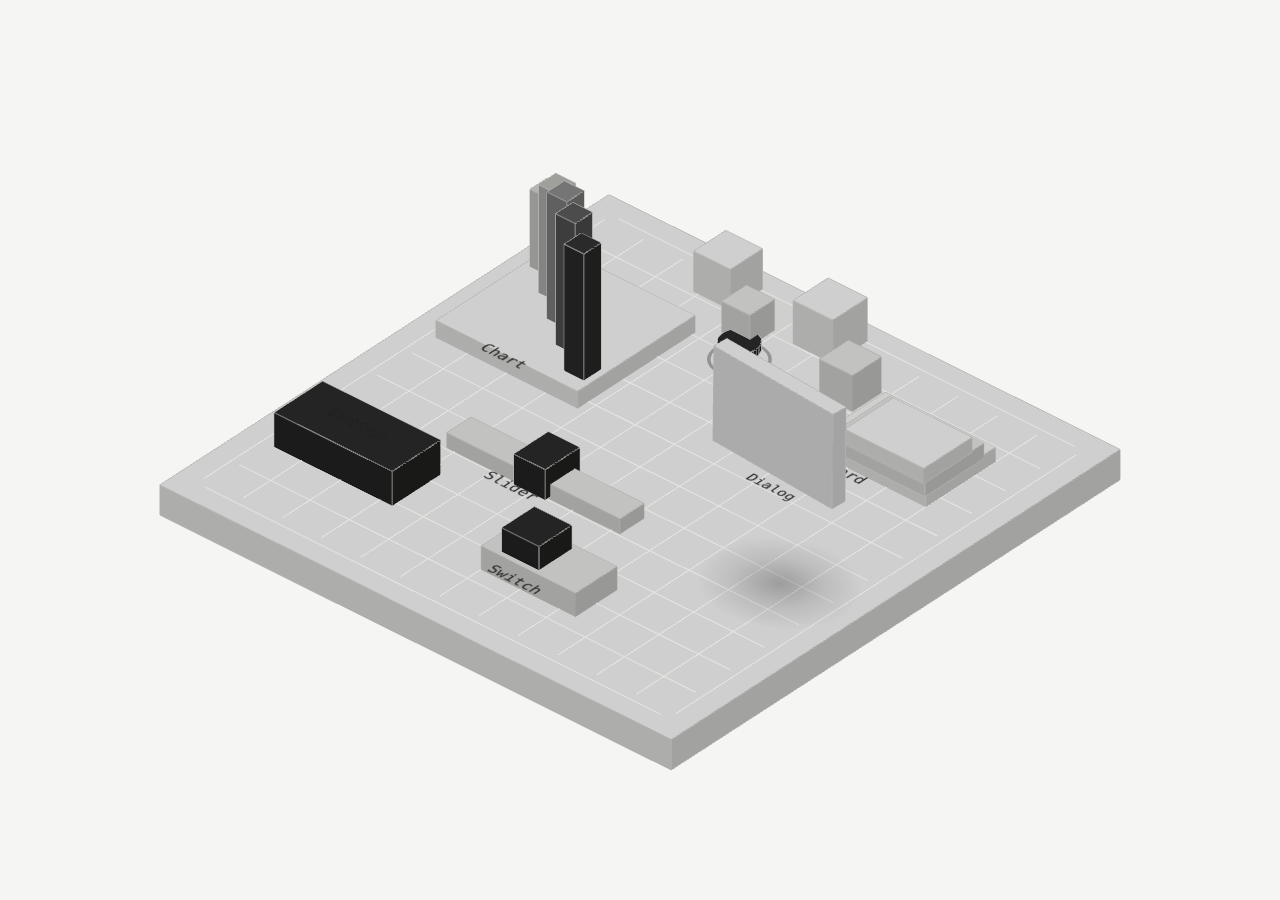
<file: panelui-iso/index.html>
<!DOCTYPE html>
<html lang="ja">
<head>
<meta charset="utf-8">
<meta name="viewport" content="width=device-width, initial-scale=1">
<meta name="color-scheme" content="light dark">
<title>Panel Iso — Lively Wallpaper</title>
<style>
  html, body { margin: 0; height: 100%; overflow: hidden; background: #f5f5f3; }
  @media (prefers-color-scheme: dark) { html, body { background: #161616; } }
  #app { position: fixed; inset: 0; }
  #app canvas { display: block; }
</style>
</head>
<body>
<div id="app"></div>
<script src="lib/three.min.js"></script>
<script>
/* =========================================================================
   Panel Iso — isometric, monochrome, paper & ink (PanelUI-inspired)
   ========================================================================= */
/* Theme: follow the OS (prefers-color-scheme). Force with #dark or #light. */
const _q = location.search + location.hash;
const _forced = /dark/i.test(_q) ? true : (/light/i.test(_q) ? false : null);
const _mq = window.matchMedia ? window.matchMedia('(prefers-color-scheme: dark)') : null;
const DARK = _forced !== null ? _forced : !!(_mq && _mq.matches);
if (_forced === null && _mq) {
  const onThemeChange = () => location.reload();   // re-init on OS theme switch
  if (_mq.addEventListener) _mq.addEventListener('change', onThemeChange);
  else if (_mq.addListener) _mq.addListener(onThemeChange);
}

const P = DARK ? {
  bg: 0x161616, face: 0x1f1f1f, faceAlt: 0x1a1a1a, ink: 0xf5f5f5,
  edge: 0x4a4a4a, grid: 0x262626, shadow: 'rgba(0,0,0,0.5)',
  label: '#f5f5f5', bars: [0x2e2e2e, 0x3d3d3d, 0x5c5c5c, 0x8a8a8a, 0xc2c2c2]
} : {
  bg: 0xf5f5f3, face: 0xffffff, faceAlt: 0xf0f0ee, ink: 0x262626,
  edge: 0xb0b0ac, grid: 0xe4e4e1, shadow: 'rgba(20,20,20,0.35)',
  label: '#262626', bars: [0xdedede, 0xc4c4c1, 0x909090, 0x5c5c5c, 0x2f2f2f]
};

const scene = new THREE.Scene();
scene.background = new THREE.Color(P.bg);

const renderer = new THREE.WebGLRenderer({ antialias: true, powerPreference: 'high-performance' });
renderer.setPixelRatio(Math.min(devicePixelRatio, 2));
renderer.setSize(innerWidth, innerHeight);
renderer.outputColorSpace = THREE.SRGBColorSpace;
document.getElementById('app').appendChild(renderer.domElement);

// ---- isometric orthographic camera
const VIEW = 8.6;
const camera = new THREE.OrthographicCamera(-1, 1, 1, -1, 0.1, 200);
function fitCamera() {
  const aspect = innerWidth / innerHeight;
  camera.left = -VIEW * aspect;
  camera.right = VIEW * aspect;
  camera.top = VIEW;
  camera.bottom = -VIEW;
  camera.position.set(16, 16, 16);
  camera.lookAt(0, 0.4, 0);
  camera.updateProjectionMatrix();
}
fitCamera();

// ---- lights (soft top-lit matte => automatic isometric face shading)
scene.add(new THREE.HemisphereLight(0xffffff, DARK ? 0x111111 : 0xcfcfcc, DARK ? 0.55 : 0.95));
const key = new THREE.DirectionalLight(0xffffff, DARK ? 0.9 : 1.05);
key.position.set(7, 15, 9);
scene.add(key);
const fill = new THREE.DirectionalLight(DARK ? 0x8899bb : 0xffffff, DARK ? 0.35 : 0.28);
fill.position.set(-9, 7, -7);
scene.add(fill);

const world = new THREE.Group();
scene.add(world);

const edgeMat = new THREE.LineBasicMaterial({ color: P.edge });
const matte = (c) => new THREE.MeshStandardMaterial({ color: c, roughness: 0.95, metalness: 0.0 });

// ---- helpers -------------------------------------------------------------
function box(w, h, d, color, mat) {
  const g = new THREE.Group();
  const geo = new THREE.BoxGeometry(w, h, d);
  const m = new THREE.Mesh(geo, mat || matte(color));
  g.add(m);
  g.add(new THREE.LineSegments(new THREE.EdgesGeometry(geo), mat ? new THREE.LineBasicMaterial({ color: P.edge, transparent: true, opacity: 0.55 }) : edgeMat));
  g.userData = { w, h, d };
  return g;
}
function cyl(r, h, color) {
  const g = new THREE.Group();
  const geo = new THREE.CylinderGeometry(r, r, h, 40);
  g.add(new THREE.Mesh(geo, matte(color)));
  g.add(new THREE.LineSegments(new THREE.EdgesGeometry(geo), edgeMat));
  return g;
}
function labelMesh(text, size) {
  const font = '500 46px "Geist Mono","Cascadia Mono",Consolas,ui-monospace,monospace';
  const c = document.createElement('canvas');
  const g0 = c.getContext('2d');
  g0.font = font;
  const w = Math.ceil(g0.measureText(text).width) + 40;
  const h = 72;
  c.width = w; c.height = h;
  const g = c.getContext('2d');
  g.font = font; g.fillStyle = P.label; g.textAlign = 'center'; g.textBaseline = 'middle';
  g.fillText(text, w / 2, h / 2 + 2);
  const tex = new THREE.CanvasTexture(c);
  tex.colorSpace = THREE.SRGBColorSpace;
  tex.anisotropy = 4;
  const aspect = w / h;
  const m = new THREE.Mesh(
    new THREE.PlaneGeometry(size * aspect, size),
    new THREE.MeshBasicMaterial({ map: tex, transparent: true, depthWrite: false })
  );
  m.rotation.x = -Math.PI / 2;
  return m;
}
const shadowTex = (() => {
  const c = document.createElement('canvas'); c.width = c.height = 128;
  const g = c.getContext('2d');
  const grd = g.createRadialGradient(64, 64, 0, 64, 64, 64);
  grd.addColorStop(0, P.shadow); grd.addColorStop(0.55, P.shadow.replace(/[\d.]+\)$/, '0.12)')); grd.addColorStop(1, 'rgba(0,0,0,0)');
  g.fillStyle = grd; g.fillRect(0, 0, 128, 128);
  const t = new THREE.CanvasTexture(c); t.colorSpace = THREE.SRGBColorSpace; return t;
})();
function blob(w, d) {
  const m = new THREE.Mesh(
    new THREE.PlaneGeometry(w, d),
    new THREE.MeshBasicMaterial({ map: shadowTex, transparent: true, depthWrite: false })
  );
  m.rotation.x = -Math.PI / 2;
  m.position.y = 0.012;
  return m;
}

// ---- board ---------------------------------------------------------------
const BOARD = 13;
const board = box(BOARD, 0.7, BOARD, P.face);
board.position.y = -0.35;
world.add(board);

// faint graph grid on the board top
(function grid() {
  const pts = [];
  const half = BOARD / 2 - 0.7;
  for (let i = -6; i <= 6; i++) {
    pts.push(i, 0, -half, i, 0, half);
    pts.push(-half, 0, i, half, 0, i);
  }
  const geo = new THREE.BufferGeometry();
  geo.setAttribute('position', new THREE.BufferAttribute(new Float32Array(pts), 3));
  const lines = new THREE.LineSegments(geo, new THREE.LineBasicMaterial({ color: P.grid }));
  lines.position.y = 0.011;
  world.add(lines);
})();

// ---- components on the board --------------------------------------------
// (1) primary button
const btn = box(3.0, 0.8, 1.4, P.ink);
btn.position.set(-4.2, 0.4, 3.4);
world.add(btn);
const btnLabel = labelMesh('Button', 0.62);
btnLabel.position.set(-4.2, 0.83, 3.4);
world.add(btnLabel);

// (2) switch
const swBase = box(2.4, 0.55, 1.2, P.faceAlt);
swBase.position.set(1.2, 0.275, 4.0);
world.add(swBase);
const swKnob = box(0.95, 0.95, 0.95, P.ink);
swKnob.position.set(1.2, 0.62, 4.0);
world.add(swKnob);
const swLabel = labelMesh('Switch', 0.55);
swLabel.position.set(1.2, 0.52, 5.0);
world.add(swLabel);

// (3) slider
const track = box(4.4, 0.35, 0.7, P.faceAlt);
track.position.set(-1.0, 0.18, 1.6);
world.add(track);
const knob = box(0.8, 0.7, 1.0, P.ink);
knob.position.set(-1.0, 0.42, 1.6);
world.add(knob);
const slLabel = labelMesh('Slider', 0.55);
slLabel.position.set(-1.0, 0.45, 2.6);
world.add(slLabel);

// (4) animated bar chart on a card
const chartPanel = box(3.6, 0.4, 3.4, P.face);
chartPanel.position.set(-4.0, 0.2, -2.4);
world.add(chartPanel);
const bars = [];
const ramp = P.bars;
for (let i = 0; i < 5; i++) {
  const b = box(0.5, 1, 0.5, ramp[i]);
  b.position.set(-5.4 + i * 0.7, 0.4 + 0.5, -2.4 - 1.1 + i * 0.55);
  world.add(b);
  bars.push(b);
}
const chLabel = labelMesh('Chart', 0.55);
chLabel.position.set(-4.0, 0.44, -0.6);
world.add(chLabel);

// (5) stacked cards
const cardA = box(2.8, 0.35, 2.0, P.face);
cardA.position.set(3.6, 0.18, -3.6);
world.add(cardA);
const cardB = box(2.4, 0.35, 1.7, P.faceAlt);
cardB.position.set(3.9, 0.55, -3.3);
world.add(cardB);
const cardC = box(2.0, 0.35, 1.4, P.face);
cardC.position.set(4.15, 0.92, -3.05);
world.add(cardC);
const cardLabel = labelMesh('Card', 0.55);
cardLabel.position.set(3.6, 0.5, -1.9);
world.add(cardLabel);

// (6) floating dialog that bobs
const dialog = new THREE.Group();
const dlgBody = box(3.2, 2.2, 0.35, P.face);   // vertical panel (tall in y, thin in z)
dialog.add(dlgBody);
world.add(dialog);
dialog.position.set(4.6, 3.4, 1.2);
const dlgLabel = labelMesh('Dialog', 0.5);
world.add(dlgLabel);
const dlgBlob = blob(3.6, 3.2);
dlgBlob.position.set(4.6, 0.02, 1.2);
world.add(dlgBlob);

// (7) small scatter blocks
const cubes = [];
for (let i = 0; i < 4; i++) {
  const s = 0.7 + Math.random() * 0.5;
  const c = box(s, s, s, i % 2 ? P.faceAlt : P.face);
  c.position.set(-2.5 + i * 1.3, 0.4, -5.4 + (i % 2) * 0.9);
  world.add(c);
  cubes.push({ g: c, y0: 0.4, phase: Math.random() * Math.PI * 2 });
}

// (8) cursor puck that travels the board
const puck = cyl(0.42, 0.16, P.ink);
world.add(puck);
const puckRing = new THREE.Mesh(
  new THREE.RingGeometry(0.55, 0.62, 40),
  new THREE.MeshBasicMaterial({ color: P.ink, transparent: true, opacity: 0.35, side: THREE.DoubleSide, depthWrite: false })
);
puckRing.rotation.x = -Math.PI / 2;
puckRing.position.y = 0.014;
world.add(puckRing);

// ---- pointer parallax ----------------------------------------------------
const pointer = { x: 0, y: 0 }, target = { x: 0, y: 0 };
addEventListener('pointermove', (e) => {
  target.x = (e.clientX / innerWidth) * 2 - 1;
  target.y = (e.clientY / innerHeight) * 2 - 1;
});

// ---- resize --------------------------------------------------------------
addEventListener('resize', () => {
  renderer.setSize(innerWidth, innerHeight);
  fitCamera();
});

// ---- animate -------------------------------------------------------------
const clock = new THREE.Clock();
const R = 4.6; // puck path radius

function animate() {
  const t = clock.elapsedTime;
  const dt = Math.min(clock.getDelta(), 0.05);

  // bars breathe
  bars.forEach((b, i) => {
    const hgt = 1.2 + Math.sin(t * 1.1 + i * 0.7) * 0.7 + (i + 1) * 0.35;
    b.scale.y = hgt;
    b.position.y = 0.4 + 0.5 * hgt;   // bottom stays on the chart card
  });

  // slider knob slides
  knob.position.x = -1.0 + Math.sin(t * 0.8) * 1.5;

  // switch flips
  const flip = (Math.sin(t * 0.9) > 0) ? 1 : -1;
  swKnob.position.x += ((1.2 + flip * 0.55) - swKnob.position.x) * Math.min(1, dt * 8);

  // dialog bobs and gently inclines
  dialog.position.y = 3.4 + Math.sin(t * 0.7) * 0.35;
  dialog.rotation.z = Math.sin(t * 0.5) * 0.03;
  dialog.rotation.y = Math.sin(t * 0.4) * 0.06;
  dlgLabel.position.set(dialog.position.x, dialog.position.y - 1.35, dialog.position.z + 0.25);
  dlgBlob.scale.setScalar(0.85 + Math.sin(t * 0.7) * 0.08);
  dlgBlob.material.opacity = 0.9 - (dialog.position.y - 3.4) * 0.4;

  // scatter cubes bob
  cubes.forEach((c) => {
    c.g.position.y = c.y0 + Math.abs(Math.sin(t * 0.8 + c.phase)) * 0.25;
  });

  // cursor puck loops around the board with easing + ring pulse
  const u = (t * 0.06) % 1;
  const ang = u * Math.PI * 2;
  const px = Math.cos(ang) * R + Math.sin(ang * 2) * 0.6;
  const pz = Math.sin(ang) * R + Math.cos(ang * 3) * 0.6;
  puck.position.set(px, 0.38 + Math.sin(t * 2) * 0.03, pz);
  puckRing.position.set(px, 0.014, pz);
  const pulse = 1 + (Math.sin(t * 2) * 0.5 + 0.5) * 0.5;
  puckRing.scale.setScalar(pulse);
  puckRing.material.opacity = 0.35 * (2 - pulse);

  // slow isometric sway + parallax
  world.rotation.y = Math.sin(t * 0.06) * 0.10;
  pointer.x += (target.x - pointer.x) * 0.04;
  pointer.y += (target.y - pointer.y) * 0.04;
  camera.position.set(16 + pointer.x * 2.4, 16 - pointer.y * 1.6, 16 + pointer.x * 1.2);
  camera.lookAt(0, 0.4, 0);

  renderer.render(scene, camera);
  requestAnimationFrame(animate);
}
animate();
</script>
</body>
</html>
</file>
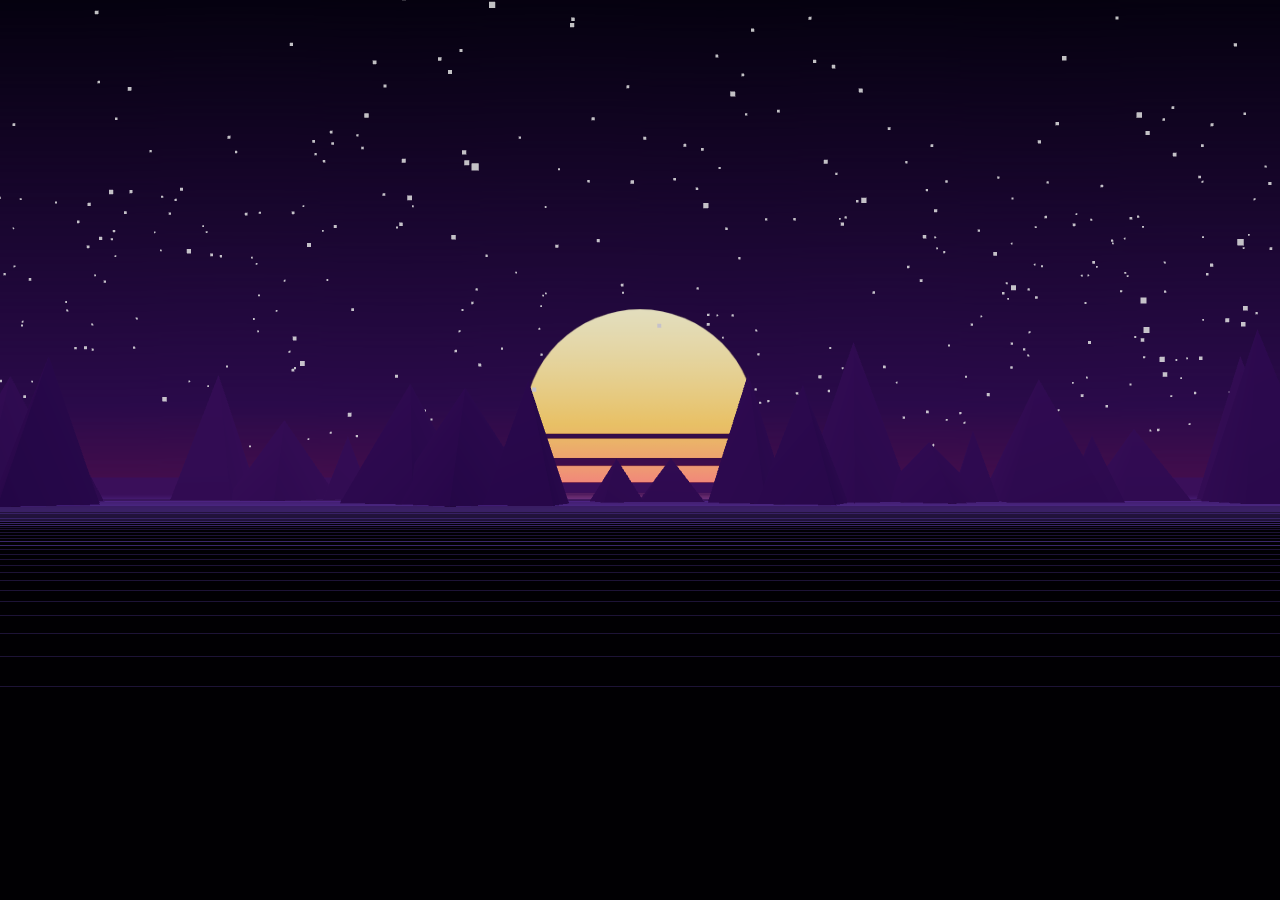
<file: synthwave-drive/index.html>
<!DOCTYPE html>
<html lang="ja">
<head>
<meta charset="utf-8">
<meta name="viewport" content="width=device-width, initial-scale=1">
<title>Synthwave Drive — Lively Wallpaper</title>
<style>
  html, body { margin: 0; height: 100%; overflow: hidden; background: #05010f; }
  #app { position: fixed; inset: 0; }
  #app canvas { display: block; }
</style>
</head>
<body>
<div id="app"></div>

<script src="lib/three.min.js"></script>

<script>

const scene = new THREE.Scene();
scene.fog = new THREE.Fog(0x3a0f5a, 80, 260);

const camera = new THREE.PerspectiveCamera(60, innerWidth / innerHeight, 0.1, 3000);
camera.position.set(0, 6.5, 18);
camera.lookAt(0, 9, -60);

const renderer = new THREE.WebGLRenderer({ antialias: true, powerPreference: 'high-performance' });
renderer.setPixelRatio(Math.min(devicePixelRatio, 2));
renderer.setSize(innerWidth, innerHeight);
renderer.outputColorSpace = THREE.SRGBColorSpace;
renderer.toneMapping = THREE.ACESFilmicToneMapping;
document.getElementById('app').appendChild(renderer.domElement);

// ------- sky gradient
function gradientTexture() {
  const c = document.createElement('canvas'); c.width = 8; c.height = 256;
  const g = c.getContext('2d');
  const grd = g.createLinearGradient(0, 0, 0, 256);
  grd.addColorStop(0.0, '#05010f');
  grd.addColorStop(0.45, '#2a0a4a');
  grd.addColorStop(0.72, '#7a1550');
  grd.addColorStop(1.0, '#ff5e7a');
  g.fillStyle = grd; g.fillRect(0, 0, 8, 256);
  const t = new THREE.CanvasTexture(c); t.colorSpace = THREE.SRGBColorSpace; return t;
}
scene.background = gradientTexture();

// ------- retro sun
function sunTexture() {
  const c = document.createElement('canvas'); c.width = c.height = 256;
  const g = c.getContext('2d');
  const grd = g.createLinearGradient(0, 0, 0, 256);
  grd.addColorStop(0, '#fff2a8'); grd.addColorStop(0.5, '#ffb14a'); grd.addColorStop(1, '#ff2d8d');
  g.beginPath(); g.arc(128, 128, 124, 0, Math.PI * 2); g.closePath(); g.fillStyle = grd; g.fill();
  g.globalCompositeOperation = 'destination-out';
  for (let y = 138; y < 256; y += 26) g.fillRect(0, y, 256, 5 + (y - 138) * 0.12);
  const t = new THREE.CanvasTexture(c); t.colorSpace = THREE.SRGBColorSpace; return t;
}
const sun = new THREE.Mesh(
  new THREE.PlaneGeometry(64, 64),
  new THREE.MeshBasicMaterial({ map: sunTexture(), transparent: true, depthWrite: false, fog: false })
);
sun.position.set(0, 20, -190);
scene.add(sun);

// ------- ground + moving grid
const ground = new THREE.Mesh(new THREE.PlaneGeometry(4000, 4000), new THREE.MeshBasicMaterial({ color: 0x0a0512 }));
ground.rotation.x = -Math.PI / 2;
ground.position.y = -0.02;
scene.add(ground);

const gridSize = 600, divisions = 150, cell = gridSize / divisions;
const grid = new THREE.GridHelper(gridSize, divisions, 0xff2d8d, 0x8a5cff);
grid.material.transparent = true; grid.material.opacity = 0.8;
scene.add(grid);

// ------- low-poly mountains
const mtnMat = new THREE.MeshStandardMaterial({ color: 0x1a0733, emissive: 0x3a1060, emissiveIntensity: 0.5, flatShading: true, roughness: 1 });
for (let i = 0; i < 34; i++) {
  const h = 12 + Math.random() * 34;
  const m = new THREE.Mesh(new THREE.ConeGeometry(8 + Math.random() * 11, h, 4), mtnMat);
  m.position.set(-250 + i * 15 + Math.random() * 6, h / 2 - 2, -150 - Math.random() * 50);
  m.rotation.y = Math.random() * Math.PI;
  scene.add(m);
}

// ------- stars
const stars = [];
for (let i = 0; i < 700; i++) {
  stars.push((Math.random() - 0.5) * 700, 20 + Math.random() * 130, -80 - Math.random() * 320);
}
const starGeo = new THREE.BufferGeometry();
starGeo.setAttribute('position', new THREE.BufferAttribute(new Float32Array(stars), 3));
scene.add(new THREE.Points(starGeo, new THREE.PointsMaterial({ color: 0xffffff, size: 1.6, transparent: true, opacity: 0.85, fog: false })));

// ------- lights
scene.add(new THREE.AmbientLight(0x6a3aa0, 1.3));
const dir = new THREE.DirectionalLight(0xff88cc, 1.3);
dir.position.set(-30, 60, 20);
scene.add(dir);

// ------- pointer parallax
const pointer = { x: 0, y: 0 }, target = { x: 0, y: 0 };
addEventListener('pointermove', (e) => {
  target.x = (e.clientX / innerWidth) * 2 - 1;
  target.y = (e.clientY / innerHeight) * 2 - 1;
});

addEventListener('resize', () => {
  camera.aspect = innerWidth / innerHeight;
  camera.updateProjectionMatrix();
  renderer.setSize(innerWidth, innerHeight);
});

const clock = new THREE.Clock();
const SPEED = 26;

function animate() {
  const dt = Math.min(clock.getDelta(), 0.05);
  const t = clock.elapsedTime;

  // endless forward motion
  grid.position.z = (grid.position.z + SPEED * dt) % cell;

  pointer.x += (target.x - pointer.x) * 0.05;
  pointer.y += (target.y - pointer.y) * 0.05;
  camera.position.x = pointer.x * 4;
  camera.position.y = 6.5 - pointer.y * 1.6;
  camera.lookAt(pointer.x * 2, 9, -60);

  renderer.render(scene, camera);
  requestAnimationFrame(animate);
}
animate();
</script>
</body>
</html>
</file>
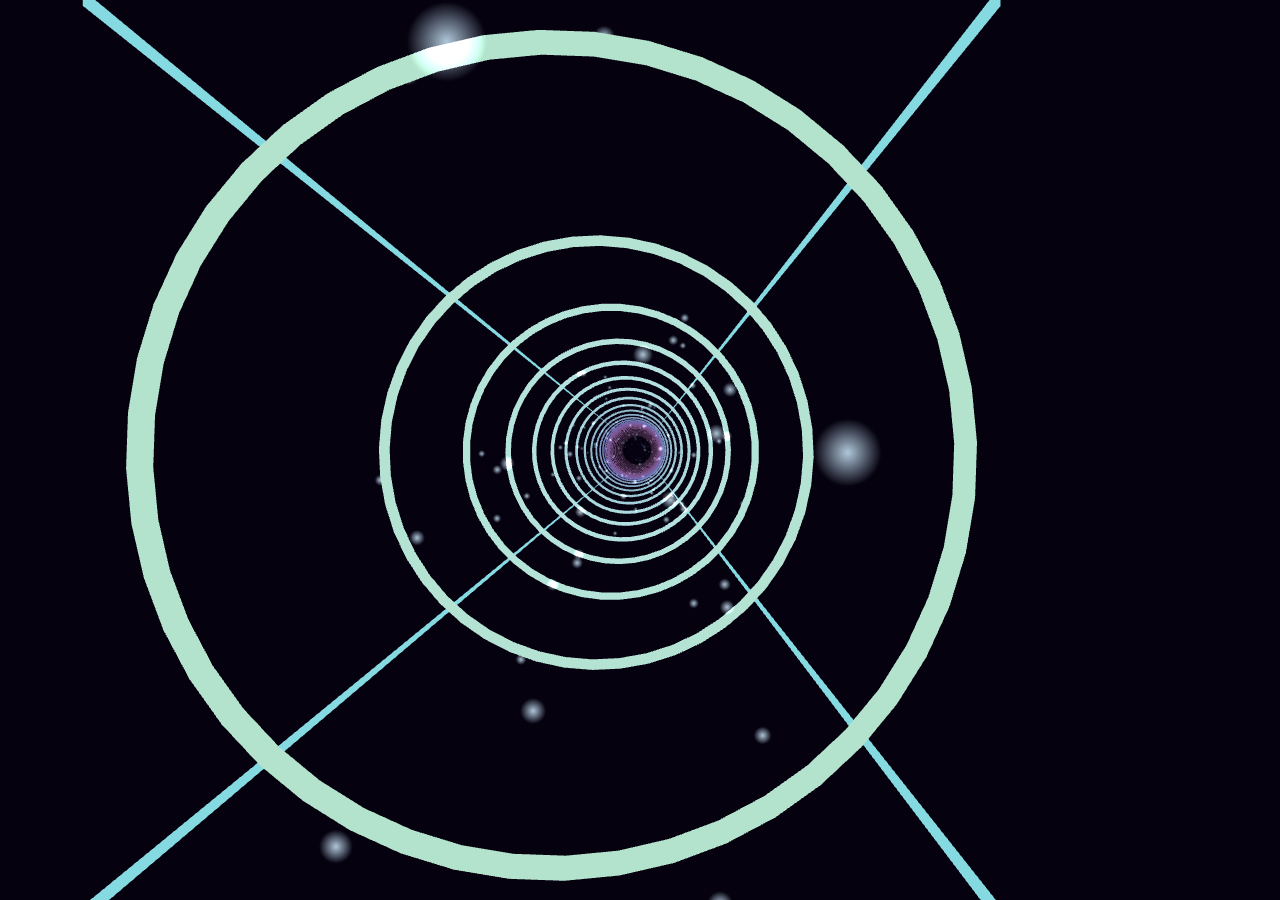
<file: warp-tunnel/index.html>
<!DOCTYPE html>
<html lang="ja">
<head>
<meta charset="utf-8">
<meta name="viewport" content="width=device-width, initial-scale=1">
<title>Warp Tunnel — Lively Wallpaper</title>
<style>
  html, body { margin: 0; height: 100%; overflow: hidden; background: #05010f; }
  #app { position: fixed; inset: 0; }
  #app canvas { display: block; }
</style>
</head>
<body>
<div id="app"></div>

<script src="lib/three.min.js"></script>

<script>

const scene = new THREE.Scene();
scene.background = new THREE.Color(0x05010f);
scene.fog = new THREE.Fog(0x05010f, 40, 300);

const camera = new THREE.PerspectiveCamera(75, innerWidth / innerHeight, 0.1, 1000);
camera.position.set(0, 0, 8);
camera.lookAt(0, 0, -40);

const renderer = new THREE.WebGLRenderer({ antialias: true, powerPreference: 'high-performance' });
renderer.setPixelRatio(Math.min(devicePixelRatio, 2));
renderer.setSize(innerWidth, innerHeight);
renderer.outputColorSpace = THREE.SRGBColorSpace;
renderer.toneMapping = THREE.ACESFilmicToneMapping;
document.getElementById('app').appendChild(renderer.domElement);

// ------- neon rails
const railMat = new THREE.MeshBasicMaterial({ color: 0x22e0ff });
for (const x of [-6.2, 6.2]) {
  for (const y of [-6.2, 6.2]) {
    const rail = new THREE.Mesh(new THREE.BoxGeometry(0.12, 0.12, 600), railMat);
    rail.position.set(x, y, -300);
    scene.add(rail);
  }
}

// ------- rings
const RINGS = 46, SPACING = 9, TOTAL = RINGS * SPACING;
const rings = [];
const ringGeo = new THREE.TorusGeometry(6.4, 0.16, 8, 48);
for (let i = 0; i < RINGS; i++) {
  const mat = new THREE.MeshBasicMaterial({ color: 0xffffff });
  const ring = new THREE.Mesh(ringGeo, mat);
  ring.position.z = -i * SPACING;
  scene.add(ring);
  rings.push(ring);
}

// ------- floating sparks
const SP = 500;
const spPos = new Float32Array(SP * 3);
for (let i = 0; i < SP; i++) {
  const a = Math.random() * Math.PI * 2;
  const r = 2 + Math.random() * 6;
  spPos[i * 3] = Math.cos(a) * r;
  spPos[i * 3 + 1] = Math.sin(a) * r;
  spPos[i * 3 + 2] = -Math.random() * TOTAL;
}
const spGeo = new THREE.BufferGeometry();
spGeo.setAttribute('position', new THREE.BufferAttribute(spPos, 3));
function dotTexture() {
  const c = document.createElement('canvas'); c.width = c.height = 64;
  const g = c.getContext('2d');
  const grd = g.createRadialGradient(32, 32, 0, 32, 32, 32);
  grd.addColorStop(0, 'rgba(255,255,255,1)');
  grd.addColorStop(1, 'rgba(255,255,255,0)');
  g.fillStyle = grd; g.beginPath(); g.arc(32, 32, 32, 0, Math.PI * 2); g.fill();
  const t = new THREE.CanvasTexture(c); t.colorSpace = THREE.SRGBColorSpace; return t;
}
scene.add(new THREE.Points(spGeo, new THREE.PointsMaterial({
  map: dotTexture(), color: 0x9beeff, size: 0.5, transparent: true, opacity: 0.9,
  depthWrite: false, blending: THREE.AdditiveBlending
})));

addEventListener('resize', () => {
  camera.aspect = innerWidth / innerHeight;
  camera.updateProjectionMatrix();
  renderer.setSize(innerWidth, innerHeight);
});

const clock = new THREE.Clock();
const SPEED = 70;
const col = new THREE.Color();

function animate() {
  const dt = Math.min(clock.getDelta(), 0.05);
  const t = clock.elapsedTime;

  for (let i = 0; i < RINGS; i++) {
    const ring = rings[i];
    ring.position.z += SPEED * dt;
    if (ring.position.z > 12) ring.position.z -= TOTAL;

    // gentle radius breathing + swirl
    const s = 1 + Math.sin(t * 0.9 + ring.position.z * 0.05) * 0.06;
    ring.scale.set(s, s, 1);
    ring.rotation.z = t * 0.4 + ring.position.z * 0.02;

    col.setHSL((t * 0.05 + i * 0.02) % 1, 1.0, 0.6);
    ring.material.color.copy(col);
  }

  // sparks drift toward camera
  const arr = spGeo.attributes.position.array;
  for (let i = 0; i < SP; i++) {
    arr[i * 3 + 2] += SPEED * 0.8 * dt;
    if (arr[i * 3 + 2] > 10) arr[i * 3 + 2] -= TOTAL;
  }
  spGeo.attributes.position.needsUpdate = true;

  camera.position.x = Math.sin(t * 0.5) * 1.4;
  camera.position.y = Math.cos(t * 0.4) * 1.0;
  camera.lookAt(Math.sin(t * 0.5) * 1.4, Math.cos(t * 0.4) * 1.0, -40);

  renderer.render(scene, camera);
  requestAnimationFrame(animate);
}
animate();
</script>
</body>
</html>
</file>
<file: factory-yard-full/_next/static/chunks/111zpfe70y6vd.css>
@font-face{font-family:DM Mono;font-style:normal;font-weight:400;font-display:swap;src:url(../media/b12e986493c137cf-s.p.2njitm-prmz2_.woff2)format("woff2");unicode-range:U+100-2BA,U+2BD-2C5,U+2C7-2CC,U+2CE-2D7,U+2DD-2FF,U+304,U+308,U+329,U+1D00-1DBF,U+1E00-1E9F,U+1EF2-1EFF,U+2020,U+20A0-20AB,U+20AD-20C4,U+2113,U+2C60-2C7F,U+A720-A7FF}@font-face{font-family:DM Mono;font-style:normal;font-weight:400;font-display:swap;src:url(../media/36363bfb06833f56-s.p.38hmww4cj4vme.woff2)format("woff2");unicode-range:U+??,U+131,U+152-153,U+2BB-2BC,U+2C6,U+2DA,U+2DC,U+304,U+308,U+329,U+2000-206F,U+20AC,U+2122,U+2191,U+2193,U+2212,U+2215,U+FEFF,U+FFFD}@font-face{font-family:DM Mono;font-style:normal;font-weight:500;font-display:swap;src:url(../media/b2fa3ef4ca165ab4-s.p.12_ml6bnugnre.woff2)format("woff2");unicode-range:U+100-2BA,U+2BD-2C5,U+2C7-2CC,U+2CE-2D7,U+2DD-2FF,U+304,U+308,U+329,U+1D00-1DBF,U+1E00-1E9F,U+1EF2-1EFF,U+2020,U+20A0-20AB,U+20AD-20C4,U+2113,U+2C60-2C7F,U+A720-A7FF}@font-face{font-family:DM Mono;font-style:normal;font-weight:500;font-display:swap;src:url(../media/a73419dd2ba2d841-s.p.2yee423r7ahpo.woff2)format("woff2");unicode-range:U+??,U+131,U+152-153,U+2BB-2BC,U+2C6,U+2DA,U+2DC,U+304,U+308,U+329,U+2000-206F,U+20AC,U+2122,U+2191,U+2193,U+2212,U+2215,U+FEFF,U+FFFD}@font-face{font-family:DM Mono Fallback;src:local(Arial);ascent-override:73.71%;descent-override:23.03%;line-gap-override:0.0%;size-adjust:134.59%}.dm_mono_164b4879-module__8Fr5uq__className{font-family:DM Mono,DM Mono Fallback;font-style:normal}.dm_mono_164b4879-module__8Fr5uq__variable{--font-dm-mono:"DM Mono", "DM Mono Fallback"}
:root{--lightningcss-light: ;--lightningcss-dark:initial;color-scheme:dark;--bg:#0c0d0e;--panel:#141516;--edge:#222426;--line:#3d4144;--detail:#2b2e30;--body:#17181a;--deck:#1b1d1f;--ground:#161719;--road:#111213;--ink:#868b8f;--ink-hi:#e6e8e9;--live:#f4f5f5;--ko:#d9dcde;--ko-deck:#e9ebec;--ko-line:#5a5f63;--glass:#0b0c0c;--sea:#0f1112;--sand:#1c1d1f;--grass:#141517;--snow:#303336;--mono:var(--font-dm-mono),ui-monospace,"SF Mono",Menlo,Consolas,monospace}@media (prefers-color-scheme:light){:root:not([data-theme=dark]){--lightningcss-light:initial;--lightningcss-dark: ;color-scheme:light;--bg:#e9eaea;--panel:#f6f6f5;--edge:#d6d8d8;--line:#8e9397;--detail:#c3c6c8;--body:#ececeb;--deck:#f3f3f2;--ground:#f0f0ef;--road:#e6e7e7;--ink:#6a6f73;--ink-hi:#16181a;--live:#0c0d0e;--ko:#2a2c2e;--ko-deck:#3a3d40;--ko-line:#0c0d0e;--glass:#e2e4e4;--sea:#dde0e1;--sand:#f7f7f5;--grass:#e8e9e7;--snow:#fbfbfa}}:root[data-theme=light]{--lightningcss-light:initial;--lightningcss-dark: ;color-scheme:light;--bg:#e9eaea;--panel:#f6f6f5;--edge:#d6d8d8;--line:#8e9397;--detail:#c3c6c8;--body:#ececeb;--deck:#f3f3f2;--ground:#f0f0ef;--road:#e6e7e7;--ink:#6a6f73;--ink-hi:#16181a;--live:#0c0d0e;--ko:#2a2c2e;--ko-deck:#3a3d40;--ko-line:#0c0d0e;--glass:#e2e4e4;--sea:#dde0e1;--sand:#f7f7f5;--grass:#e8e9e7;--snow:#fbfbfa}:root{--page-bg:var(--bg);--page-panel:var(--panel);--page-edge:var(--edge);--page-line:var(--line);--page-ink:var(--ink);--page-ink-hi:var(--ink-hi);--page-live:var(--live)}:root.after-dark{--lightningcss-light: ;--lightningcss-dark:initial;color-scheme:dark;--page-bg:#0c0d0e;--page-panel:#141516;--page-edge:#222426;--page-line:#3d4144;--page-ink:#868b8f;--page-ink-hi:#e6e8e9;--page-live:#f4f5f5}:root.turning,:root.turning *{transition:background-color 1.2s,color 1.2s,border-color 1.2s}*{box-sizing:border-box}html,body{height:100%}body{background:var(--page-bg);color:var(--page-ink);font-family:var(--mono);margin:0;padding:16px;font-size:13px;overflow:hidden}main{height:100%}figure{background:var(--page-panel);border:1px solid var(--page-edge);border-radius:22px;grid-template-rows:auto minmax(0,1fr) auto;gap:10px;height:100%;min-height:420px;margin:0;padding:16px 20px;display:grid}.cap{text-transform:uppercase;letter-spacing:.14em;flex-wrap:wrap;justify-content:space-between;gap:4px 18px;display:flex}.cap .hi{color:var(--page-ink-hi);text-transform:none;letter-spacing:.05em}.stage{border-radius:14px;min-height:0;position:relative;overflow:hidden}canvas{touch-action:none;cursor:grab;width:100%;height:100%;display:block;position:absolute;inset:0}canvas:active{cursor:grabbing}canvas.over{cursor:pointer}canvas:focus-visible{outline:2px solid var(--page-live);outline-offset:-2px;border-radius:14px}button{font:inherit;color:var(--page-ink);background:var(--page-panel);border:1px solid var(--page-edge);cursor:pointer;border-radius:8px}button:hover{color:var(--page-ink-hi);border-color:var(--page-line)}button:focus-visible{outline:2px solid var(--page-live);outline-offset:2px}.tools{gap:6px;display:grid;position:absolute;top:10px;left:10px}.tools button{place-items:center;width:32px;height:32px;padding:0;display:grid}.tools svg{fill:none;stroke:currentColor;stroke-width:1.25px;stroke-linecap:round;stroke-linejoin:round;width:16px;height:16px}.tools .gap{height:4px}.tag{pointer-events:none;white-space:nowrap;letter-spacing:.1em;text-transform:uppercase;color:var(--page-ink-hi);background:var(--page-panel);border:1px solid var(--page-live);border-radius:6px;padding:3px 8px;font-size:11px;position:absolute;top:0;left:0;transform:translate(-50%,calc(-100% - 10px))}.tag.hover{color:var(--page-ink);border-color:var(--page-line)}.tag.stop{color:var(--page-ink);border-style:dashed;transform:translate(-50%,calc(-100% - 6px))}.card{background:var(--page-panel);border:1px solid var(--page-edge);border-radius:14px;gap:10px;width:min(300px,100% - 64px);max-height:calc(100% - 20px);padding:12px 16px 14px;display:grid;position:absolute;top:10px;right:10px;overflow:auto}.card .head{text-transform:uppercase;letter-spacing:.14em;justify-content:space-between;align-items:center;gap:8px;font-size:11px;display:flex}.card .head button{place-items:center;width:26px;height:26px;padding:0;font-size:15px;line-height:1;display:grid}.card .title{color:var(--page-ink-hi);letter-spacing:.04em;font-size:20px;line-height:1.1}.card .status{color:var(--page-ink-hi);border:1px solid var(--page-line);border-radius:999px;justify-self:start;padding:2px 10px;font-size:12px}.card dl{grid-template-columns:auto 1fr;margin:0;display:grid}.card dt,.card dd{border-top:1px solid var(--page-edge);margin:0;padding:6px 0;font-size:12px}.card dd{text-align:right;color:var(--page-ink-hi);padding-left:12px}.card .bar{text-transform:uppercase;letter-spacing:.12em;gap:5px;font-size:11px;display:grid}.card .bar div{border:1px solid var(--page-line);border-radius:3px;height:6px;overflow:hidden}.card .bar i{background:var(--page-live);height:100%;display:block}.card .foot{gap:8px;display:flex}.card .foot button{text-transform:uppercase;letter-spacing:.12em;padding:5px 12px;font-size:12px}.card .foot button[aria-pressed=true]{color:var(--page-ink-hi);border-color:var(--page-live)}.sites{flex-wrap:wrap;gap:4px 16px;display:flex}.sites button{color:var(--page-ink);text-transform:uppercase;letter-spacing:.14em;background:0 0;border:0;border-radius:3px;padding:0}.sites button:hover,.sites button[aria-current=true]{color:var(--page-ink-hi)}.sites button[aria-current=true]{text-underline-offset:5px;text-decoration:underline}.note{text-align:center;place-items:center;padding:24px;line-height:1.6;display:grid;position:absolute;inset:0}.coarse{display:none}@media (pointer:coarse){.fine{display:none}.coarse{display:inline}}[hidden]{display:none!important}@media (max-width:600px){body{padding-block:10px}figure{border-radius:18px;padding:12px 14px}.card{width:auto;max-height:55%;inset:auto 10px 10px}}@media (prefers-reduced-motion:reduce){*{transition:none!important}}body.wallpaper{padding:0}body.wallpaper figure{background:0 0;border:0;border-radius:0;grid-template-rows:minmax(0,1fr);padding:0}body.wallpaper .cap,body.wallpaper .tools,body.wallpaper .tag,body.wallpaper .card{display:none!important}body.wallpaper .stage{border-radius:0}body.wallpaper canvas{cursor:grab}body.wallpaper canvas.dragging{cursor:grabbing}.rail{display:none}body.wallpaper .rail{z-index:6;-webkit-user-select:none;user-select:none;opacity:.34;flex-direction:column;align-items:flex-end;gap:2px;transition:opacity .25s;display:flex;position:fixed;top:50%;right:10px;transform:translateY(-50%)}body.wallpaper .rail:hover,body.wallpaper .rail:focus-within{opacity:1}.rail button{all:unset;box-sizing:border-box;cursor:pointer;font:500 10px/1 var(--mono);letter-spacing:.14em;text-transform:uppercase;color:var(--page-ink);white-space:nowrap;border:1px solid #0000;border-radius:5px;align-items:center;gap:7px;padding:4px 7px 4px 8px;display:flex}.rail button:hover{color:var(--page-ink-hi);border-color:var(--page-edge);background:var(--page-panel)}.rail button:focus-visible{outline:1px solid var(--page-live);outline-offset:1px}.rail button[aria-current=true]{color:var(--page-ink-hi);border-color:var(--page-live)}.rail .sep{background:var(--page-edge);width:1px;height:14px;margin:5px 9px 5px auto}.rail .lbl{opacity:.7;padding:2px 7px 4px;font-size:9px}.rail button i{opacity:.9;font-style:normal}.rail button span{display:none}.rail:hover button span,.rail button[aria-current=true] span{display:inline}.rail .now{font:500 11px/1 var(--mono);letter-spacing:.1em;color:var(--page-ink);border-top:1px solid var(--page-edge);margin-top:4px;padding:6px 7px 2px}canvas.gizmo{z-index:8;touch-action:none;cursor:grab;opacity:.9;width:150px;height:150px;bottom:18px;right:18px;position:fixed!important;top:auto!important;left:auto!important}canvas.gizmo:active{cursor:grabbing}canvas.gizmo.off{display:none!important}.gpresets{z-index:8;-webkit-user-select:none;user-select:none;flex-wrap:wrap;justify-content:center;gap:3px;width:186px;display:flex;position:fixed;bottom:174px;right:18px}.gpresets button{all:unset;cursor:pointer;box-sizing:border-box;font:500 9.5px/1 var(--mono);letter-spacing:.1em;text-transform:uppercase;color:var(--page-ink);border:1px solid var(--page-edge);background:var(--page-panel);opacity:.62;border-radius:4px;padding:4px 5px;transition:opacity .2s}.gpresets button:hover{opacity:1;color:var(--page-ink-hi)}.gpresets button[aria-current=true]{opacity:1;color:var(--page-ink-hi);border-color:var(--page-live)}.gpresets.off{display:none!important}body.wallpaper .gpresets{right:20px}body.wallpaper canvas.gizmo{bottom:64px;right:20px}body.wallpaper{background:var(--page-bg)}
</file>
